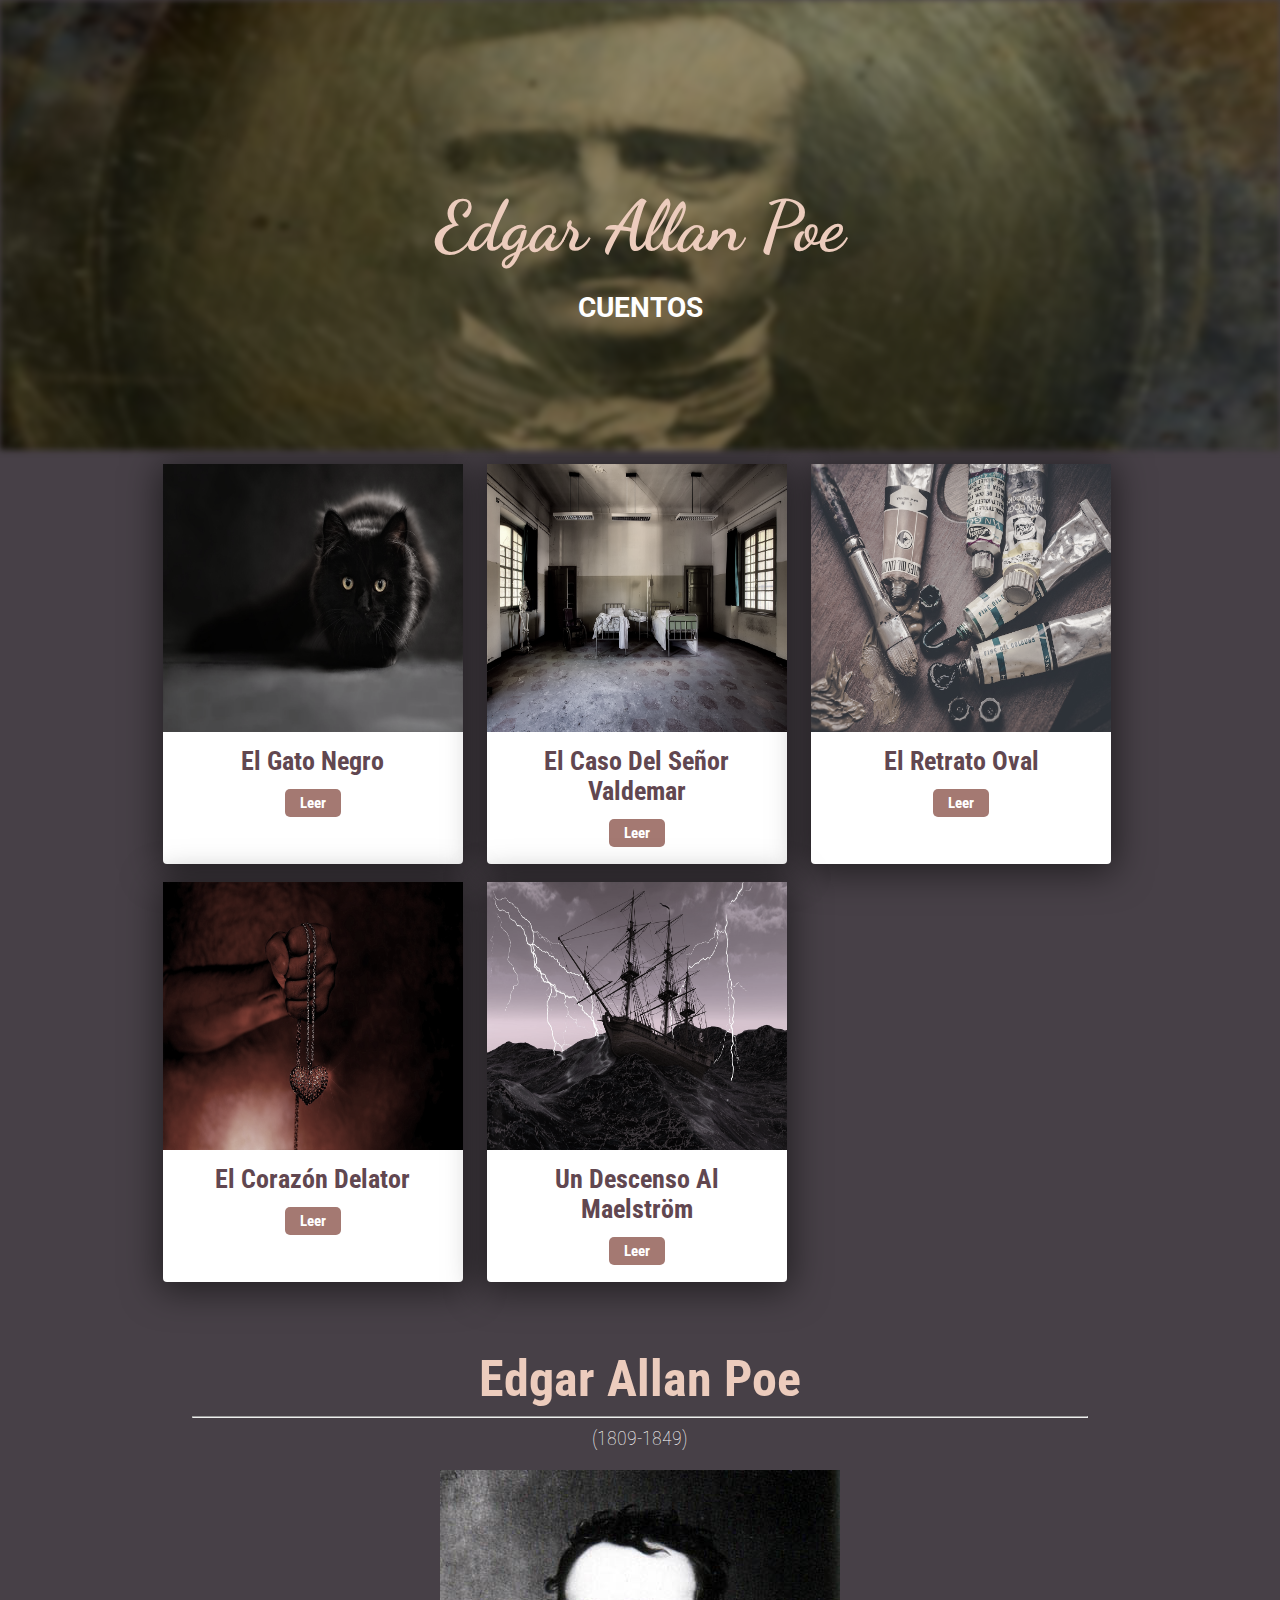
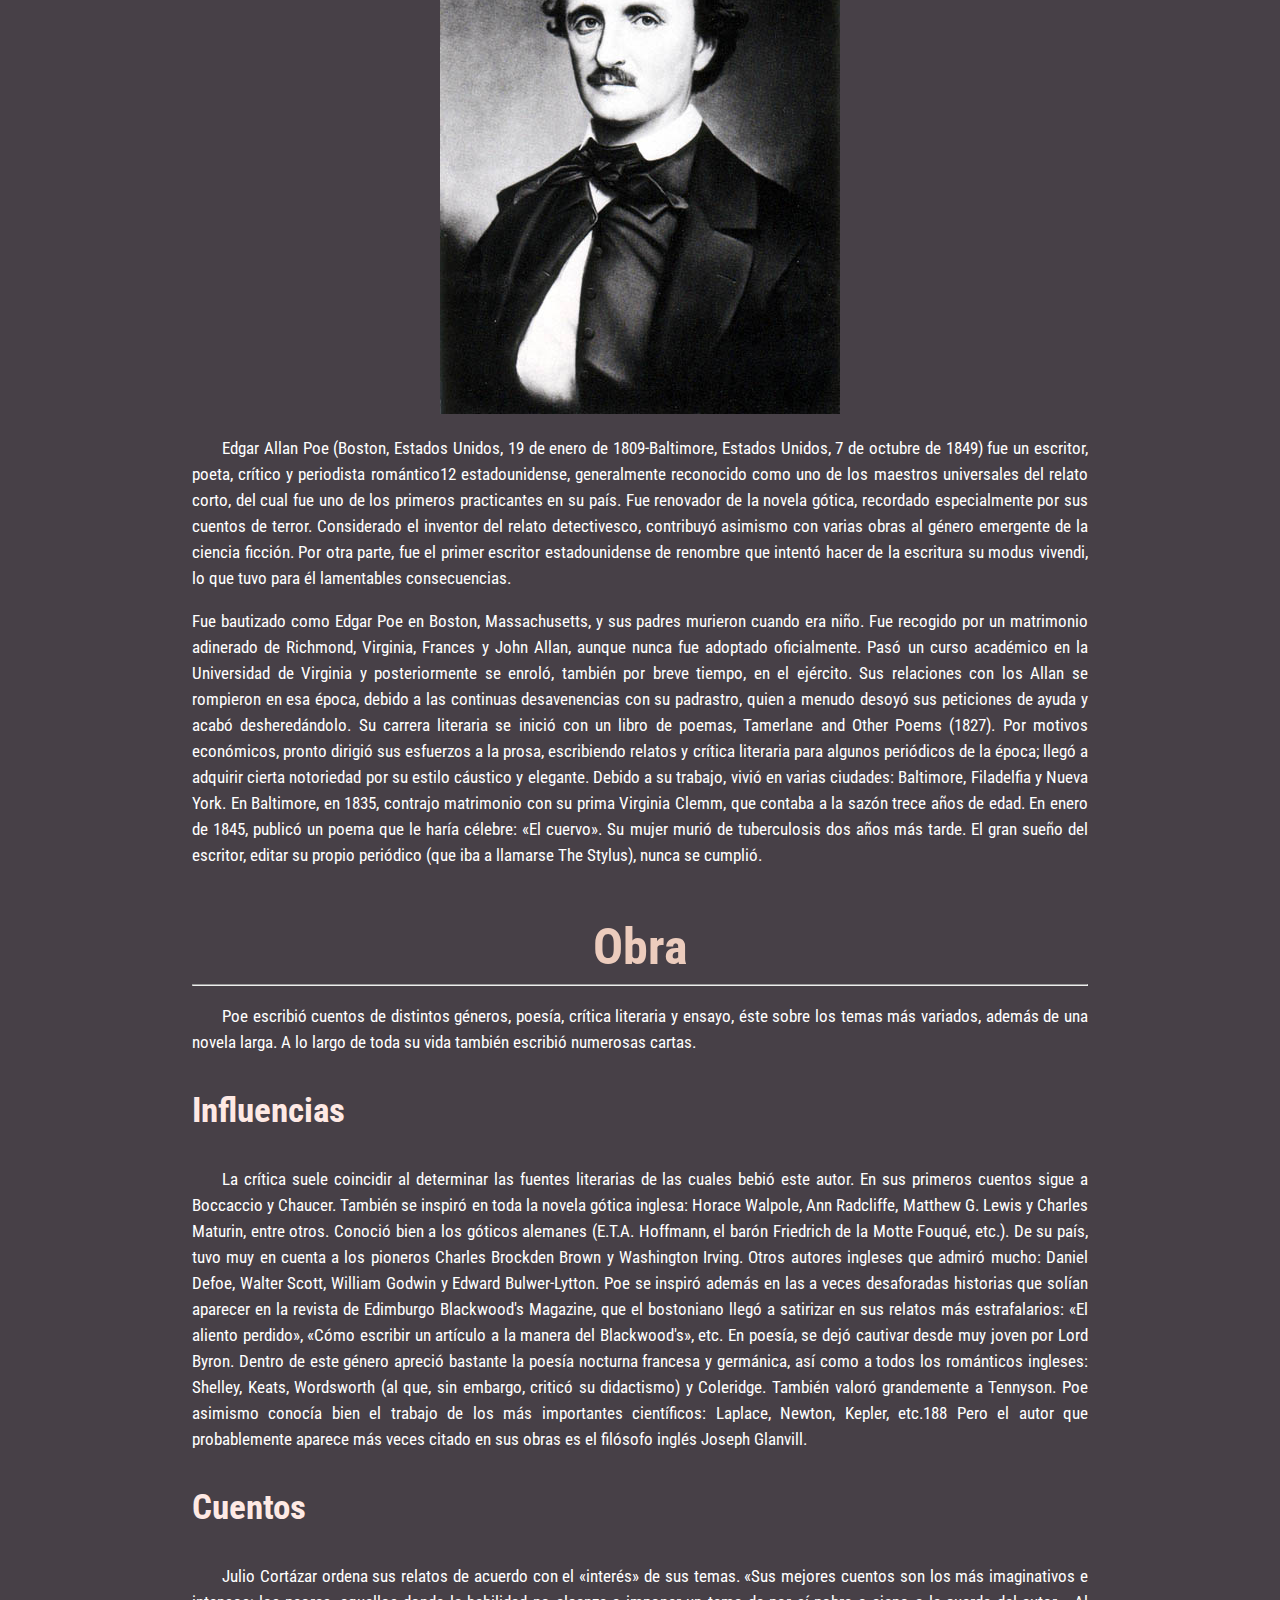
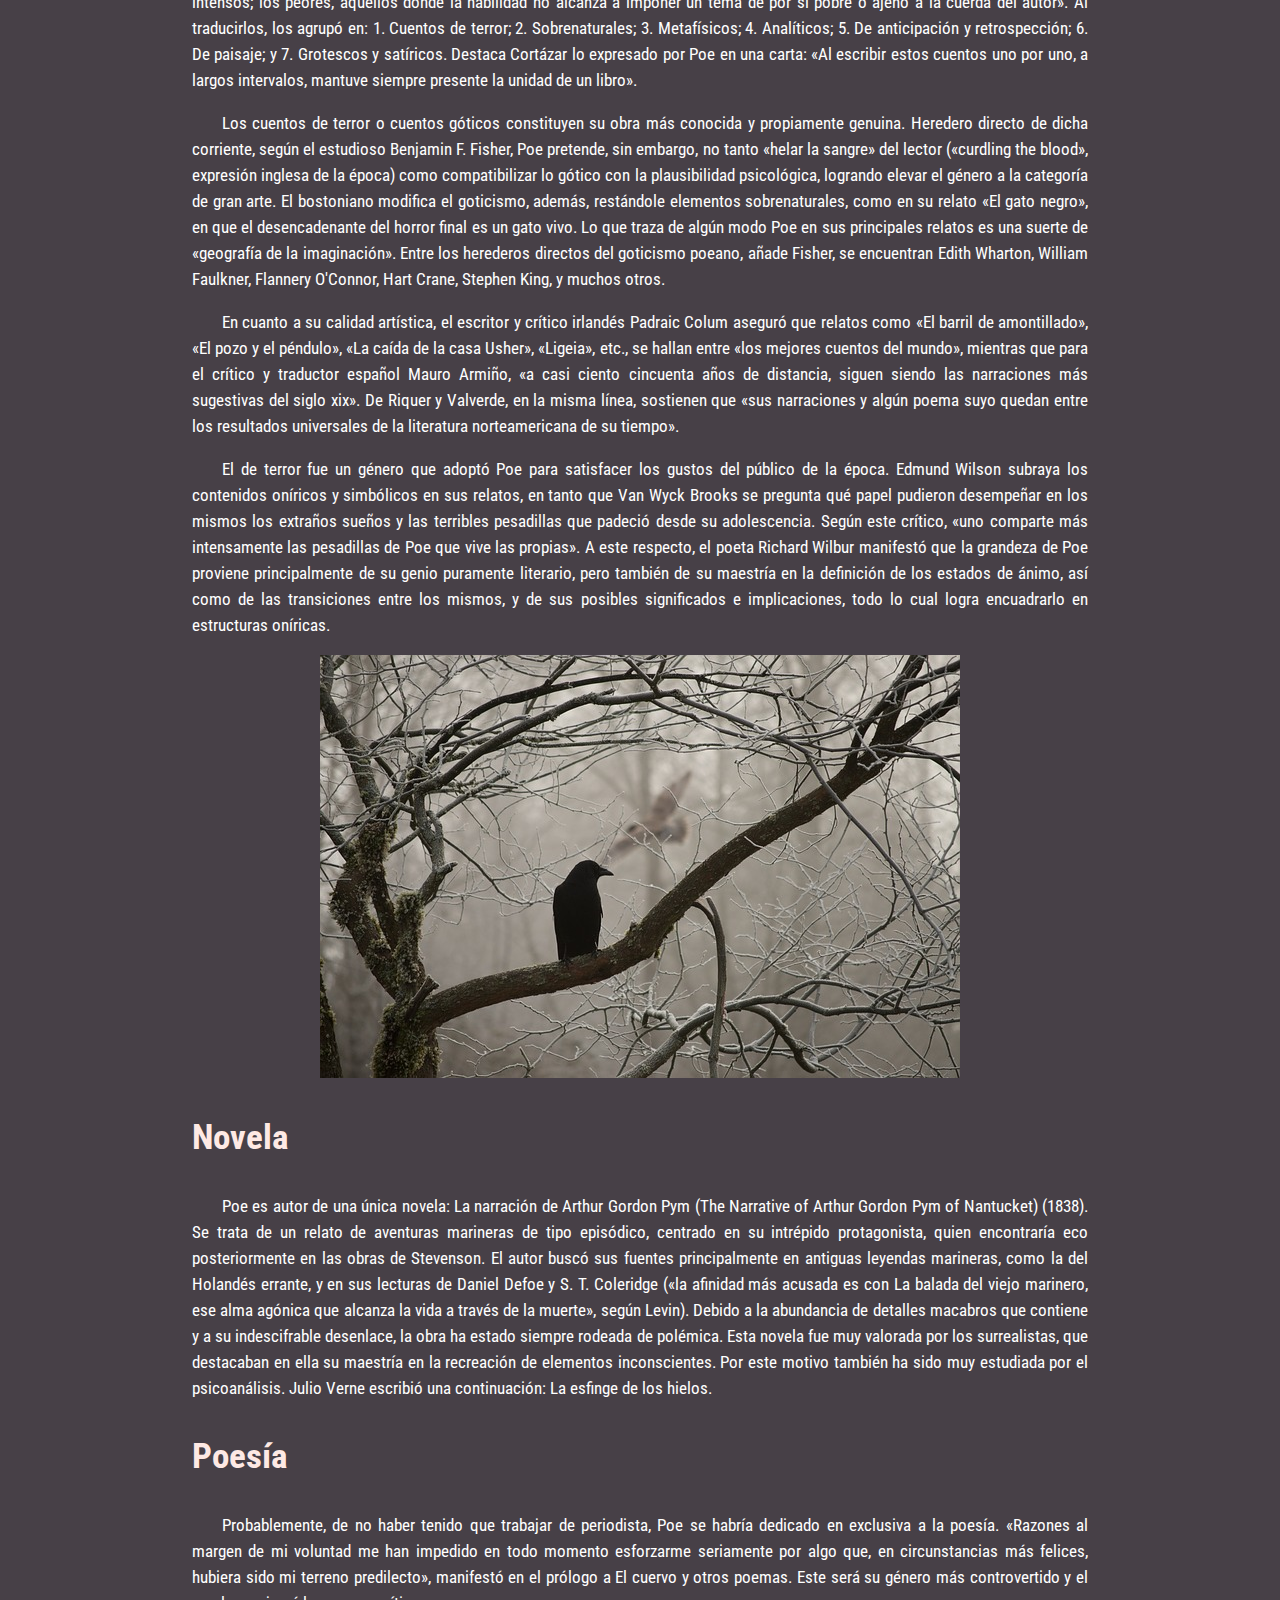
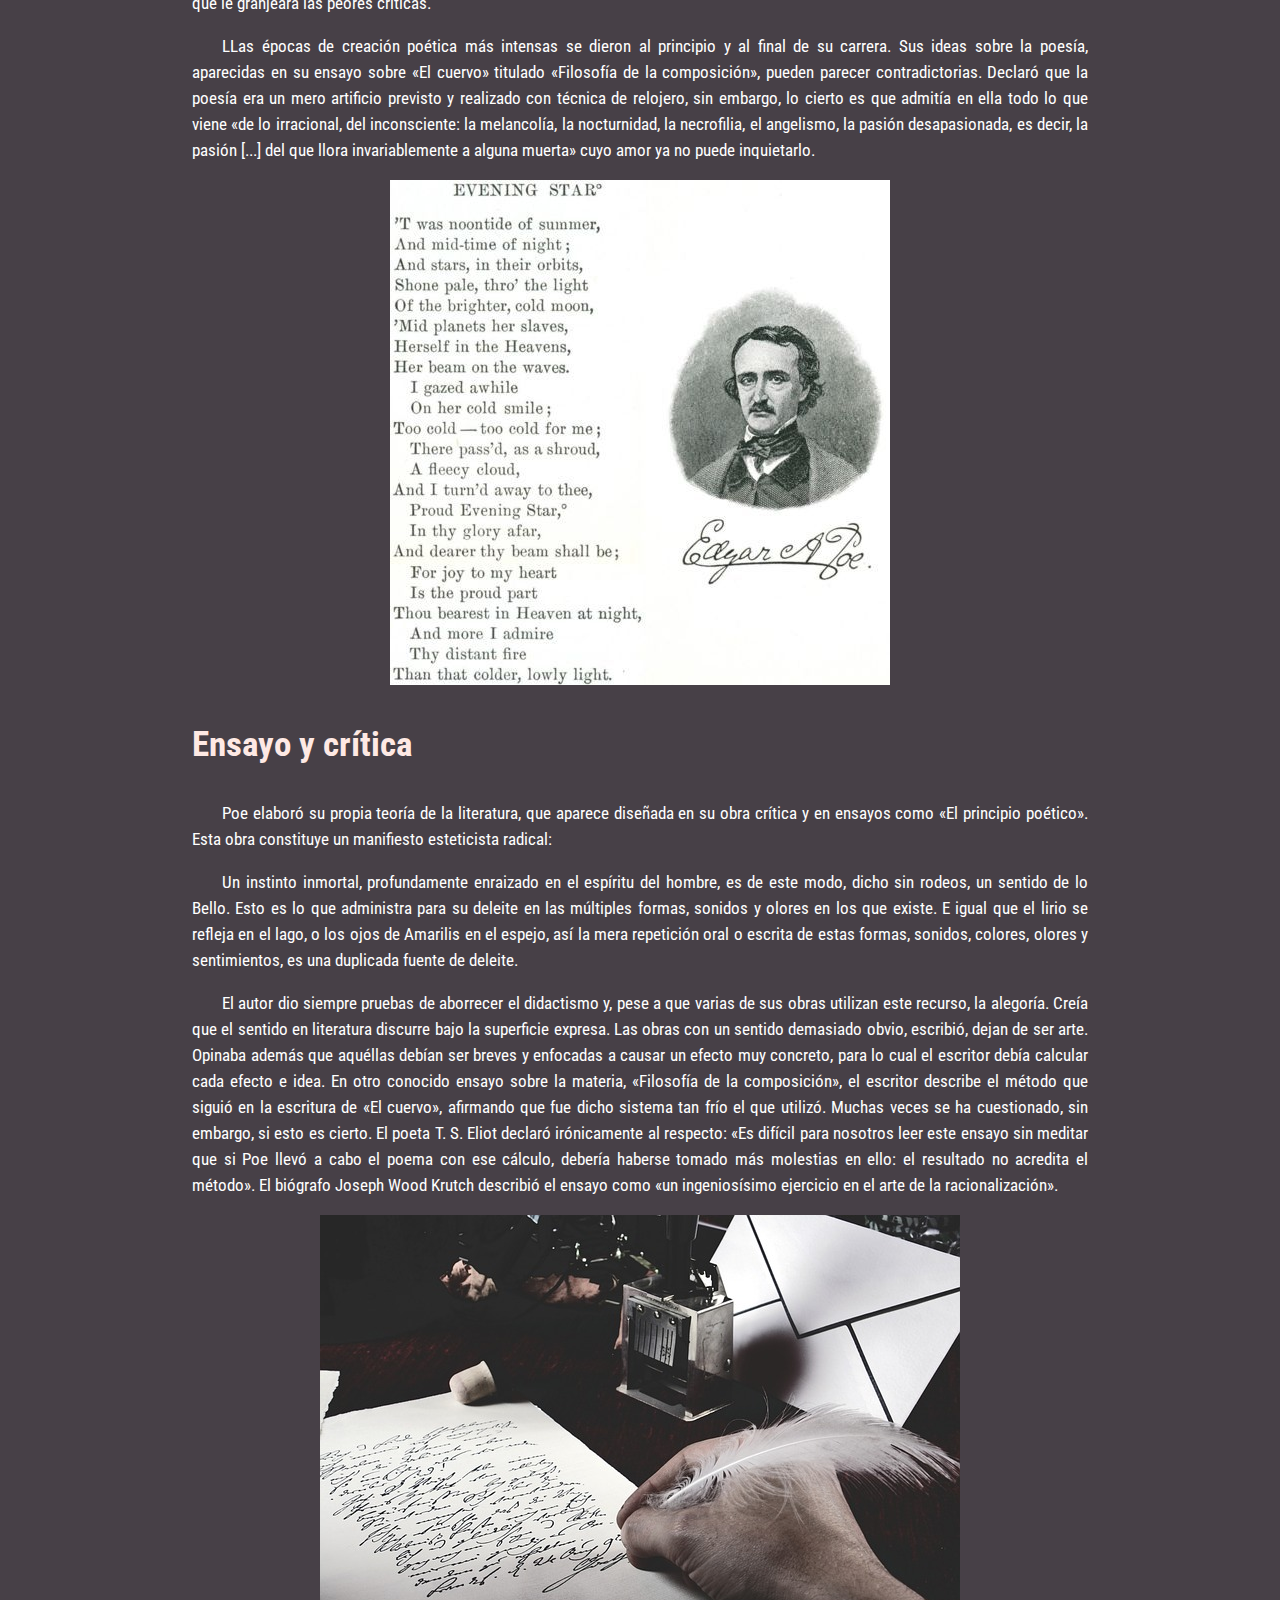
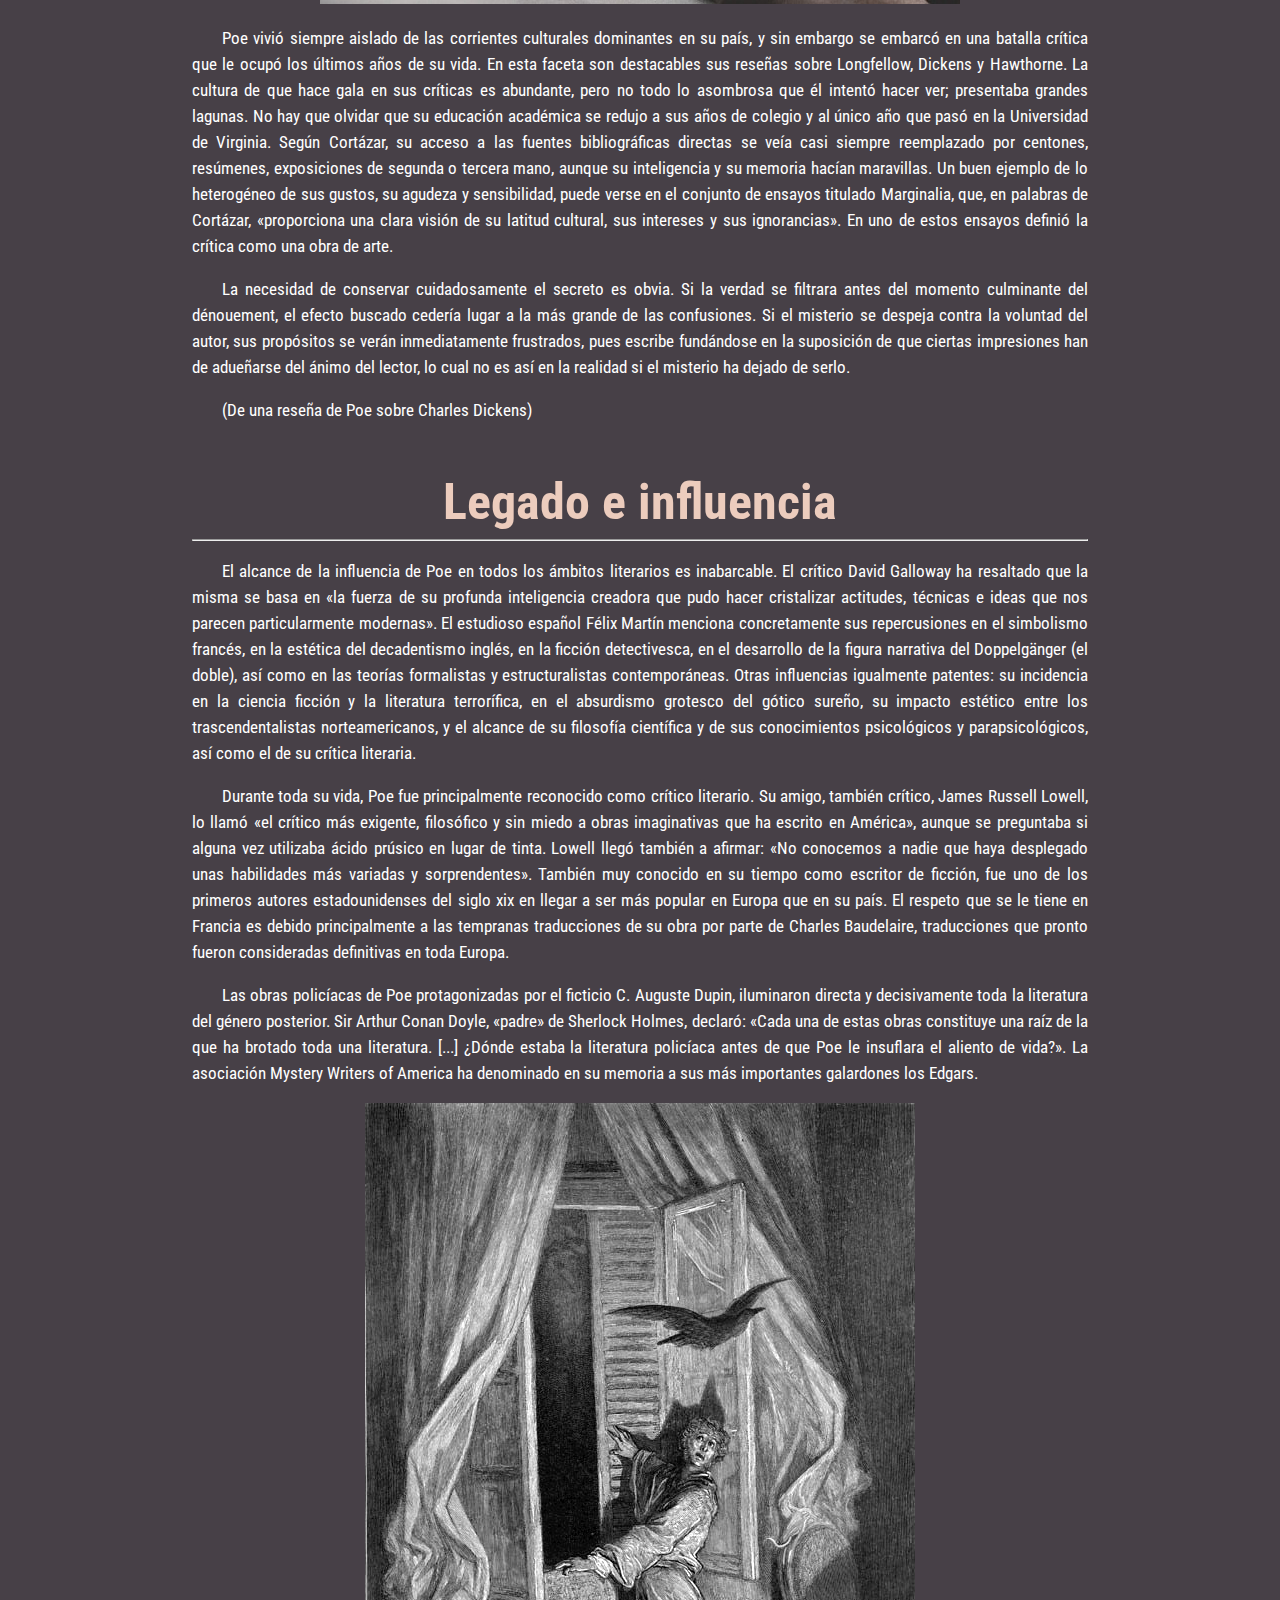
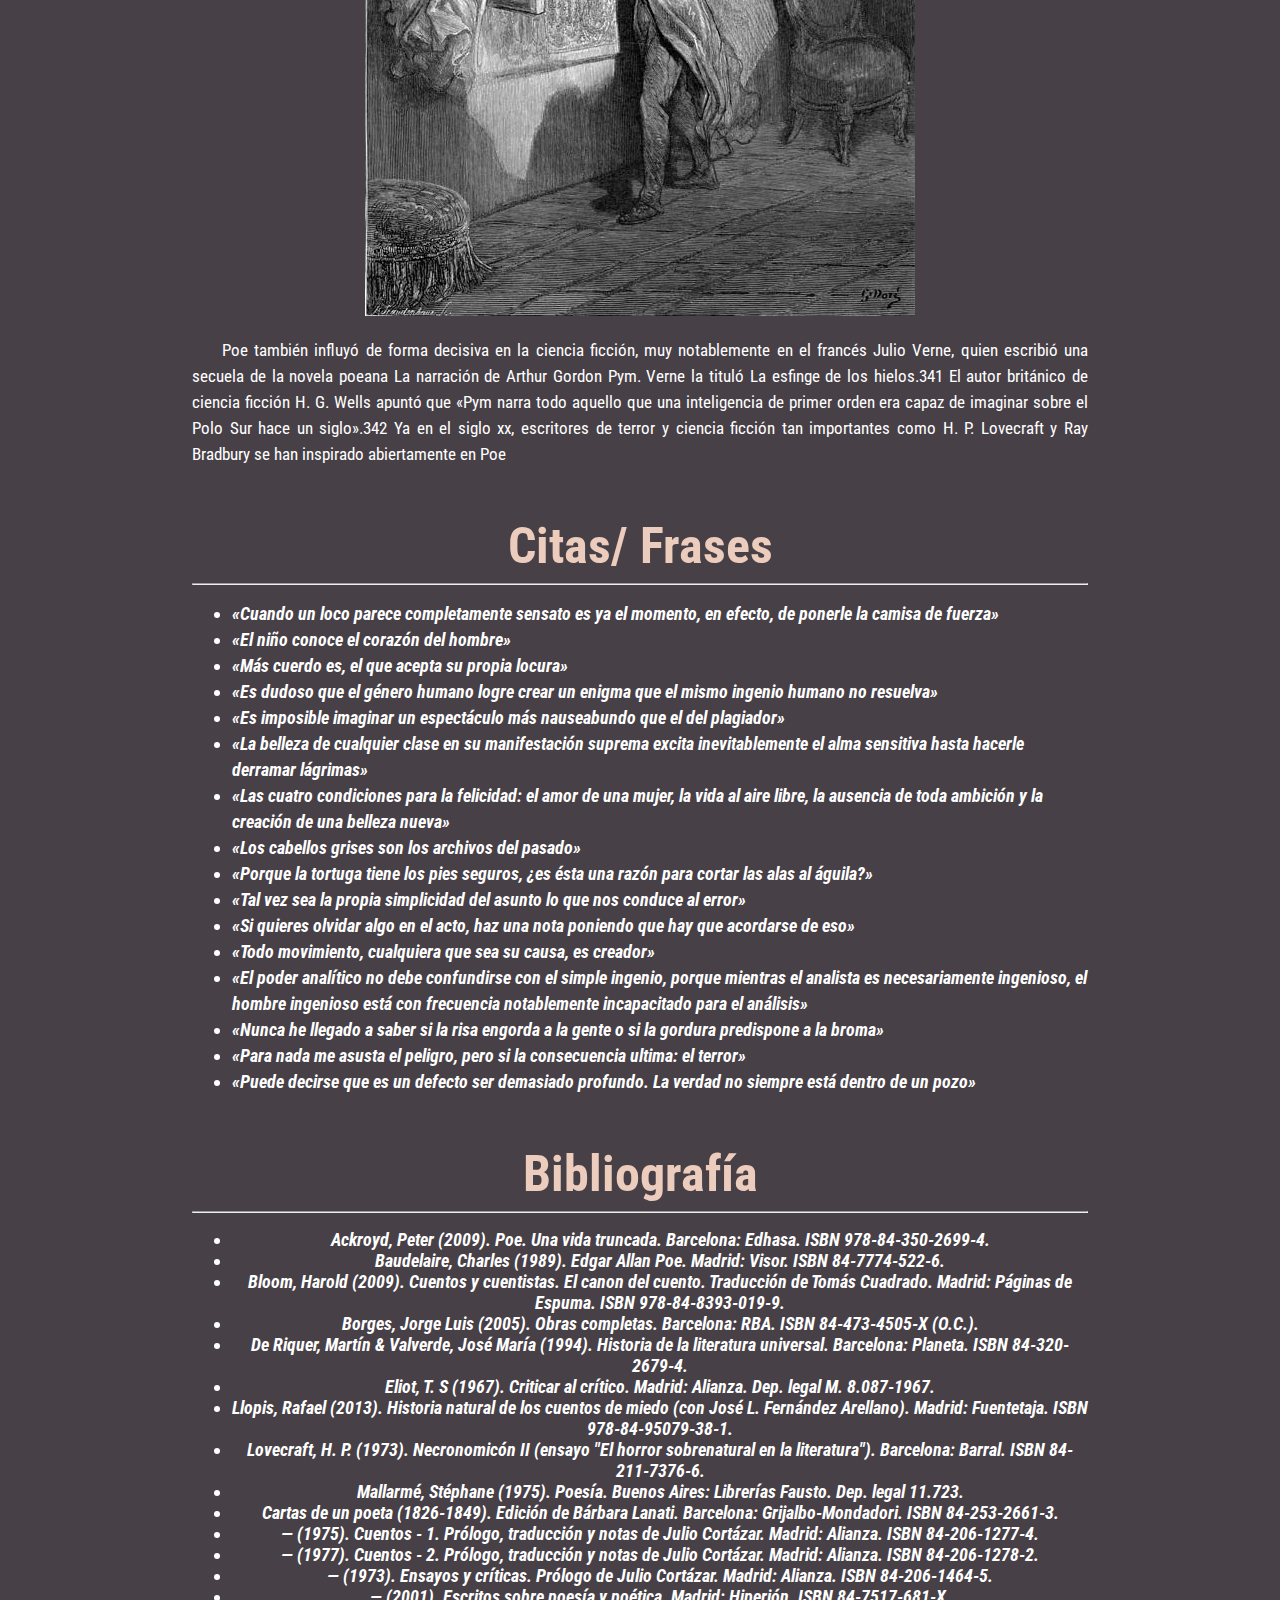
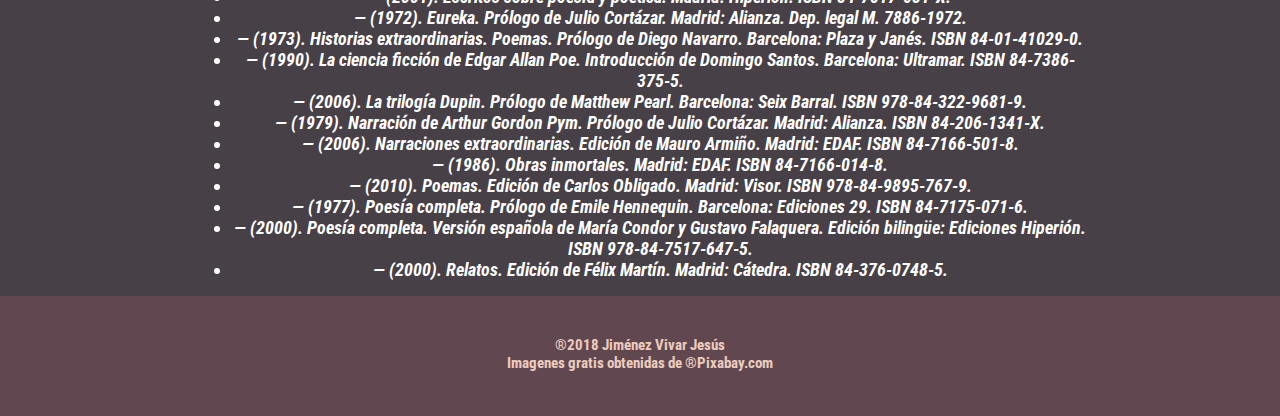
<file: index.html>
<!DOCTYPE html>
   <head>
     <meta charset="UTF-8">
     <title>Inicio</title>
      <link rel = "stylesheet" href ="css/estilo.css" />
      <link href="https://fonts.googleapis.com/css?family=Dancing+Script:700|Roboto:400,700|Roboto+Condensed:300,400,700" rel="stylesheet">
   </head>
  <body>
     <img src="img/edgar.jpg" class="img-principal">
     <h1 id="titulo-principal">Edgar Allan Poe</h1>
     <h1 id="titulo-principal-2">CUENTOS</h1>
   <div class="tabla">
     	<div class="tarjeta">
     		<img src="img/cat.jpg" class="img-tarjeta">
     		<h1>El Gato Negro</h1>
     		<a href="el gato negro.html" class="btn">Leer</a>
     	</div>
     	<div class="tarjeta">
     		<img src="img/hospital.jpg" class="img-tarjeta">
     		<h1>El Caso Del Señor Valdemar</h1>
     		<a href="valdemar.html" class="btn">Leer</a>
     	</div>
     	<div class="tarjeta">
     		<img src="img/retrato.jpg" class="img-tarjeta">
     		<h1>El Retrato Oval</h1>
     		<a href="el retrato oval.html" class="btn">Leer</a>
     	</div>
     	<div class="tarjeta">
     		<img src="img/corazon.jpg" class="img-tarjeta">
     		<h1>El Corazón Delator</h1>
     		<a href="el corazon delator.html" class="btn">Leer</a>
     	</div>
     	<div class="tarjeta">
     		<img src="img/storm.jpg" class="img-tarjeta">
     		<h1>Un Descenso Al Maelström</h1>
     		<a href="maelstrom.html" class="btn">Leer</a>
     	</div>
   </div>
   <div class="centro">
     <h2>Edgar Allan Poe</h2><hr>
        <h6>(1809-1849)</h6>
        <div class="primero">
        <img src="img/Edgar_foto.jpg" class="foto">
        <p class="p-derecho"><span class="sangria">E</span>dgar Allan Poe (Boston, Estados Unidos, 19 de enero de 1809-Baltimore, Estados Unidos, 7 de octubre de 1849) fue un escritor, poeta, crítico y periodista romántico1​2​ estadounidense, generalmente reconocido como uno de los maestros universales del relato corto, del cual fue uno de los primeros practicantes en su país. Fue renovador de la novela gótica, recordado especialmente por sus cuentos de terror. Considerado el inventor del relato detectivesco, contribuyó asimismo con varias obras al género emergente de la ciencia ficción. Por otra parte, fue el primer escritor estadounidense de renombre que intentó hacer de la escritura su modus vivendi, lo que tuvo para él lamentables consecuencias.</p>
        </div>
        <p class="p-centro">Fue bautizado como Edgar Poe en Boston, Massachusetts, y sus padres murieron cuando era niño. Fue recogido por un matrimonio adinerado de Richmond, Virginia, Frances y John Allan, aunque nunca fue adoptado oficialmente. Pasó un curso académico en la Universidad de Virginia y posteriormente se enroló, también por breve tiempo, en el ejército. Sus relaciones con los Allan se rompieron en esa época, debido a las continuas desavenencias con su padrastro, quien a menudo desoyó sus peticiones de ayuda y acabó desheredándolo. Su carrera literaria se inició con un libro de poemas, Tamerlane and Other Poems (1827). Por motivos económicos, pronto dirigió sus esfuerzos a la prosa, escribiendo relatos y crítica literaria para algunos periódicos de la época; llegó a adquirir cierta notoriedad por su estilo cáustico y elegante. Debido a su trabajo, vivió en varias ciudades: Baltimore, Filadelfia y Nueva York. En Baltimore, en 1835, contrajo matrimonio con su prima Virginia Clemm, que contaba a la sazón trece años de edad. En enero de 1845, publicó un poema que le haría célebre: «El cuervo». Su mujer murió de tuberculosis dos años más tarde. El gran sueño del escritor, editar su propio periódico (que iba a llamarse The Stylus), nunca se cumplió.</p>

        <h2>Obra</h2><hr>
        <p class="p-centro"><span class="sangria">P</span>oe escribió cuentos de distintos géneros, poesía, crítica literaria y ensayo, éste sobre los temas más variados, además de una novela larga. A lo largo de toda su vida también escribió numerosas cartas.</p>
        <h3>Influencias</h3>
        <p class="p-centro"><span class="sangria">L</span>a crítica suele coincidir al determinar las fuentes literarias de las cuales bebió este autor. En sus primeros cuentos sigue a Boccaccio y Chaucer. También se inspiró en toda la novela gótica inglesa: Horace Walpole, Ann Radcliffe, Matthew G. Lewis y Charles Maturin, entre otros. Conoció bien a los góticos alemanes (E.T.A. Hoffmann, el barón Friedrich de la Motte Fouqué, etc.). De su país, tuvo muy en cuenta a los pioneros Charles Brockden Brown y Washington Irving. Otros autores ingleses que admiró mucho: Daniel Defoe, Walter Scott, William Godwin y Edward Bulwer-Lytton. Poe se inspiró además en las a veces desaforadas historias que solían aparecer en la revista de Edimburgo Blackwood's Magazine, que el bostoniano llegó a satirizar en sus relatos más estrafalarios: «El aliento perdido», «Cómo escribir un artículo a la manera del Blackwood's», etc. En poesía, se dejó cautivar desde muy joven por Lord Byron. Dentro de este género apreció bastante la poesía nocturna francesa y germánica, así como a todos los románticos ingleses: Shelley, Keats, Wordsworth (al que, sin embargo, criticó su didactismo) y Coleridge. También valoró grandemente a Tennyson. Poe asimismo conocía bien el trabajo de los más importantes científicos: Laplace, Newton, Kepler, etc.188​ Pero el autor que probablemente aparece más veces citado en sus obras es el filósofo inglés Joseph Glanvill.
        </p>
        <h3>Cuentos</h3>
        <p class="p-centro"><span class="sangria">J</span>ulio Cortázar ordena sus relatos de acuerdo con el «interés» de sus temas. «Sus mejores cuentos son los más imaginativos e intensos; los peores, aquellos donde la habilidad no alcanza a imponer un tema de por sí pobre o ajeno a la cuerda del autor». Al traducirlos, los agrupó en: 1. Cuentos de terror; 2. Sobrenaturales; 3. Metafísicos; 4. Analíticos; 5. De anticipación y retrospección; 6. De paisaje; y 7. Grotescos y satíricos. Destaca Cortázar lo expresado por Poe en una carta: «Al escribir estos cuentos uno por uno, a largos intervalos, mantuve siempre presente la unidad de un libro».</p>
        <p class="p-centro"><span class="sangria">L</span>os cuentos de terror o cuentos góticos constituyen su obra más conocida y propiamente genuina. Heredero directo de dicha corriente, según el estudioso Benjamin F. Fisher, Poe pretende, sin embargo, no tanto «helar la sangre» del lector («curdling the blood», expresión inglesa de la época) como compatibilizar lo gótico con la plausibilidad psicológica, logrando elevar el género a la categoría de gran arte. El bostoniano modifica el goticismo, además, restándole elementos sobrenaturales, como en su relato «El gato negro», en que el desencadenante del horror final es un gato vivo. Lo que traza de algún modo Poe en sus principales relatos es una suerte de «geografía de la imaginación». Entre los herederos directos del goticismo poeano, añade Fisher, se encuentran Edith Wharton, William Faulkner, Flannery O'Connor, Hart Crane, Stephen King, y muchos otros.</p>
        <p class="p-centro"><span class="sangria">E</span>n cuanto a su calidad artística, el escritor y crítico irlandés Padraic Colum aseguró que relatos como «El barril de amontillado», «El pozo y el péndulo», «La caída de la casa Usher», «Ligeia», etc., se hallan entre «los mejores cuentos del mundo», mientras que para el crítico y traductor español Mauro Armiño, «a casi ciento cincuenta años de distancia, siguen siendo las narraciones más sugestivas del siglo xix». De Riquer y Valverde, en la misma línea, sostienen que «sus narraciones y algún poema suyo quedan entre los resultados universales de la literatura norteamericana de su tiempo».</p>
        <p class="p-centro"><span class="sangria">E</span>l de terror fue un género que adoptó Poe para satisfacer los gustos del público de la época. Edmund Wilson subraya los contenidos oníricos y simbólicos en sus relatos, en tanto que Van Wyck Brooks se pregunta qué papel pudieron desempeñar en los mismos los extraños sueños y las terribles pesadillas que padeció desde su adolescencia. Según este crítico, «uno comparte más intensamente las pesadillas de Poe que vive las propias». A este respecto, el poeta Richard Wilbur manifestó que la grandeza de Poe proviene principalmente de su genio puramente literario, pero también de su maestría en la definición de los estados de ánimo, así como de las transiciones entre los mismos, y de sus posibles significados e implicaciones, todo lo cual logra encuadrarlo en estructuras oníricas.</p>
        <img src="img/cuervo.jpg" class="centrar">
        <h3>Novela</h3>
        <p class="p-centro"><span class="sangria">P</span>oe es autor de una única novela: La narración de Arthur Gordon Pym (The Narrative of Arthur Gordon Pym of Nantucket) (1838). Se trata de un relato de aventuras marineras de tipo episódico, centrado en su intrépido protagonista, quien encontraría eco posteriormente en las obras de Stevenson. El autor buscó sus fuentes principalmente en antiguas leyendas marineras, como la del Holandés errante, y en sus lecturas de Daniel Defoe y S. T. Coleridge («la afinidad más acusada es con La balada del viejo marinero, ese alma agónica que alcanza la vida a través de la muerte», según Levin). Debido a la abundancia de detalles macabros que contiene y a su indescifrable desenlace, la obra ha estado siempre rodeada de polémica. Esta novela fue muy valorada por los surrealistas, que destacaban en ella su maestría en la recreación de elementos inconscientes. Por este motivo también ha sido muy estudiada por el psicoanálisis. Julio Verne escribió una continuación: La esfinge de los hielos.</p>
        <h3>Poesía</h3>
        <p class="p-centro"><span class="sangria">P</span>robablemente, de no haber tenido que trabajar de periodista, Poe se habría dedicado en exclusiva a la poesía. «Razones al margen de mi voluntad me han impedido en todo momento esforzarme seriamente por algo que, en circunstancias más felices, hubiera sido mi terreno predilecto», manifestó en el prólogo a El cuervo y otros poemas. Este será su género más controvertido y el que le granjeará las peores críticas.</p>
        <p class="p-centro"><span class="sangria">L</span>Las épocas de creación poética más intensas se dieron al principio y al final de su carrera. Sus ideas sobre la poesía, aparecidas en su ensayo sobre «El cuervo» titulado «Filosofía de la composición», pueden parecer contradictorias. Declaró que la poesía era un mero artificio previsto y realizado con técnica de relojero, sin embargo, lo cierto es que admitía en ella todo lo que viene «de lo irracional, del inconsciente: la melancolía, la nocturnidad, la necrofilia, el angelismo, la pasión desapasionada, es decir, la pasión [...] del que llora invariablemente a alguna muerta» cuyo amor ya no puede inquietarlo.</p>
        <img src="img/poesia.jpg" class="centrar">
        <h3>Ensayo y crítica</h3>
        <p class="p-centro"><span class="sangria">P</span>oe elaboró su propia teoría de la literatura, que aparece diseñada en su obra crítica y en ensayos como «El principio poético». Esta obra constituye un manifiesto esteticista radical:</p>
        <p class="p-pequeño"><span class="sangria">U</span>n instinto inmortal, profundamente enraizado en el espíritu del hombre, es de este modo, dicho sin rodeos, un sentido de lo Bello. Esto es lo que administra para su deleite en las múltiples formas, sonidos y olores en los que existe. E igual que el lirio se refleja en el lago, o los ojos de Amarilis en el espejo, así la mera repetición oral o escrita de estas formas, sonidos, colores, olores y sentimientos, es una duplicada fuente de deleite.</p>
        <p class="p-centro"><span class="sangria">E</span>l autor dio siempre pruebas de aborrecer el didactismo y, pese a que varias de sus obras utilizan este recurso, la alegoría. Creía que el sentido en literatura discurre bajo la superficie expresa. Las obras con un sentido demasiado obvio, escribió, dejan de ser arte. Opinaba además que aquéllas debían ser breves y enfocadas a causar un efecto muy concreto, para lo cual el escritor debía calcular cada efecto e idea. En otro conocido ensayo sobre la materia, «Filosofía de la composición», el escritor describe el método que siguió en la escritura de «El cuervo», afirmando que fue dicho sistema tan frío el que utilizó. Muchas veces se ha cuestionado, sin embargo, si esto es cierto. El poeta T. S. Eliot declaró irónicamente al respecto: «Es difícil para nosotros leer este ensayo sin meditar que si Poe llevó a cabo el poema con ese cálculo, debería haberse tomado más molestias en ello: el resultado no acredita el método». El biógrafo Joseph Wood Krutch describió el ensayo como «un ingeniosísimo ejercicio en el arte de la racionalización».</p>
        <img src="img/escribir.jpg" class="centrar">
        <p class="p-centro"><span class="sangria">P</span>oe vivió siempre aislado de las corrientes culturales dominantes en su país, y sin embargo se embarcó en una batalla crítica que le ocupó los últimos años de su vida. En esta faceta son destacables sus reseñas sobre Longfellow, Dickens y Hawthorne. La cultura de que hace gala en sus críticas es abundante, pero no todo lo asombrosa que él intentó hacer ver; presentaba grandes lagunas. No hay que olvidar que su educación académica se redujo a sus años de colegio y al único año que pasó en la Universidad de Virginia. Según Cortázar, su acceso a las fuentes bibliográficas directas se veía casi siempre reemplazado por centones, resúmenes, exposiciones de segunda o tercera mano, aunque su inteligencia y su memoria hacían maravillas. Un buen ejemplo de lo heterogéneo de sus gustos, su agudeza y sensibilidad, puede verse en el conjunto de ensayos titulado Marginalia, que, en palabras de Cortázar, «proporciona una clara visión de su latitud cultural, sus intereses y sus ignorancias». En uno de estos ensayos definió la crítica como una obra de arte.</p>
        <p class="p-pequeño"><span class="sangria">L</span>a necesidad de conservar cuidadosamente el secreto es obvia. Si la verdad se filtrara antes del momento culminante del dénouement, el efecto buscado cedería lugar a la más grande de las confusiones. Si el misterio se despeja contra la voluntad del autor, sus propósitos se verán inmediatamente frustrados, pues escribe fundándose en la suposición de que ciertas impresiones han de adueñarse del ánimo del lector, lo cual no es así en la realidad si el misterio ha dejado de serlo.</p>
        <p class="p-pequeño"><span class="sangria">(</span>De una reseña de Poe sobre Charles Dickens)</p>
        <h2>Legado e influencia</h2><hr>
        <p class="p-centro"><span class="sangria">E</span>l alcance de la influencia de Poe en todos los ámbitos literarios es inabarcable. El crítico David Galloway ha resaltado que la misma se basa en «la fuerza de su profunda inteligencia creadora que pudo hacer cristalizar actitudes, técnicas e ideas que nos parecen particularmente modernas». El estudioso español Félix Martín menciona concretamente sus repercusiones en el simbolismo francés, en la estética del decadentismo inglés, en la ficción detectivesca, en el desarrollo de la figura narrativa del Doppelgänger (el doble), así como en las teorías formalistas y estructuralistas contemporáneas. Otras influencias igualmente patentes: su incidencia en la ciencia ficción y la literatura terrorífica, en el absurdismo grotesco del gótico sureño, su impacto estético entre los trascendentalistas norteamericanos, y el alcance de su filosofía científica y de sus conocimientos psicológicos y parapsicológicos, así como el de su crítica literaria.</p>
        <p class="p-centro"><span class="sangria">D</span>urante toda su vida, Poe fue principalmente reconocido como crítico literario. Su amigo, también crítico, James Russell Lowell, lo llamó «el crítico más exigente, filosófico y sin miedo a obras imaginativas que ha escrito en América», aunque se preguntaba si alguna vez utilizaba ácido prúsico en lugar de tinta. Lowell llegó también a afirmar: «No conocemos a nadie que haya desplegado unas habilidades más variadas y sorprendentes». También muy conocido en su tiempo como escritor de ficción, fue uno de los primeros autores estadounidenses del siglo xix en llegar a ser más popular en Europa que en su país. El respeto que se le tiene en Francia es debido principalmente a las tempranas traducciones de su obra por parte de Charles Baudelaire, traducciones que pronto fueron consideradas definitivas en toda Europa.</p>
        <p class="p-centro"><span class="sangria">L</span>as obras policíacas de Poe protagonizadas por el ficticio C. Auguste Dupin, iluminaron directa y decisivamente toda la literatura del género posterior. Sir Arthur Conan Doyle, «padre» de Sherlock Holmes, declaró: «Cada una de estas obras constituye una raíz de la que ha brotado toda una literatura. [...] ¿Dónde estaba la literatura policíaca antes de que Poe le insuflara el aliento de vida?». La asociación Mystery Writers of America ha denominado en su memoria a sus más importantes galardones los Edgars.</p>
        <img src="img/obra1.jpg" id="obra1">
        <p class="p-centro"><span class="sangria">P</span>oe también influyó de forma decisiva en la ciencia ficción, muy notablemente en el francés Julio Verne, quien escribió una secuela de la novela poeana La narración de Arthur Gordon Pym. Verne la tituló La esfinge de los hielos.341​ El autor británico de ciencia ficción H. G. Wells apuntó que «Pym narra todo aquello que una inteligencia de primer orden era capaz de imaginar sobre el Polo Sur hace un siglo».342​ Ya en el siglo xx, escritores de terror y ciencia ficción tan importantes como H. P. Lovecraft y Ray Bradbury se han inspirado abiertamente en Poe</p>

        <h2>Citas/ Frases</h2><hr>
        <ul class="lista-izquierda">
          <li >«Cuando un loco parece completamente sensato es ya el momento, en efecto, de ponerle la camisa de fuerza»</li>
          <li >«El niño conoce el corazón del hombre»</li>
          <li >«Más cuerdo es, el que acepta su propia locura»</li>
          <li >«Es dudoso que el género humano logre crear un enigma que el mismo ingenio humano no resuelva»</li>
          <li >«Es imposible imaginar un espectáculo más nauseabundo que el del plagiador»</li>
          <li >«La belleza de cualquier clase en su manifestación suprema excita inevitablemente el alma sensitiva hasta hacerle derramar lágrimas»</li>
          <li >«Las cuatro condiciones para la felicidad: el amor de una mujer, la vida al aire libre, la ausencia de toda ambición y la creación de una belleza nueva»</li>
          <li >«Los cabellos grises son los archivos del pasado»</li>
          <li >«Porque la tortuga tiene los pies seguros, ¿es ésta una razón para cortar las alas al águila?»</li>
          <li >«Tal vez sea la propia simplicidad del asunto lo que nos conduce al error»</li>
          <li >«Si quieres olvidar algo en el acto, haz una nota poniendo que hay que acordarse de eso»</li>
          <li >«Todo movimiento, cualquiera que sea su causa, es creador»</li>
          <li >«El poder analítico no debe confundirse con el simple ingenio, porque mientras el analista es necesariamente ingenioso, el hombre ingenioso está con frecuencia notablemente incapacitado para el análisis»</li>
          <li >«Nunca he llegado a saber si la risa engorda a la gente o si la gordura predispone a la broma»</li>
          <li >«Para nada me asusta el peligro, pero si la consecuencia ultima: el terror»</li>
          <li >«Puede decirse que es un defecto ser demasiado profundo. La verdad no siempre está dentro de un pozo»</li>
        </ul>
        <h2>Bibliografía</h2><hr>
        <ul class="letra-ligera">
          <li >Ackroyd, Peter (2009). Poe. Una vida truncada. Barcelona: Edhasa. ISBN 978-84-350-2699-4.</li>
          <li >Baudelaire, Charles (1989). Edgar Allan Poe. Madrid: Visor. ISBN 84-7774-522-6.</li>
          <li >Bloom, Harold (2009). Cuentos y cuentistas. El canon del cuento. Traducción de Tomás Cuadrado. Madrid: Páginas de Espuma. ISBN 978-84-8393-019-9.</li>
          <li >Borges, Jorge Luis (2005). Obras completas. Barcelona: RBA. ISBN 84-473-4505-X (O.C.).</li>
          <li >De Riquer, Martín & Valverde, José María (1994). Historia de la literatura universal. Barcelona: Planeta. ISBN 84-320-2679-4.</li>
          <li >Eliot, T. S (1967). Criticar al crítico. Madrid: Alianza. Dep. legal M. 8.087-1967.</li>
          <li >Llopis, Rafael (2013). Historia natural de los cuentos de miedo (con José L. Fernández Arellano). Madrid: Fuentetaja. ISBN 978-84-95079-38-1.</li>
          <li >Lovecraft, H. P. (1973). Necronomicón II (ensayo "El horror sobrenatural en la literatura"). Barcelona: Barral. ISBN 84-211-7376-6.</li>
          <li >Mallarmé, Stéphane (1975). Poesía. Buenos Aires: Librerías Fausto. Dep. legal 11.723.</li>
          <li >Cartas de un poeta (1826-1849). Edición de Bárbara Lanati. Barcelona: Grijalbo-Mondadori. ISBN 84-253-2661-3.</li>
          <li >— (1975). Cuentos - 1. Prólogo, traducción y notas de Julio Cortázar. Madrid: Alianza. ISBN 84-206-1277-4.</li>
          <li >— (1977). Cuentos - 2. Prólogo, traducción y notas de Julio Cortázar. Madrid: Alianza. ISBN 84-206-1278-2.</li>
          <li >— (1973). Ensayos y críticas. Prólogo de Julio Cortázar. Madrid: Alianza. ISBN 84-206-1464-5.</li>
          <li >— (2001). Escritos sobre poesía y poética. Madrid: Hiperión. ISBN 84-7517-681-X.</li>
          <li >— (1972). Eureka. Prólogo de Julio Cortázar. Madrid: Alianza. Dep. legal M. 7886-1972.</li>
          <li >— (1973). Historias extraordinarias. Poemas. Prólogo de Diego Navarro. Barcelona: Plaza y Janés. ISBN 84-01-41029-0.</li>
          <li >— (1990). La ciencia ficción de Edgar Allan Poe. Introducción de Domingo Santos. Barcelona: Ultramar. ISBN 84-7386-375-5.</li>
          <li >— (2006). La trilogía Dupin. Prólogo de Matthew Pearl. Barcelona: Seix Barral. ISBN 978-84-322-9681-9.</li>
          <li >— (1979). Narración de Arthur Gordon Pym. Prólogo de Julio Cortázar. Madrid: Alianza. ISBN 84-206-1341-X.</li>
          <li >— (2006). Narraciones extraordinarias. Edición de Mauro Armiño. Madrid: EDAF. ISBN 84-7166-501-8.</li>
          <li >— (1986). Obras inmortales. Madrid: EDAF. ISBN 84-7166-014-8.</li>
          <li >— (2010). Poemas. Edición de Carlos Obligado. Madrid: Visor. ISBN 978-84-9895-767-9.</li>
          <li >— (1977). Poesía completa. Prólogo de Emile Hennequin. Barcelona: Ediciones 29. ISBN 84-7175-071-6.</li>
          <li >— (2000). Poesía completa. Versión española de María Condor y Gustavo Falaquera. Edición bilingüe: Ediciones Hiperión. ISBN 978-84-7517-647-5.</li>
          <li >— (2000). Relatos. Edición de Félix Martín. Madrid: Cátedra. ISBN 84-376-0748-5.</li>
        </ul>
     </div>
     <footer>
            <h5 class="text-footer">®2018 Jiménez Vivar Jesús</h5>
            <h5 class="text-footer">Imagenes gratis obtenidas de ®Pixabay.com</h5>
     </footer>
   </body>
 </html>
</file>
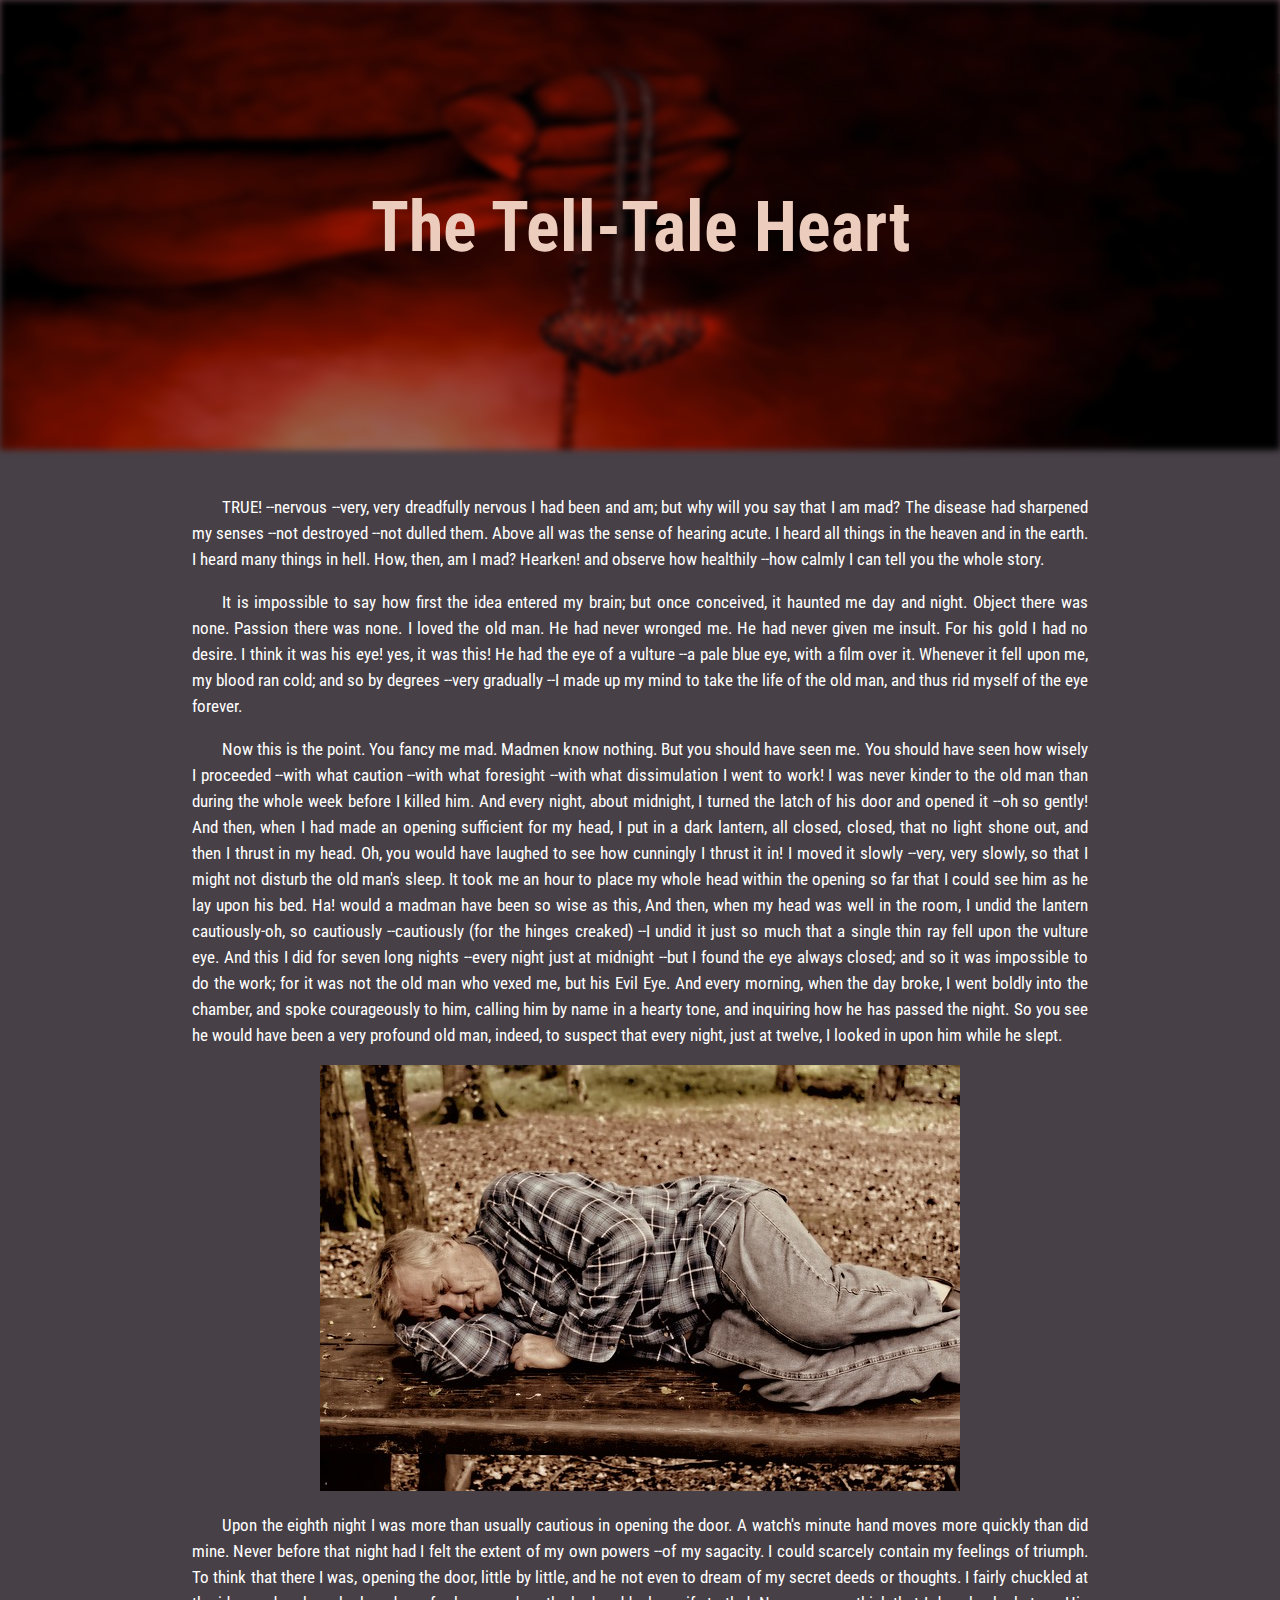
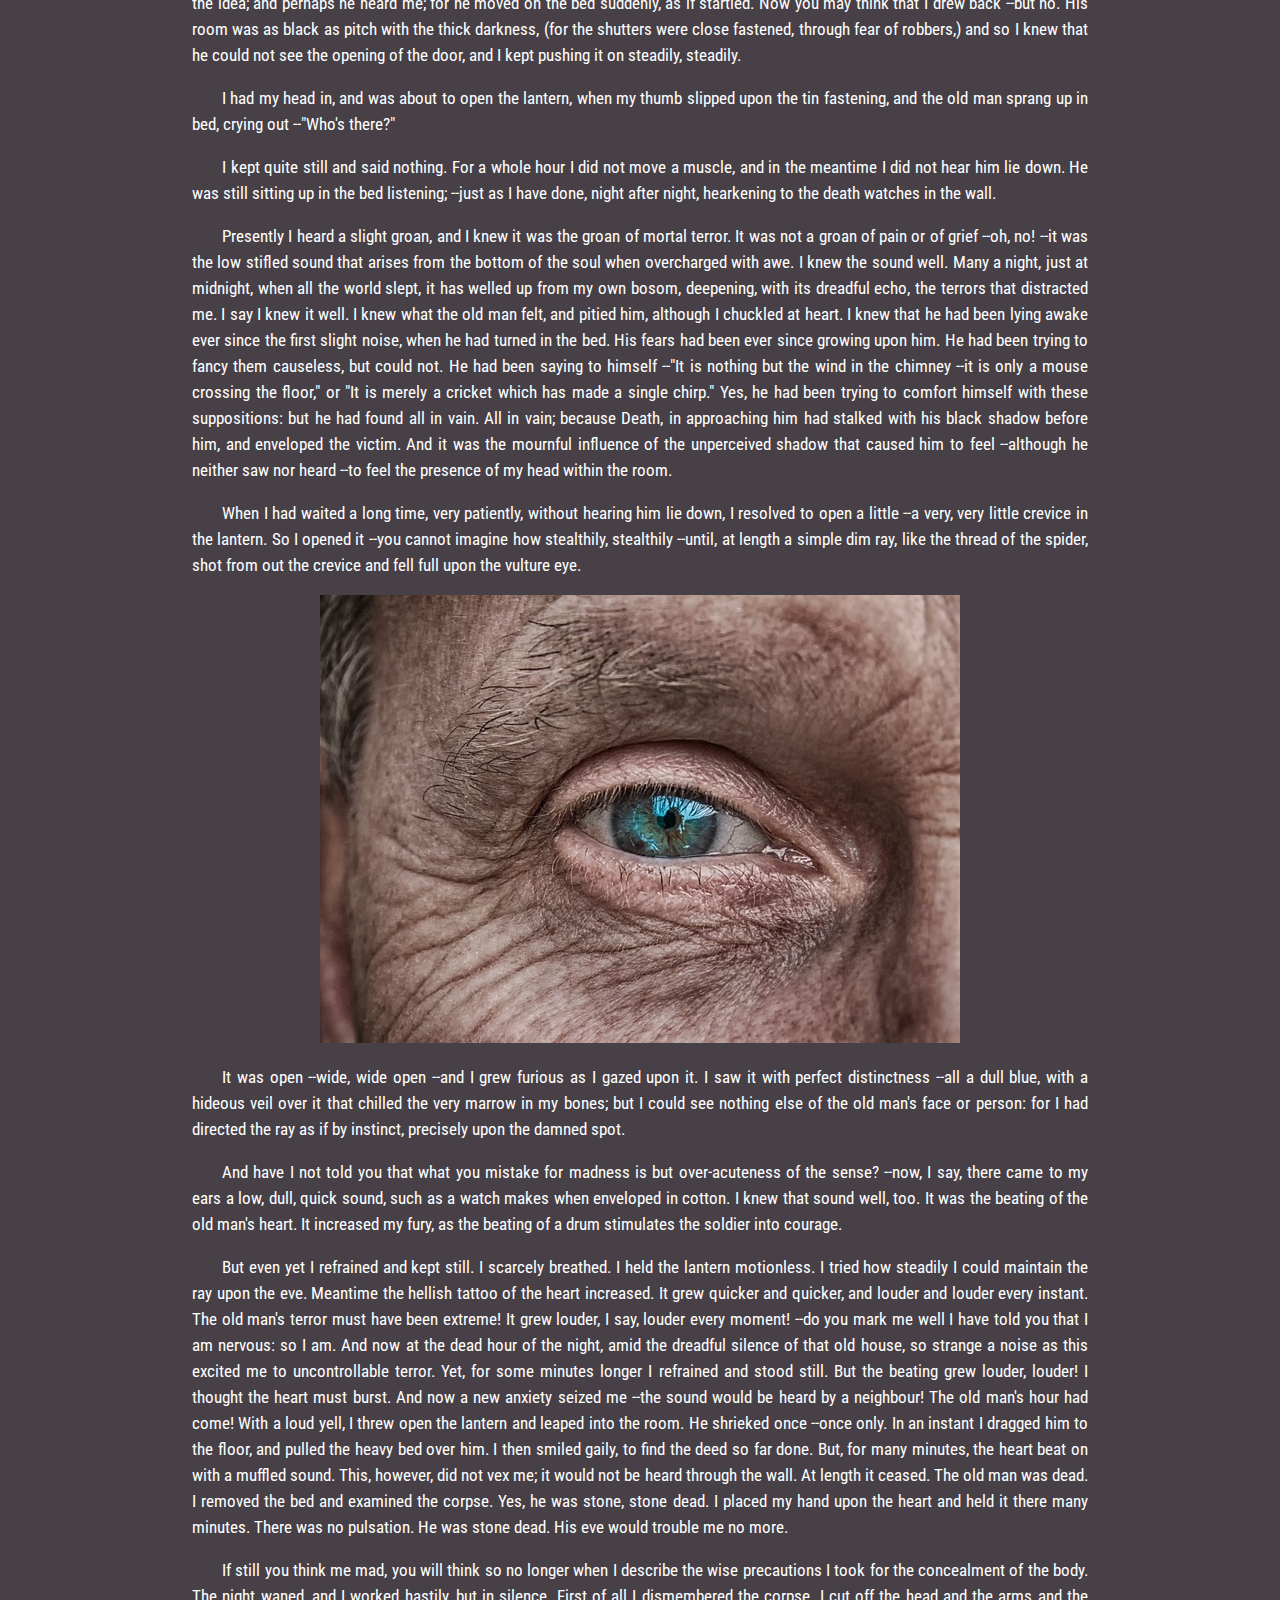
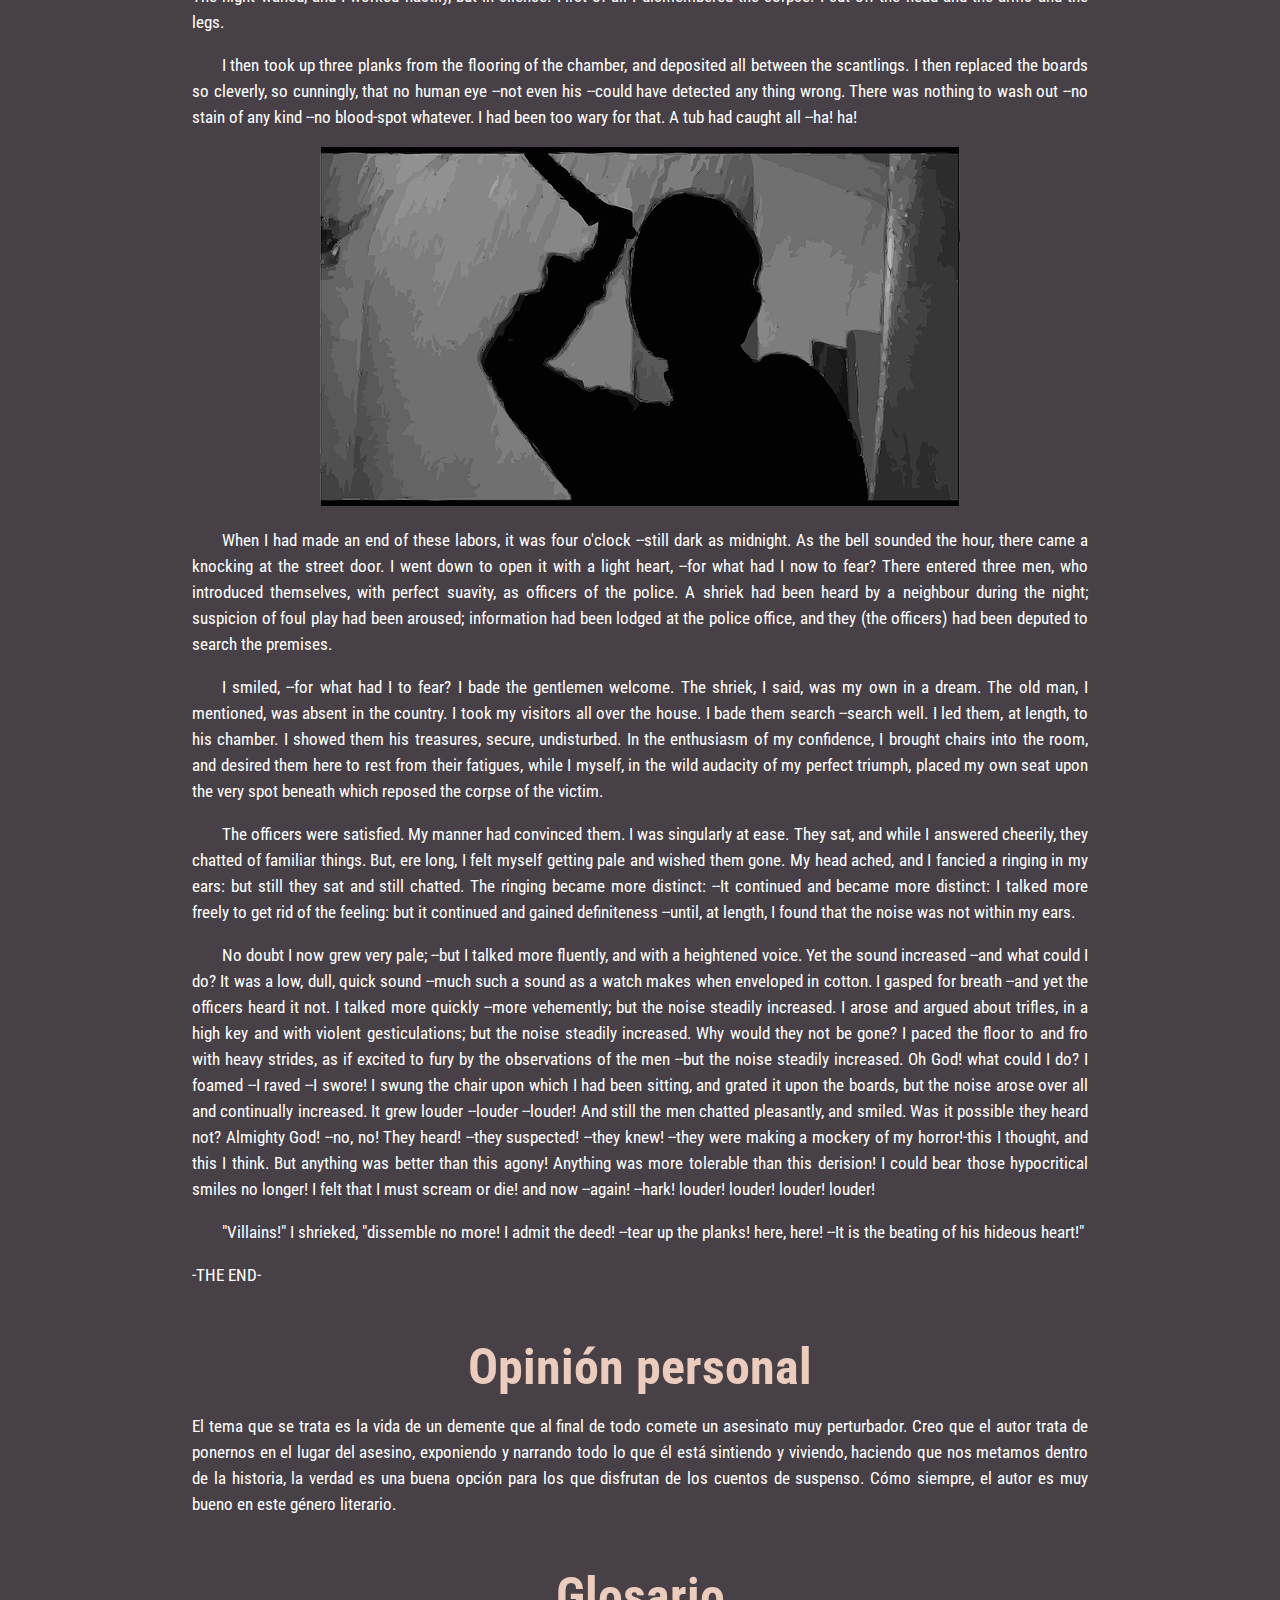
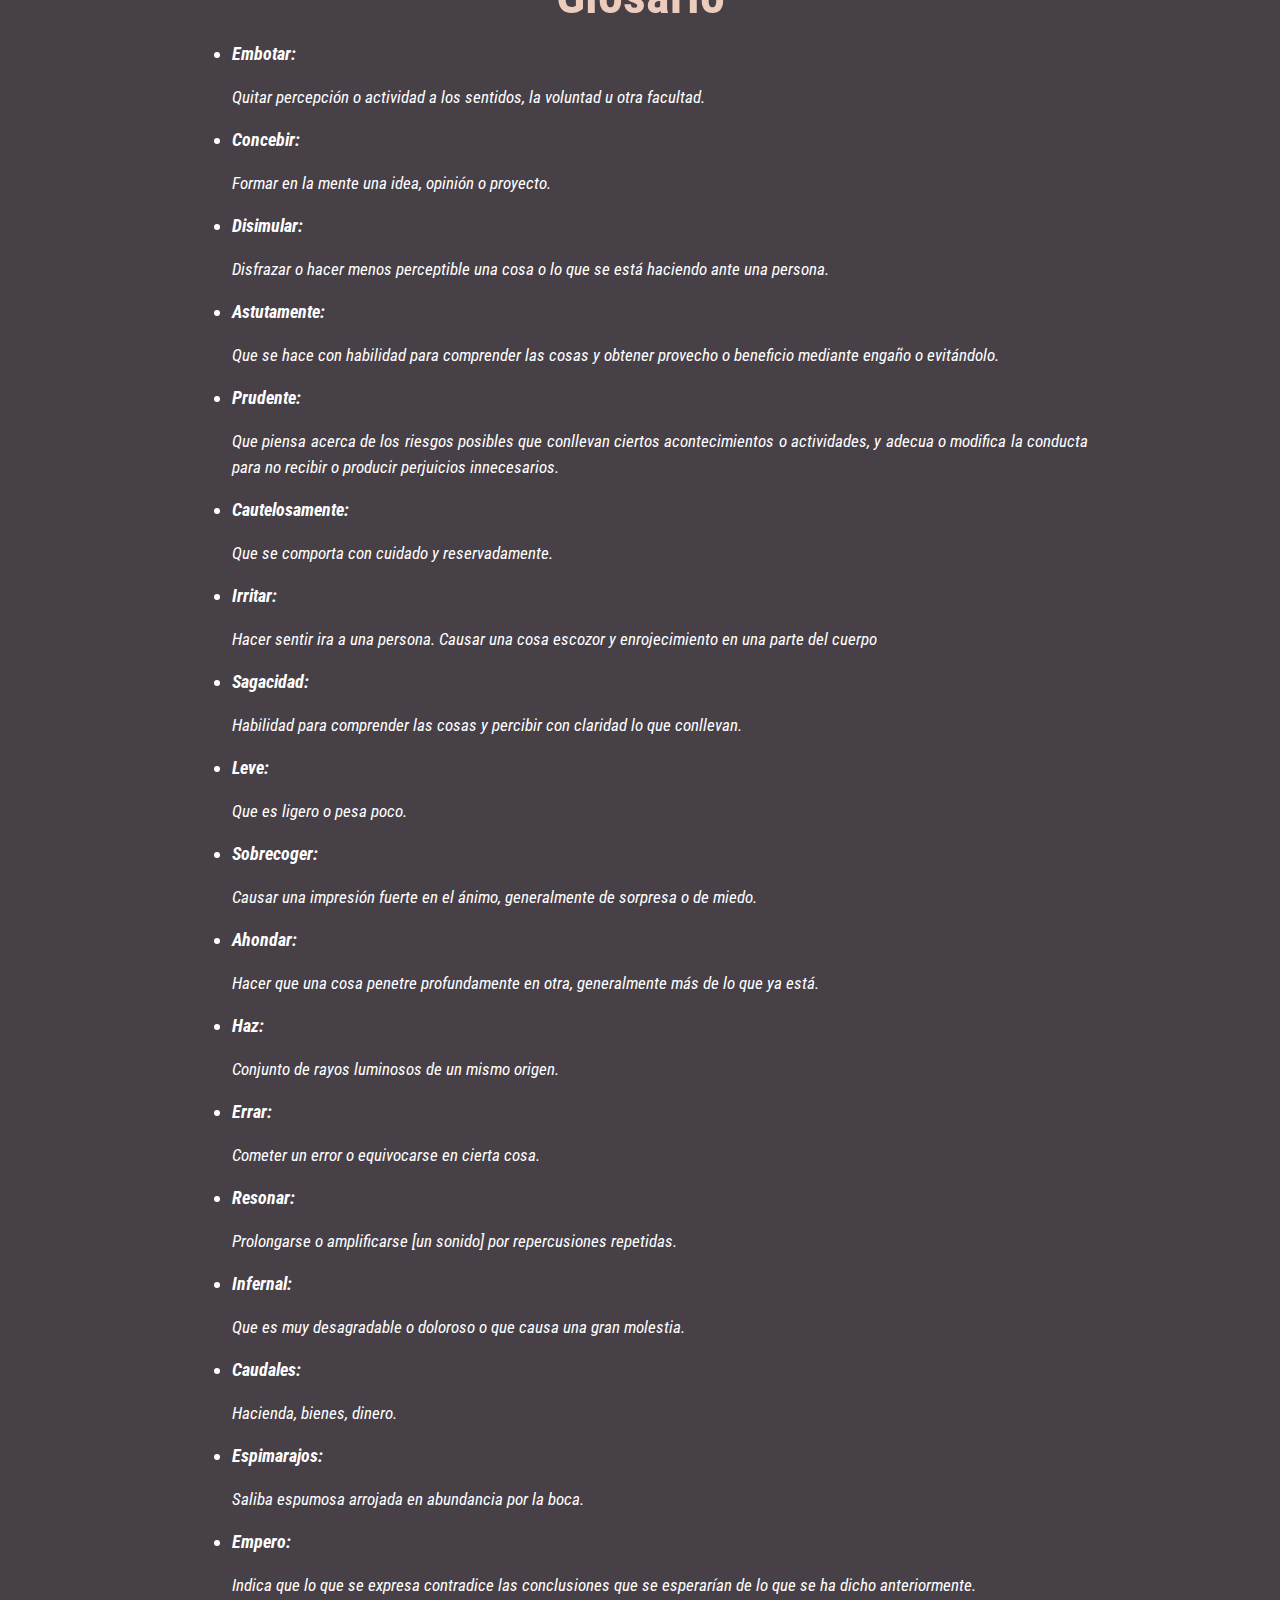
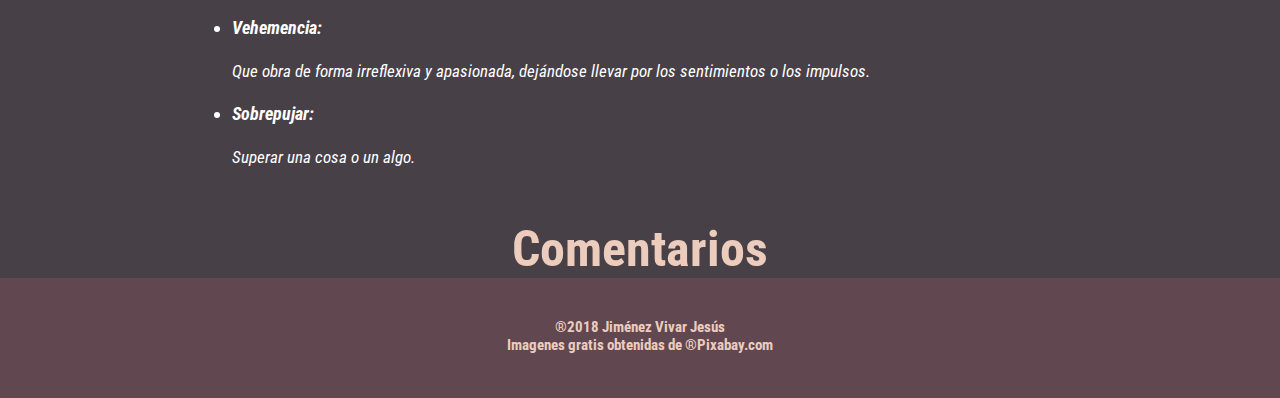
<file: el corazon delator.html>
<!DOCTYPE html>
   <head>
     <meta charset="UTF-8">
     <title>El Corazón Delator</title>
      <link rel = "stylesheet" href ="css/estilo.css" />
      <link href="https://fonts.googleapis.com/css?family=Dancing+Script:700|Roboto:400,700|Roboto+Condensed:300,400,700" rel="stylesheet">
   </head>
   <body>
     <div class="menu">
       <h5>El Corazón Delator</h5>
       <a href="#lectura" class="btn">Lectura</a>
       <a href="#opinion" class="btn">Opinión Personal</a>
       <a href="#glosario" class="btn">Glosario</a>
       <a href="#comentarios" class="btn">Comentarios</a>
     </div>
     <a href="index.html"><img src="img/atras.png" class="atras"></a>
     <a name="lectura">
     <img src="img/corazon.jpg" class="img-principal">
     <h1 class="titulo-cuento">The Tell-Tale Heart</h1>
     
     <div class="centro">
        <p class="p-centro"><span class="sangria">T</span>RUE! --nervous --very, very dreadfully nervous I had been and am; but why will you say that I am mad? The disease had sharpened my senses --not destroyed --not dulled them. Above all was the sense of hearing acute. I heard all things in the heaven and in the earth. I heard many things in hell. How, then, am I mad? Hearken! and observe how healthily --how calmly I can tell you the whole story. </p>
        <p class="p-centro"><span class="sangria">I</span>t is impossible to say how first the idea entered my brain; but once conceived, it haunted me day and night. Object there was none. Passion there was none. I loved the old man. He had never wronged me. He had never given me insult. For his gold I had no desire. I think it was his eye! yes, it was this! He had the eye of a vulture --a pale blue eye, with a film over it. Whenever it fell upon me, my blood ran cold; and so by degrees --very gradually --I made up my mind to take the life of the old man, and thus rid myself of the eye forever. </p>
        <p class="p-centro"><span class="sangria">N</span>ow this is the point. You fancy me mad. Madmen know nothing. But you should have seen me. You should have seen how wisely I proceeded --with what caution --with what foresight --with what dissimulation I went to work! I was never kinder to the old man than during the whole week before I killed him. And every night, about midnight, I turned the latch of his door and opened it --oh so gently! And then, when I had made an opening sufficient for my head, I put in a dark lantern, all closed, closed, that no light shone out, and then I thrust in my head. Oh, you would have laughed to see how cunningly I thrust it in! I moved it slowly --very, very slowly, so that I might not disturb the old man's sleep. It took me an hour to place my whole head within the opening so far that I could see him as he lay upon his bed. Ha! would a madman have been so wise as this, And then, when my head was well in the room, I undid the lantern cautiously-oh, so cautiously --cautiously (for the hinges creaked) --I undid it just so much that a single thin ray fell upon the vulture eye. And this I did for seven long nights --every night just at midnight --but I found the eye always closed; and so it was impossible to do the work; for it was not the old man who vexed me, but his Evil Eye. And every morning, when the day broke, I went boldly into the chamber, and spoke courageously to him, calling him by name in a hearty tone, and inquiring how he has passed the night. So you see he would have been a very profound old man, indeed, to suspect that every night, just at twelve, I looked in upon him while he slept. </p>
        <img src="img/corazon1.jpg">
        <p class="p-centro"><span class="sangria">U</span>pon the eighth night I was more than usually cautious in opening the door. A watch's minute hand moves more quickly than did mine. Never before that night had I felt the extent of my own powers --of my sagacity. I could scarcely contain my feelings of triumph. To think that there I was, opening the door, little by little, and he not even to dream of my secret deeds or thoughts. I fairly chuckled at the idea; and perhaps he heard me; for he moved on the bed suddenly, as if startled. Now you may think that I drew back --but no. His room was as black as pitch with the thick darkness, (for the shutters were close fastened, through fear of robbers,) and so I knew that he could not see the opening of the door, and I kept pushing it on steadily, steadily. </p>
        <p class="p-centro"><span class="sangria">I</span> had my head in, and was about to open the lantern, when my thumb slipped upon the tin fastening, and the old man sprang up in bed, crying out --"Who's there?" </p>
        <p class="p-centro"><span class="sangria">I</span> kept quite still and said nothing. For a whole hour I did not move a muscle, and in the meantime I did not hear him lie down. He was still sitting up in the bed listening; --just as I have done, night after night, hearkening to the death watches in the wall. </p>
        <p class="p-centro"><span class="sangria">P</span>resently I heard a slight groan, and I knew it was the groan of mortal terror. It was not a groan of pain or of grief --oh, no! --it was the low stifled sound that arises from the bottom of the soul when overcharged with awe. I knew the sound well. Many a night, just at midnight, when all the world slept, it has welled up from my own bosom, deepening, with its dreadful echo, the terrors that distracted me. I say I knew it well. I knew what the old man felt, and pitied him, although I chuckled at heart. I knew that he had been lying awake ever since the first slight noise, when he had turned in the bed. His fears had been ever since growing upon him. He had been trying to fancy them causeless, but could not. He had been saying to himself --"It is nothing but the wind in the chimney --it is only a mouse crossing the floor," or "It is merely a cricket which has made a single chirp." Yes, he had been trying to comfort himself with these suppositions: but he had found all in vain. All in vain; because Death, in approaching him had stalked with his black shadow before him, and enveloped the victim. And it was the mournful influence of the unperceived shadow that caused him to feel --although he neither saw nor heard --to feel the presence of my head within the room. </p>
        <p class="p-centro"><span class="sangria">W</span>hen I had waited a long time, very patiently, without hearing him lie down, I resolved to open a little --a very, very little crevice in the lantern. So I opened it --you cannot imagine how stealthily, stealthily --until, at length a simple dim ray, like the thread of the spider, shot from out the crevice and fell full upon the vulture eye. </p>
        <img src="img/corazon3.jpg">
        <p class="p-centro"><span class="sangria">I</span>t was open --wide, wide open --and I grew furious as I gazed upon it. I saw it with perfect distinctness --all a dull blue, with a hideous veil over it that chilled the very marrow in my bones; but I could see nothing else of the old man's face or person: for I had directed the ray as if by instinct, precisely upon the damned spot. </p>
        <p class="p-centro"><span class="sangria">A</span>nd have I not told you that what you mistake for madness is but over-acuteness of the sense? --now, I say, there came to my ears a low, dull, quick sound, such as a watch makes when enveloped in cotton. I knew that sound well, too. It was the beating of the old man's heart. It increased my fury, as the beating of a drum stimulates the soldier into courage. </p>
        <p class="p-centro"><span class="sangria">B</span>ut even yet I refrained and kept still. I scarcely breathed. I held the lantern motionless. I tried how steadily I could maintain the ray upon the eve. Meantime the hellish tattoo of the heart increased. It grew quicker and quicker, and louder and louder every instant. The old man's terror must have been extreme! It grew louder, I say, louder every moment! --do you mark me well I have told you that I am nervous: so I am. And now at the dead hour of the night, amid the dreadful silence of that old house, so strange a noise as this excited me to uncontrollable terror. Yet, for some minutes longer I refrained and stood still. But the beating grew louder, louder! I thought the heart must burst. And now a new anxiety seized me --the sound would be heard by a neighbour! The old man's hour had come! With a loud yell, I threw open the lantern and leaped into the room. He shrieked once --once only. In an instant I dragged him to the floor, and pulled the heavy bed over him. I then smiled gaily, to find the deed so far done. But, for many minutes, the heart beat on with a muffled sound. This, however, did not vex me; it would not be heard through the wall. At length it ceased. The old man was dead. I removed the bed and examined the corpse. Yes, he was stone, stone dead. I placed my hand upon the heart and held it there many minutes. There was no pulsation. He was stone dead. His eve would trouble me no more. </p>
        <p class="p-centro"><span class="sangria">I</span>f still you think me mad, you will think so no longer when I describe the wise precautions I took for the concealment of the body. The night waned, and I worked hastily, but in silence. First of all I dismembered the corpse. I cut off the head and the arms and the legs. </p>
        <p class="p-centro"><span class="sangria">I</span> then took up three planks from the flooring of the chamber, and deposited all between the scantlings. I then replaced the boards so cleverly, so cunningly, that no human eye --not even his --could have detected any thing wrong. There was nothing to wash out --no stain of any kind --no blood-spot whatever. I had been too wary for that. A tub had caught all --ha! ha! </p>
        <img src="img/corazon2.png">
        <p class="p-centro"><span class="sangria">W</span>hen I had made an end of these labors, it was four o'clock --still dark as midnight. As the bell sounded the hour, there came a knocking at the street door. I went down to open it with a light heart, --for what had I now to fear? There entered three men, who introduced themselves, with perfect suavity, as officers of the police. A shriek had been heard by a neighbour during the night; suspicion of foul play had been aroused; information had been lodged at the police office, and they (the officers) had been deputed to search the premises. </p>
        <p class="p-centro"><span class="sangria">I</span> smiled, --for what had I to fear? I bade the gentlemen welcome. The shriek, I said, was my own in a dream. The old man, I mentioned, was absent in the country. I took my visitors all over the house. I bade them search --search well. I led them, at length, to his chamber. I showed them his treasures, secure, undisturbed. In the enthusiasm of my confidence, I brought chairs into the room, and desired them here to rest from their fatigues, while I myself, in the wild audacity of my perfect triumph, placed my own seat upon the very spot beneath which reposed the corpse of the victim. </p>
        <p class="p-centro"><span class="sangria">T</span>he officers were satisfied. My manner had convinced them. I was singularly at ease. They sat, and while I answered cheerily, they chatted of familiar things. But, ere long, I felt myself getting pale and wished them gone. My head ached, and I fancied a ringing in my ears: but still they sat and still chatted. The ringing became more distinct: --It continued and became more distinct: I talked more freely to get rid of the feeling: but it continued and gained definiteness --until, at length, I found that the noise was not within my ears. </p>
        <p class="p-centro"><span class="sangria">N</span>o doubt I now grew very pale; --but I talked more fluently, and with a heightened voice. Yet the sound increased --and what could I do? It was a low, dull, quick sound --much such a sound as a watch makes when enveloped in cotton. I gasped for breath --and yet the officers heard it not. I talked more quickly --more vehemently; but the noise steadily increased. I arose and argued about trifles, in a high key and with violent gesticulations; but the noise steadily increased. Why would they not be gone? I paced the floor to and fro with heavy strides, as if excited to fury by the observations of the men --but the noise steadily increased. Oh God! what could I do? I foamed --I raved --I swore! I swung the chair upon which I had been sitting, and grated it upon the boards, but the noise arose over all and continually increased. It grew louder --louder --louder! And still the men chatted pleasantly, and smiled. Was it possible they heard not? Almighty God! --no, no! They heard! --they suspected! --they knew! --they were making a mockery of my horror!-this I thought, and this I think. But anything was better than this agony! Anything was more tolerable than this derision! I could bear those hypocritical smiles no longer! I felt that I must scream or die! and now --again! --hark! louder! louder! louder! louder! </p>
        <p class="p-centro"><span class="sangria">"</span>Villains!" I shrieked, "dissemble no more! <a name="opinion">I admit the deed! --tear up the planks! here, here! --It is the beating of his hideous heart!" </p>
        <p class="p-centro">-THE END- </p>

     <h2>Opinión personal</h2>
        <p>El tema que se trata es la vida de un demente que al final de todo comete un asesinato muy perturbador. Creo que el autor trata de ponernos en el lugar del asesino, exponiendo y narrando todo lo que él está sintiendo y viviendo, haciendo que nos metamos dentro de la historia, la verdad es una buena opción para los que disfrutan de los cuentos de suspenso. Cómo siempre, el autor es muy bueno en este género literario.</p>
     <a name="glosario">
     <h2>Glosario</h2>
             <ul class="lista-izquierda">
               <li>Embotar: <p>Quitar percepción o actividad a los sentidos, la voluntad u otra facultad.</p></li>
               <li>Concebir: <p>Formar en la mente una idea, opinión o proyecto.</p></li>
               <li>Disimular: <p>Disfrazar o hacer menos perceptible una cosa o lo que se está haciendo ante una persona.</p></li>
               <li>Astutamente: <p>Que se hace con habilidad para comprender las cosas y obtener provecho o beneficio mediante engaño o evitándolo.</p></li>
               <li>Prudente: <p>Que piensa acerca de los riesgos posibles que conllevan ciertos acontecimientos o actividades, y adecua o modifica la conducta para no recibir o producir perjuicios innecesarios.</p></li>
               <li>Cautelosamente: <p>Que se comporta con cuidado y reservadamente.</p></li>
               <li>Irritar: <p>Hacer sentir ira a una persona.  Causar una cosa escozor y enrojecimiento en una parte del cuerpo</p></li>
               <li>Sagacidad: <p>Habilidad para comprender las cosas y percibir con claridad lo que conllevan.</p></li>
               <li>Leve: <p>Que es ligero o pesa poco.</p></li>
               <li>Sobrecoger: <p>Causar una impresión fuerte en el ánimo, generalmente de sorpresa o de miedo.</p></li>
               <li>Ahondar: <p>Hacer que una cosa penetre profundamente en otra, generalmente más de lo que ya está.</p></li>
               <li>Haz: <p>Conjunto de rayos luminosos de un mismo origen.</p></li>
               <li>Errar: <p>Cometer un error o equivocarse en cierta cosa.</p></li>
               <li>Resonar: <p>Prolongarse o amplificarse [un sonido] por repercusiones repetidas.</p></li>
               <li>Infernal: <p>Que es muy desagradable o doloroso o que causa una gran molestia.</p></li>
               <li>Caudales: <p>Hacienda, bienes, dinero.</p></li>
               <li>Espimarajos: <p>Saliba espumosa arrojada en abundancia por la boca.</p></li>
               <li>Empero: <p>Indica que lo que se expresa contradice las conclusiones que se esperarían de lo que se ha dicho anteriormente.</p></li>
               <li>Vehemencia: <p>Que obra de forma irreflexiva y apasionada, dejándose llevar por los sentimientos o los impulsos.</p></li>
               <li>Sobrepujar: <p>Superar una cosa o un algo.</p></li>
             </ul>
             <a name="comentarios">
             <h2>Comentarios</h2>
              <div id="disqus_thread"></div>
                <script>
                  (function() {
                    var d = document, s = d.createElement('script');
                    s.src = '//jimenezvivarjesus-github-io.disqus.com/embed.js';
                    s.setAttribute('data-timestamp', +new Date());
                    (d.head || d.body).appendChild(s);
                  })();
                </script>
                <noscript>
                  Please enable JavaScript to view the
                  <a href="https://disqus.com/?ref_noscript" rel="nofollow">comments powered by Disqus.</a>
                </noscript>
     </div>
     <footer>
            <h5 class="text-footer">®2018 Jiménez Vivar Jesús</h5>
            <h5 class="text-footer">Imagenes gratis obtenidas de ®Pixabay.com</h5>
      </footer>
   </body>
 </html>
</file>
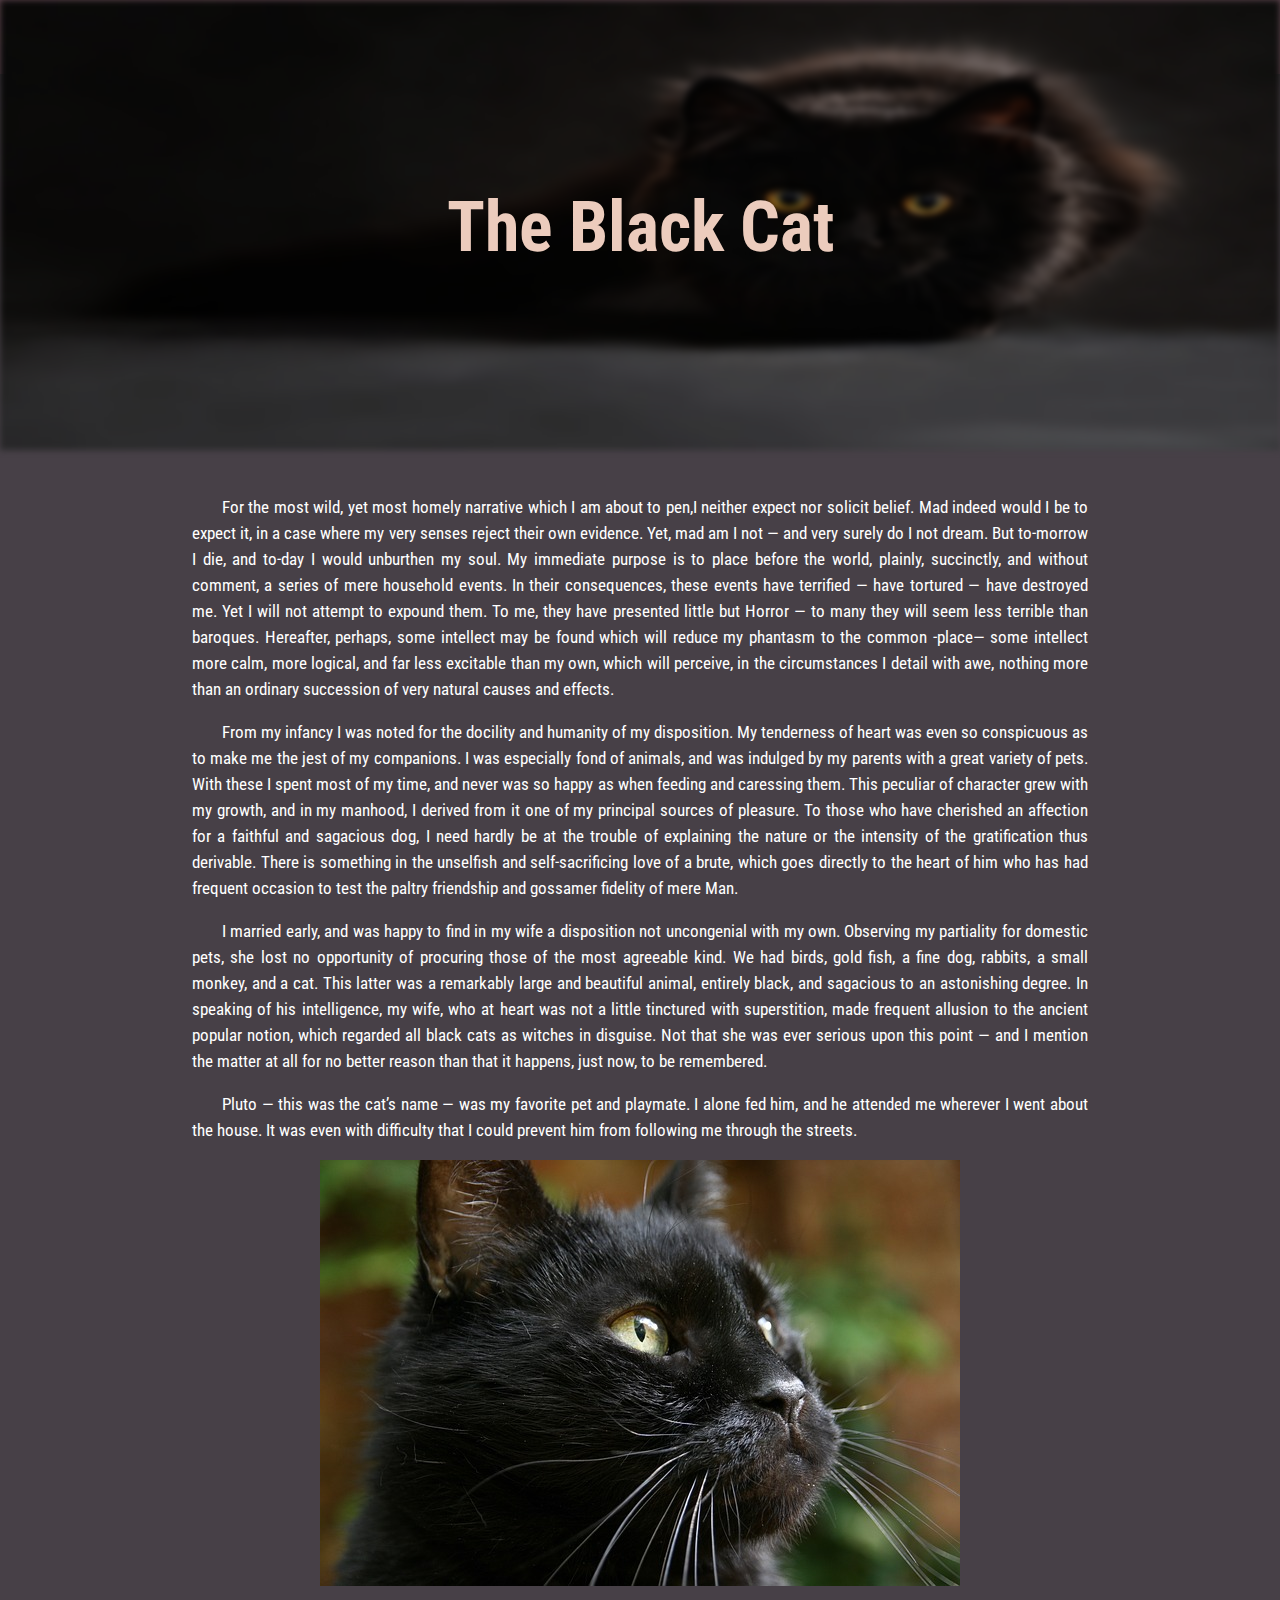
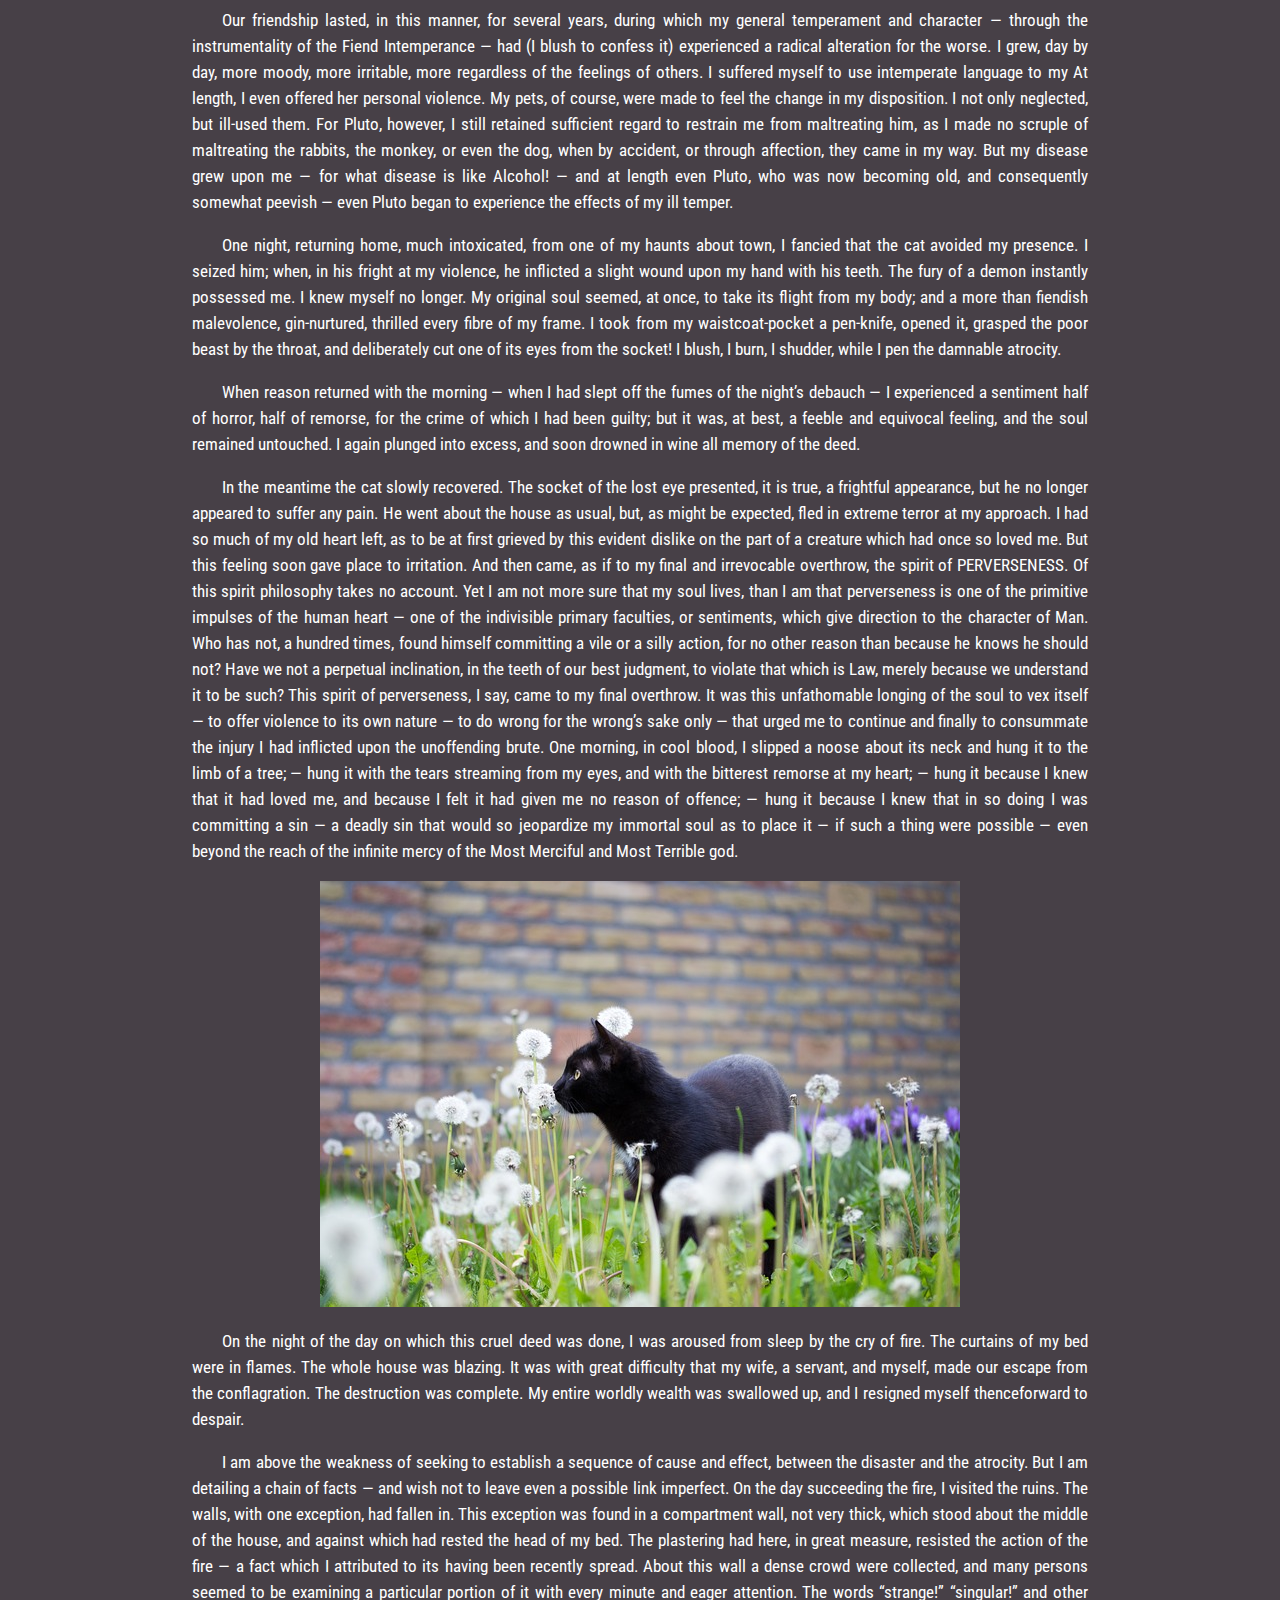
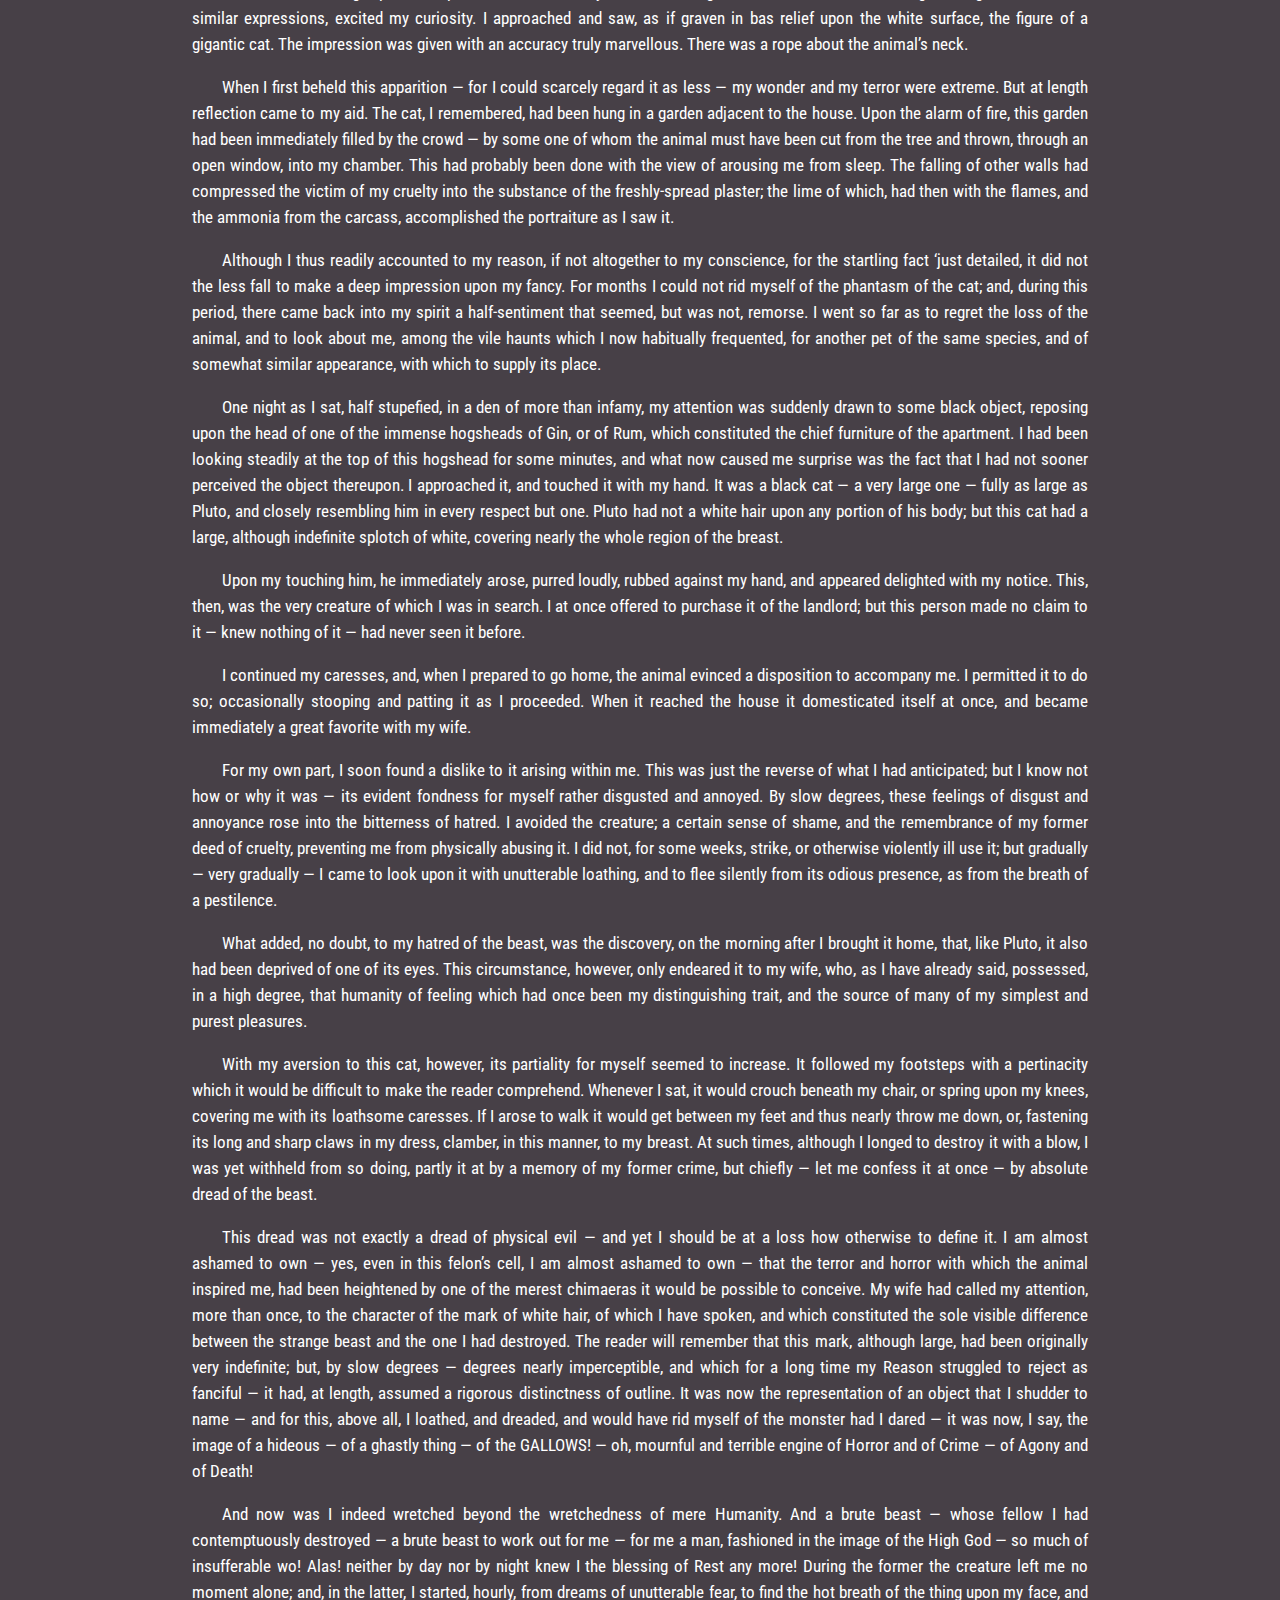
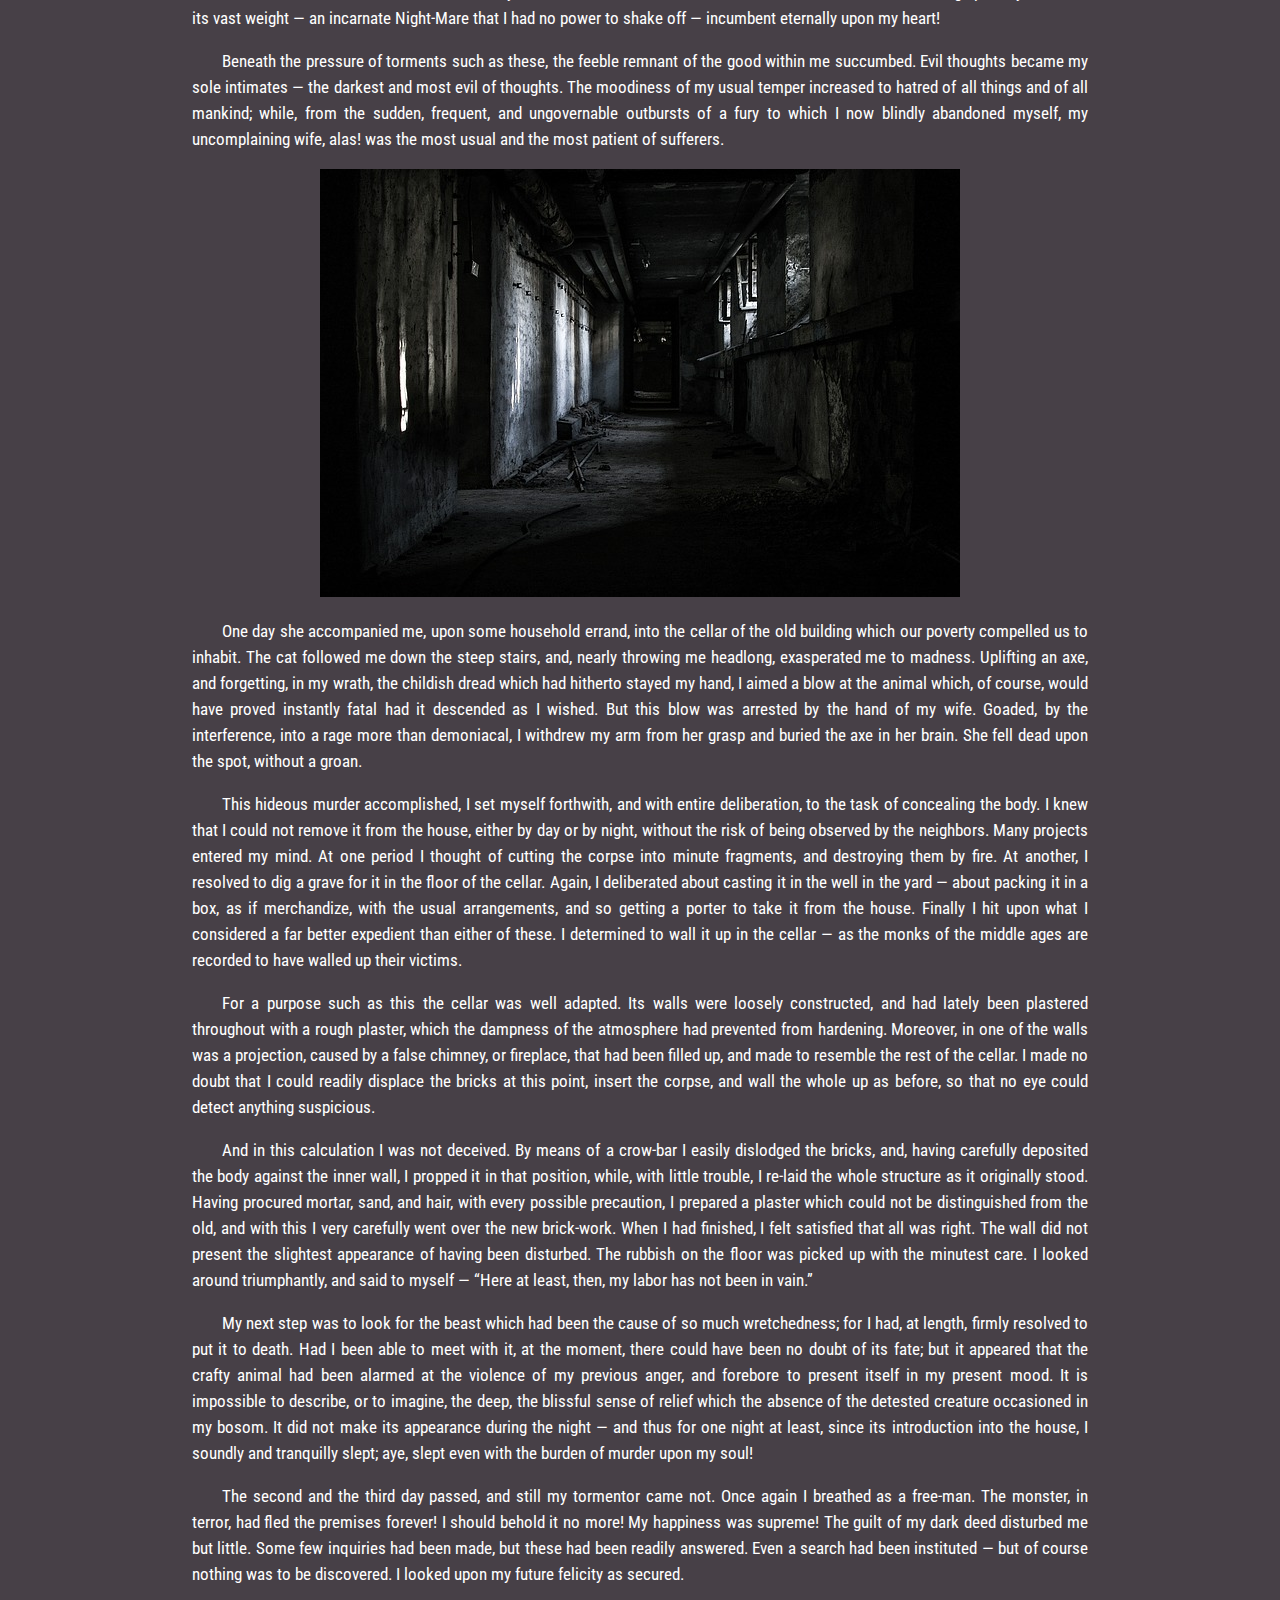
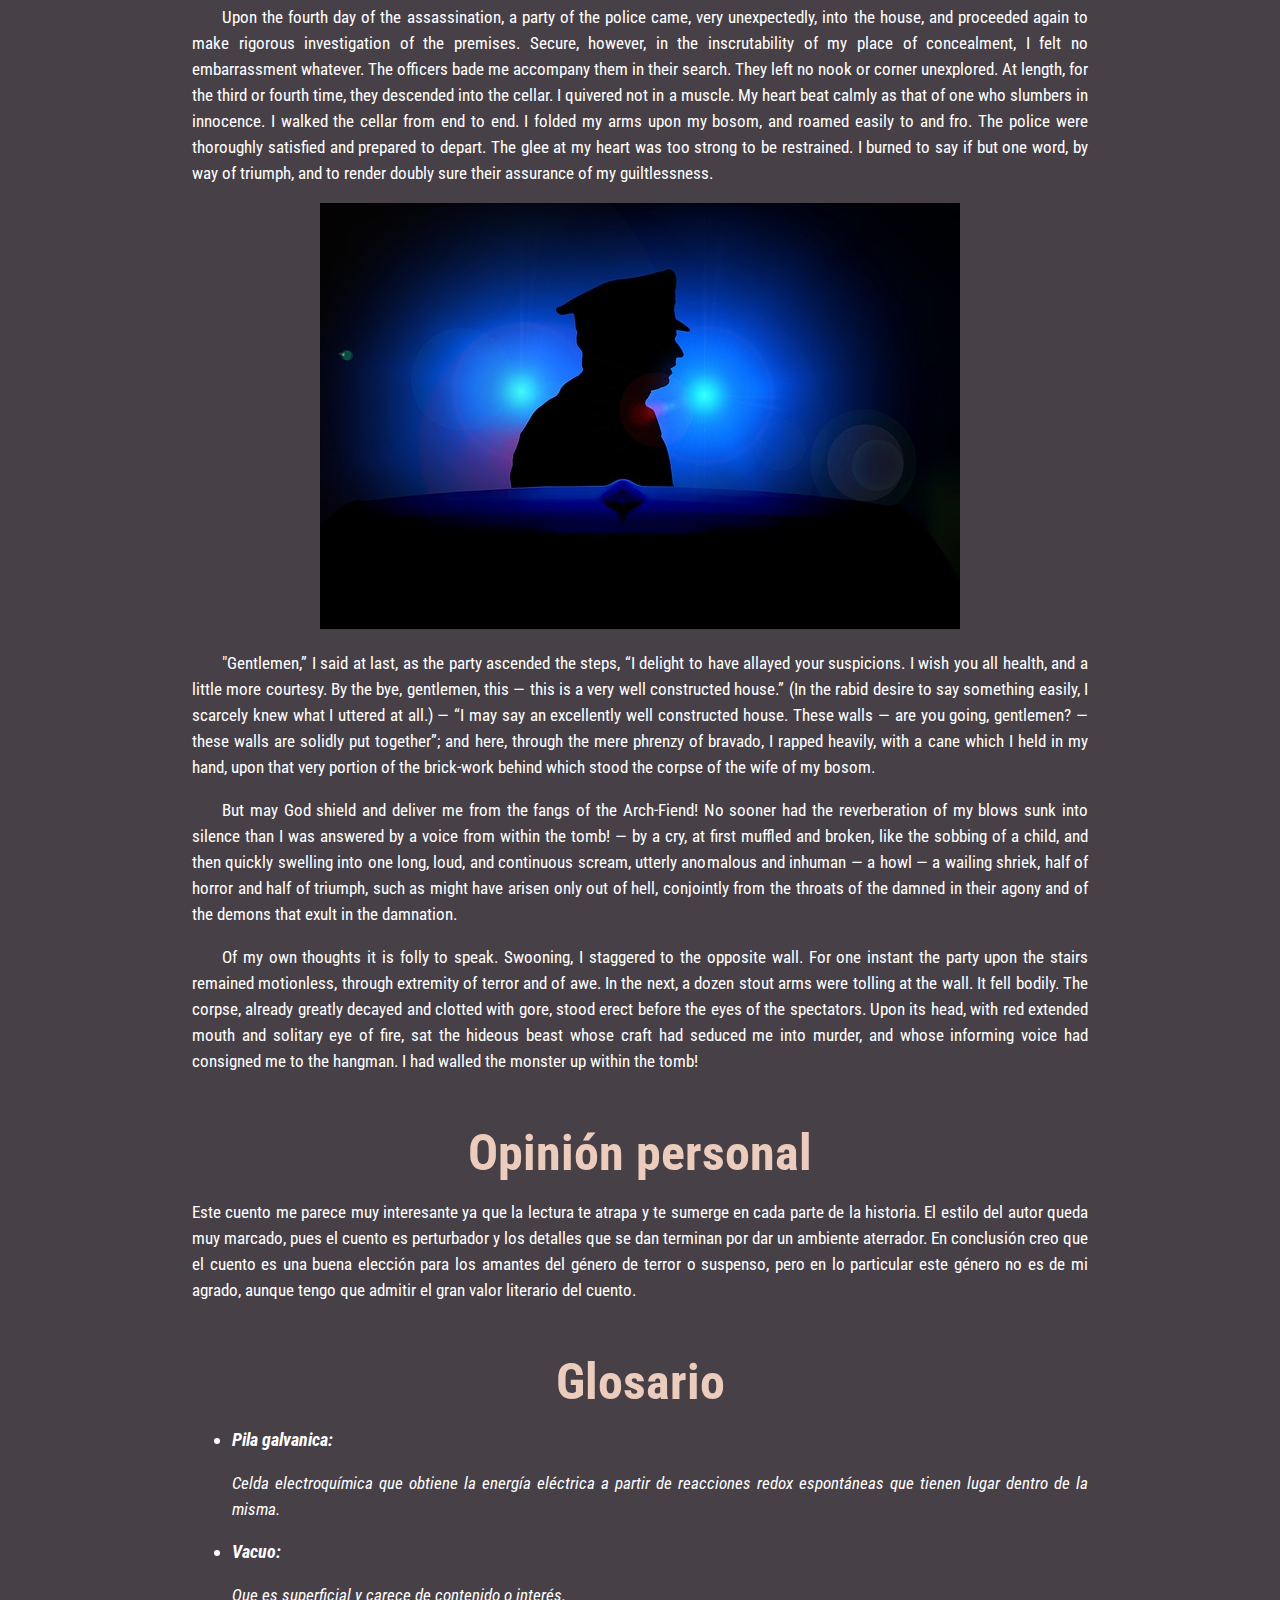
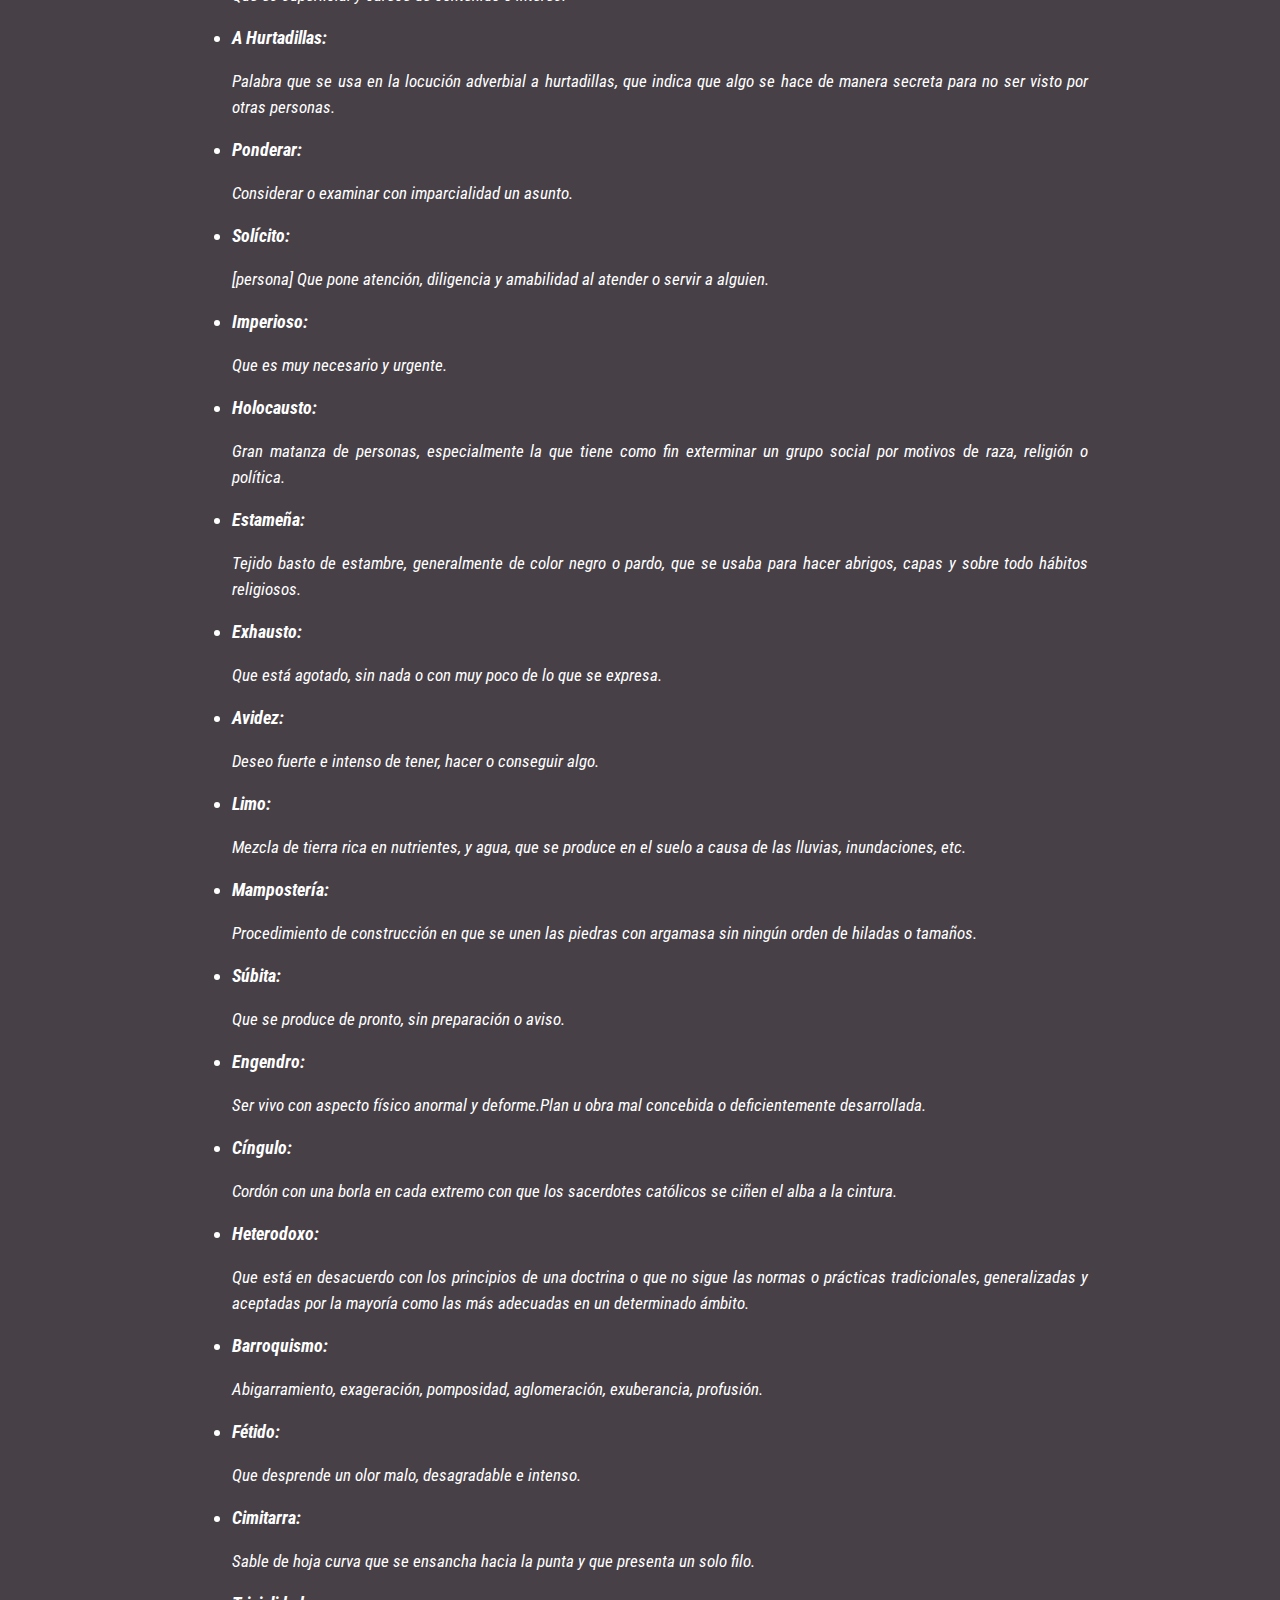
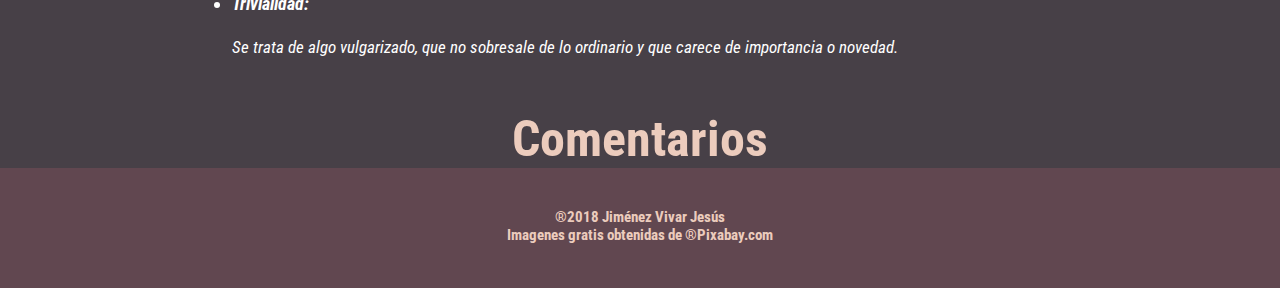
<file: el gato negro.html>
<!DOCTYPE html>
   <head>
     <meta charset="UTF-8">
     <title>El Gato Negro</title>
      <link rel = "stylesheet" href ="css/estilo.css" />
      <link href="https://fonts.googleapis.com/css?family=Dancing+Script:700|Roboto:400,700|Roboto+Condensed:300,400,700" rel="stylesheet">
   </head>
   <body>
     <div class="menu">
       <h5>El Gato Negro</h5>
       <a href="#lectura" class="btn">Lectura</a>
       <a href="#opinion" class="btn">Opinión Personal</a>
       <a href="#glosario" class="btn">Glosario</a>
       <a href="#comentarios" class="btn">Comentarios</a>
     </div>
     <a href="index.html"><img src="img/atras.png" class="atras"></a>
     <a name="lectura">
     <img src="img/cat.jpg" class="img-principal">
     <h1 class="titulo-cuento">The Black Cat</h1>
     
     <div class="centro">
              <p class="p-centro"><span class="sangria">F</span>or the most wild, yet most homely narrative which I am about to pen,I neither expect nor solicit belief. Mad indeed would I be to expect it, in a case where my very senses reject their own evidence. Yet, mad am I not — and very surely do I not dream. But to-morrow I die, and to-day I would unburthen my soul. My immediate purpose is to place before the world, plainly, succinctly, and without comment, a series of mere household events. In their consequences, these events have terrified — have tortured — have destroyed me. Yet I will not attempt to expound them. To me, they have presented little but Horror — to many they will seem less terrible than baroques. Hereafter, perhaps, some intellect may be found which will reduce my phantasm to the common -place— some intellect more calm, more logical, and far less excitable than my own, which will perceive, in the circumstances I detail with awe, nothing more than an ordinary succession of very natural causes and effects.</p>
              <p class="p-centro"><span class="sangria">F</span>rom my infancy I was noted for the docility and humanity of my disposition. My tenderness of heart was even so conspicuous as to make me the jest of my companions. I was especially fond of animals, and was indulged by my parents with a great variety of pets. With these I spent most of my time, and never was so happy as when feeding and caressing them. This peculiar of character grew with my growth, and in my manhood, I derived from it one of my principal sources of pleasure. To those who have cherished an affection for a faithful and sagacious dog, I need hardly be at the trouble of explaining the nature or the intensity of the gratification thus derivable. There is something in the unselfish and self-sacrificing love of a brute, which goes directly to the heart of him who has had frequent occasion to test the paltry friendship and gossamer fidelity of mere Man.</p>
              <p class="p-centro"><span class="sangria">I</span> married early, and was happy to find in my wife a disposition not uncongenial with my own. Observing my partiality for domestic pets, she lost no opportunity of procuring those of the most agreeable kind. We had birds, gold fish, a fine dog, rabbits, a small monkey, and a cat. This latter was a remarkably large and beautiful animal, entirely black, and sagacious to an astonishing degree. In speaking of his intelligence, my wife, who at heart was not a little tinctured with superstition, made frequent allusion to the ancient popular notion, which regarded all black cats as witches in disguise. Not that she was ever serious upon this point — and I mention the matter at all for no better reason than that it happens, just now, to be remembered.</p>
              <p class="p-centro"><span class="sangria">P</span>luto — this was the cat’s name — was my favorite pet and playmate. I alone fed him, and he attended me wherever I went about the house. It was even with difficulty that I could prevent him from following me through the streets.</p>
              <img src="img/gato1.jpg">
              <p class="p-centro"><span class="sangria">O</span>ur friendship lasted, in this manner, for several years, during which my general temperament and character — through the instrumentality of the Fiend Intemperance — had (I blush to confess it) experienced a radical alteration for the worse. I grew, day by day, more moody, more irritable, more regardless of the feelings of others. I suffered myself to use intemperate language to my At length, I even offered her personal violence. My pets, of course, were made to feel the change in my disposition. I not only neglected, but ill-used them. For Pluto, however, I still retained sufficient regard to restrain me from maltreating him, as I made no scruple of maltreating the rabbits, the monkey, or even the dog, when by accident, or through affection, they came in my way. But my disease grew upon me — for what disease is like Alcohol! — and at length even Pluto, who was now becoming old, and consequently somewhat peevish — even Pluto began to experience the effects of my ill temper.</p>
              <p class="p-centro"><span class="sangria">O</span>ne night, returning home, much intoxicated, from one of my haunts about town, I fancied that the cat avoided my presence. I seized him; when, in his fright at my violence, he inflicted a slight wound upon my hand with his teeth. The fury of a demon instantly possessed me. I knew myself no longer. My original soul seemed, at once, to take its flight from my body; and a more than fiendish malevolence, gin-nurtured, thrilled every fibre of my frame. I took from my waistcoat-pocket a pen-knife, opened it, grasped the poor beast by the throat, and deliberately cut one of its eyes from the socket! I blush, I burn, I shudder, while I pen the damnable atrocity.</p>
              <p class="p-centro"><span class="sangria">W</span>hen reason returned with the morning — when I had slept off the fumes of the night’s debauch — I experienced a sentiment half of horror, half of remorse, for the crime of which I had been guilty; but it was, at best, a feeble and equivocal feeling, and the soul remained untouched. I again plunged into excess, and soon drowned in wine all memory of the deed.</p>
              <p class="p-centro"><span class="sangria">I</span>n the meantime the cat slowly recovered. The socket of the lost eye presented, it is true, a frightful appearance, but he no longer appeared to suffer any pain. He went about the house as usual, but, as might be expected, fled in extreme terror at my approach. I had so much of my old heart left, as to be at first grieved by this evident dislike on the part of a creature which had once so loved me. But this feeling soon gave place to irritation. And then came, as if to my final and irrevocable overthrow, the spirit of PERVERSENESS. Of this spirit philosophy takes no account. Yet I am not more sure that my soul lives, than I am that perverseness is one of the primitive impulses of the human heart — one of the indivisible primary faculties, or sentiments, which give direction to the character of Man. Who has not, a hundred times, found himself committing a vile or a silly action, for no other reason than because he knows he should not? Have we not a perpetual inclination, in the teeth of our best judgment, to violate that which is Law, merely because we understand it to be such? This spirit of perverseness, I say, came to my final overthrow. It was this unfathomable longing of the soul to vex itself — to offer violence to its own nature — to do wrong for the wrong’s sake only — that urged me to continue and finally to consummate the injury I had inflicted upon the unoffending brute. One morning, in cool blood, I slipped a noose about its neck and hung it to the limb of a tree; — hung it with the tears streaming from my eyes, and with the bitterest remorse at my heart; — hung it because I knew that it had loved me, and because I felt it had given me no reason of offence; — hung it because I knew that in so doing I was committing a sin — a deadly sin that would so jeopardize my immortal soul as to place it — if such a thing were possible — even beyond the reach of the infinite mercy of the Most Merciful and Most Terrible god.</p>
              <img src="img/gato2.jpg">
              <p class="p-centro"><span class="sangria">O</span>n the night of the day on which this cruel deed was done, I was aroused from sleep by the cry of fire. The curtains of my bed were in flames. The whole house was blazing. It was with great difficulty that my wife, a servant, and myself, made our escape from the conflagration. The destruction was complete. My entire worldly wealth was swallowed up, and I resigned myself thenceforward to despair.</p>
              <p class="p-centro"><span class="sangria">I</span> am above the weakness of seeking to establish a sequence of cause and effect, between the disaster and the atrocity. But I am detailing a chain of facts — and wish not to leave even a possible link imperfect. On the day succeeding the fire, I visited the ruins. The walls, with one exception, had fallen in. This exception was found in a compartment wall, not very thick, which stood about the middle of the house, and against which had rested the head of my bed. The plastering had here, in great measure, resisted the action of the fire — a fact which I attributed to its having been recently spread. About this wall a dense crowd were collected, and many persons seemed to be examining a particular portion of it with every minute and eager attention. The words “strange!” “singular!” and other similar expressions, excited my curiosity. I approached and saw, as if graven in bas relief upon the white surface, the figure of a gigantic cat. The impression was given with an accuracy truly marvellous. There was a rope about the animal’s neck.</p>
              <p class="p-centro"><span class="sangria">W</span>hen I first beheld this apparition — for I could scarcely regard it as less — my wonder and my terror were extreme. But at length reflection came to my aid. The cat, I remembered, had been hung in a garden adjacent to the house. Upon the alarm of fire, this garden had been immediately filled by the crowd — by some one of whom the animal must have been cut from the tree and thrown, through an open window, into my chamber. This had probably been done with the view of arousing me from sleep. The falling of other walls had compressed the victim of my cruelty into the substance of the freshly-spread plaster; the lime of which, had then with the flames, and the ammonia from the carcass, accomplished the portraiture as I saw it.</p>
              <p class="p-centro"><span class="sangria">A</span>lthough I thus readily accounted to my reason, if not altogether to my conscience, for the startling fact ‘just detailed, it did not the less fall to make a deep impression upon my fancy. For months I could not rid myself of the phantasm of the cat; and, during this period, there came back into my spirit a half-sentiment that seemed, but was not, remorse. I went so far as to regret the loss of the animal, and to look about me, among the vile haunts which I now habitually frequented, for another pet of the same species, and of somewhat similar appearance, with which to supply its place.</p>
              <p class="p-centro"><span class="sangria">O</span>ne night as I sat, half stupefied, in a den of more than infamy, my attention was suddenly drawn to some black object, reposing upon the head of one of the immense hogsheads of Gin, or of Rum, which constituted the chief furniture of the apartment. I had been looking steadily at the top of this hogshead for some minutes, and what now caused me surprise was the fact that I had not sooner perceived the object thereupon. I approached it, and touched it with my hand. It was a black cat — a very large one — fully as large as Pluto, and closely resembling him in every respect but one. Pluto had not a white hair upon any portion of his body; but this cat had a large, although indefinite splotch of white, covering nearly the whole region of the breast.</p>
              <p class="p-centro"><span class="sangria">U</span>pon my touching him, he immediately arose, purred loudly, rubbed against my hand, and appeared delighted with my notice. This, then, was the very creature of which I was in search. I at once offered to purchase it of the landlord; but this person made no claim to it — knew nothing of it — had never seen it before.</p>
              <p class="p-centro"><span class="sangria">I</span> continued my caresses, and, when I prepared to go home, the animal evinced a disposition to accompany me. I permitted it to do so; occasionally stooping and patting it as I proceeded. When it reached the house it domesticated itself at once, and became immediately a great favorite with my wife.</p>
              <p class="p-centro"><span class="sangria">F</span>or my own part, I soon found a dislike to it arising within me. This was just the reverse of what I had anticipated; but I know not how or why it was — its evident fondness for myself rather disgusted and annoyed. By slow degrees, these feelings of disgust and annoyance rose into the bitterness of hatred. I avoided the creature; a certain sense of shame, and the remembrance of my former deed of cruelty, preventing me from physically abusing it. I did not, for some weeks, strike, or otherwise violently ill use it; but gradually — very gradually — I came to look upon it with unutterable loathing, and to flee silently from its odious presence, as from the breath of a pestilence.</p>
              <p class="p-centro"><span class="sangria">W</span>hat added, no doubt, to my hatred of the beast, was the discovery, on the morning after I brought it home, that, like Pluto, it also had been deprived of one of its eyes. This circumstance, however, only endeared it to my wife, who, as I have already said, possessed, in a high degree, that humanity of feeling which had once been my distinguishing trait, and the source of many of my simplest and purest pleasures.</p>
              <p class="p-centro"><span class="sangria">W</span>ith my aversion to this cat, however, its partiality for myself seemed to increase. It followed my footsteps with a pertinacity which it would be difficult to make the reader comprehend. Whenever I sat, it would crouch beneath my chair, or spring upon my knees, covering me with its loathsome caresses. If I arose to walk it would get between my feet and thus nearly throw me down, or, fastening its long and sharp claws in my dress, clamber, in this manner, to my breast. At such times, although I longed to destroy it with a blow, I was yet withheld from so doing, partly it at by a memory of my former crime, but chiefly — let me confess it at once — by absolute dread of the beast.</p>
              <p class="p-centro"><span class="sangria">T</span>his dread was not exactly a dread of physical evil — and yet I should be at a loss how otherwise to define it. I am almost ashamed to own — yes, even in this felon’s cell, I am almost ashamed to own — that the terror and horror with which the animal inspired me, had been heightened by one of the merest chimaeras it would be possible to conceive. My wife had called my attention, more than once, to the character of the mark of white hair, of which I have spoken, and which constituted the sole visible difference between the strange beast and the one I had destroyed. The reader will remember that this mark, although large, had been originally very indefinite; but, by slow degrees — degrees nearly imperceptible, and which for a long time my Reason struggled to reject as fanciful — it had, at length, assumed a rigorous distinctness of outline. It was now the representation of an object that I shudder to name — and for this, above all, I loathed, and dreaded, and would have rid myself of the monster had I dared — it was now, I say, the image of a hideous — of a ghastly thing — of the GALLOWS! — oh, mournful and terrible engine of Horror and of Crime — of Agony and of Death!</p>
              <p class="p-centro"><span class="sangria">A</span>nd now was I indeed wretched beyond the wretchedness of mere Humanity. And a brute beast — whose fellow I had contemptuously destroyed — a brute beast to work out for me — for me a man, fashioned in the image of the High God — so much of insufferable wo! Alas! neither by day nor by night knew I the blessing of Rest any more! During the former the creature left me no moment alone; and, in the latter, I started, hourly, from dreams of unutterable fear, to find the hot breath of the thing upon my face, and its vast weight — an incarnate Night-Mare that I had no power to shake off — incumbent eternally upon my heart!</p>
              <p class="p-centro"><span class="sangria">B</span>eneath the pressure of torments such as these, the feeble remnant of the good within me succumbed. Evil thoughts became my sole intimates — the darkest and most evil of thoughts. The moodiness of my usual temper increased to hatred of all things and of all mankind; while, from the sudden, frequent, and ungovernable outbursts of a fury to which I now blindly abandoned myself, my uncomplaining wife, alas! was the most usual and the most patient of sufferers.</p>
              <img src="img/gato3.jpg">
              <p class="p-centro"><span class="sangria">O</span>ne day she accompanied me, upon some household errand, into the cellar of the old building which our poverty compelled us to inhabit. The cat followed me down the steep stairs, and, nearly throwing me headlong, exasperated me to madness. Uplifting an axe, and forgetting, in my wrath, the childish dread which had hitherto stayed my hand, I aimed a blow at the animal which, of course, would have proved instantly fatal had it descended as I wished. But this blow was arrested by the hand of my wife. Goaded, by the interference, into a rage more than demoniacal, I withdrew my arm from her grasp and buried the axe in her brain. She fell dead upon the spot, without a groan.</p>
              <p class="p-centro"><span class="sangria">T</span>his hideous murder accomplished, I set myself forthwith, and with entire deliberation, to the task of concealing the body. I knew that I could not remove it from the house, either by day or by night, without the risk of being observed by the neighbors. Many projects entered my mind. At one period I thought of cutting the corpse into minute fragments, and destroying them by fire. At another, I resolved to dig a grave for it in the floor of the cellar. Again, I deliberated about casting it in the well in the yard — about packing it in a box, as if merchandize, with the usual arrangements, and so getting a porter to take it from the house. Finally I hit upon what I considered a far better expedient than either of these. I determined to wall it up in the cellar — as the monks of the middle ages are recorded to have walled up their victims.</p>
              <p class="p-centro"><span class="sangria">F</span>or a purpose such as this the cellar was well adapted. Its walls were loosely constructed, and had lately been plastered throughout with a rough plaster, which the dampness of the atmosphere had prevented from hardening. Moreover, in one of the walls was a projection, caused by a false chimney, or fireplace, that had been filled up, and made to resemble the rest of the cellar. I made no doubt that I could readily displace the bricks at this point, insert the corpse, and wall the whole up as before, so that no eye could detect anything suspicious.</p>
              <p class="p-centro"><span class="sangria">A</span>nd in this calculation I was not deceived. By means of a crow-bar I easily dislodged the bricks, and, having carefully deposited the body against the inner wall, I propped it in that position, while, with little trouble, I re-laid the whole structure as it originally stood. Having procured mortar, sand, and hair, with every possible precaution, I prepared a plaster which could not be distinguished from the old, and with this I very carefully went over the new brick-work. When I had finished, I felt satisfied that all was right. The wall did not present the slightest appearance of having been disturbed. The rubbish on the floor was picked up with the minutest care. I looked around triumphantly, and said to myself — “Here at least, then, my labor has not been in vain.”</p>
              <p class="p-centro"><span class="sangria">M</span>y next step was to look for the beast which had been the cause of so much wretchedness; for I had, at length, firmly resolved to put it to death. Had I been able to meet with it, at the moment, there could have been no doubt of its fate; but it appeared that the crafty animal had been alarmed at the violence of my previous anger, and forebore to present itself in my present mood. It is impossible to describe, or to imagine, the deep, the blissful sense of relief which the absence of the detested creature occasioned in my bosom. It did not make its appearance during the night — and thus for one night at least, since its introduction into the house, I soundly and tranquilly slept; aye, slept even with the burden of murder upon my soul!</p>
              <p class="p-centro"><span class="sangria">T</span>he second and the third day passed, and still my tormentor came not. Once again I breathed as a free-man. The monster, in terror, had fled the premises forever! I should behold it no more! My happiness was supreme! The guilt of my dark deed disturbed me but little. Some few inquiries had been made, but these had been readily answered. Even a search had been instituted — but of course nothing was to be discovered. I looked upon my future felicity as secured.</p>
              <p class="p-centro"><span class="sangria">U</span>pon the fourth day of the assassination, a party of the police came, very unexpectedly, into the house, and proceeded again to make rigorous investigation of the premises. Secure, however, in the inscrutability of my place of concealment, I felt no embarrassment whatever. The officers bade me accompany them in their search. They left no nook or corner unexplored. At length, for the third or fourth time, they descended into the cellar. I quivered not in a muscle. My heart beat calmly as that of one who slumbers in innocence. I walked the cellar from end to end. I folded my arms upon my bosom, and roamed easily to and fro. The police were thoroughly satisfied and prepared to depart. The glee at my heart was too strong to be restrained. I burned to say if but one word, by way of triumph, and to render doubly sure their assurance of my guiltlessness.</p>
              <img src="img/gato4.jpg">
              <p class="p-centro"><span class="sangria">"</span>Gentlemen,” I said at last, as the party ascended the steps, “I delight to have allayed your suspicions. I wish you all health, and a little more courtesy. By the bye, gentlemen, this — this is a very well constructed house.” (In the rabid desire to say something easily, I scarcely knew what I uttered at all.) — “I may say an excellently well constructed house. These walls — are you going, gentlemen? — these walls are solidly put together”; and here, through the mere phrenzy of bravado, I rapped heavily, with a cane which I held in my hand, upon that very portion of the brick-work behind which stood the corpse of the wife of my bosom.</p>
              <p class="p-centro"><span class="sangria">B</span>ut may God shield and deliver me from the fangs of the Arch-Fiend! No sooner had the reverberation of my blows sunk into silence than I was answered by a voice from within the tomb! — by a cry, at first muffled and broken, like the sobbing of a child, and then quickly swelling into one long, loud, and continuous scream, utterly anomalous and inhuman — a howl — a wailing shriek, half of horror and half of triumph, such as might have arisen only out of hell, conjointly from the throats of the damned in their agony and of the demons that exult in the damnation.</p>
              <p class="p-centro"><span class="sangria">O</span>f my own thoughts it is folly to speak. Swooning, I staggered to the opposite wall. For one instant the party upon the stairs remained motionless, through extremity of terror and of awe. In the next, a dozen stout arms were tolling at the wall. It fell bodily. The corpse, already greatly decayed and clotted with gore, stood erect before the eyes of the spectators. Upon its head, with red extended mouth and solitary eye of fire, sat the hideous beast whose craft had seduced me into murder, and whose informing <a name="opinion">voice had consigned me to the hangman. I had walled the monster up within the tomb!</p>
          <h2>Opinión personal</h2>
              <p>Este cuento me parece muy interesante ya que la lectura te atrapa y te sumerge en cada parte de la historia. El estilo del autor queda muy marcado, pues el cuento es perturbador y los detalles que se dan terminan por dar un ambiente aterrador. En conclusión creo que el cuento es una buena elección para los amantes del género de terror o suspenso, pero en lo particular este género no es de mi agrado, aunque tengo que admitir el gran valor literario del cuento.</p>
          <a name="glosario">
          <h2>Glosario</h2>
             <ul class="lista-izquierda">
               <li>Pila galvanica: <p>Celda electroquímica que obtiene la energía eléctrica a partir de reacciones redox espontáneas que tienen lugar dentro de la misma. </p></li>
               <li>Vacuo: <p>Que es superficial y carece de contenido o interés.</p></li>
               <li>A Hurtadillas: <p>Palabra que se usa en la locución adverbial a hurtadillas, que indica que algo se hace de manera secreta para no ser visto por otras personas.</p></li>
               <li>Ponderar: <p>Considerar o examinar con imparcialidad un asunto.</p></li>
               <li>Solícito: <p>[persona] Que pone atención, diligencia y amabilidad al atender o servir a alguien.</p></li>
               <li>Imperioso: <p>Que es muy necesario y urgente.</p></li>
               <li>Holocausto: <p>Gran matanza de personas, especialmente la que tiene como fin exterminar un grupo social por motivos de raza, religión o política.</p></li>
               <li>Estameña: <p>Tejido basto de estambre, generalmente de color negro o pardo, que se usaba para hacer abrigos, capas y sobre todo hábitos religiosos.</p></li>
               <li>Exhausto: <p>Que está agotado, sin nada o con muy poco de lo que se expresa.</p></li>
               <li>Avidez: <p>Deseo fuerte e intenso de tener, hacer o conseguir algo.</p></li>
               <li>Limo: <p>Mezcla de tierra rica en nutrientes, y agua, que se produce en el suelo a causa de las lluvias, inundaciones, etc.</p></li>
               <li>Mampostería: <p>Procedimiento de construcción en que se unen las piedras con argamasa sin ningún orden de hiladas o tamaños.</p></li>
               <li>Súbita: <p>Que se produce de pronto, sin preparación o aviso.</p></li>
               <li>Engendro: <p>Ser vivo con aspecto físico anormal y deforme.Plan u obra mal concebida o deficientemente desarrollada. </p></li>
               <li>Cíngulo: <p>Cordón con una borla en cada extremo con que los sacerdotes católicos se ciñen el alba a la cintura.</p></li>
               <li>Heterodoxo: <p>Que está en desacuerdo con los principios de una doctrina o que no sigue las normas o prácticas tradicionales, generalizadas y aceptadas por la mayoría como las más adecuadas en un determinado ámbito.</p></li>
               <li>Barroquismo: <p>Abigarramiento, exageración, pomposidad, aglomeración, exuberancia, profusión.</p></li>
               <li>Fétido: <p>Que desprende un olor malo, desagradable e intenso.</p></li>
               <li>Cimitarra: <p>Sable de hoja curva que se ensancha hacia la punta y que presenta un solo filo.</p></li>
               <li>Trivialidad: <p>Se trata de algo vulgarizado, que no sobresale de lo ordinario y que carece de importancia o novedad.</p></li>
             </ul>
             <a name="comentarios">
             <h2>Comentarios</h2>
              <div id="disqus_thread"></div>
                <script>
                  (function() {
                    var d = document, s = d.createElement('script');
                    s.src = '//jimenezvivarjesus-github-io.disqus.com/embed.js';
                    s.setAttribute('data-timestamp', +new Date());
                    (d.head || d.body).appendChild(s);
                  })();
                </script>
                <noscript>
                  Please enable JavaScript to view the
                  <a href="https://disqus.com/?ref_noscript" rel="nofollow">comments powered by Disqus.</a>
                </noscript>
    </div>
     <footer>
            <h5 class="text-footer">®2018 Jiménez Vivar Jesús</h5>
            <h5 class="text-footer">Imagenes gratis obtenidas de ®Pixabay.com</h5>
      </footer>
   </body>
 </html>
</file>
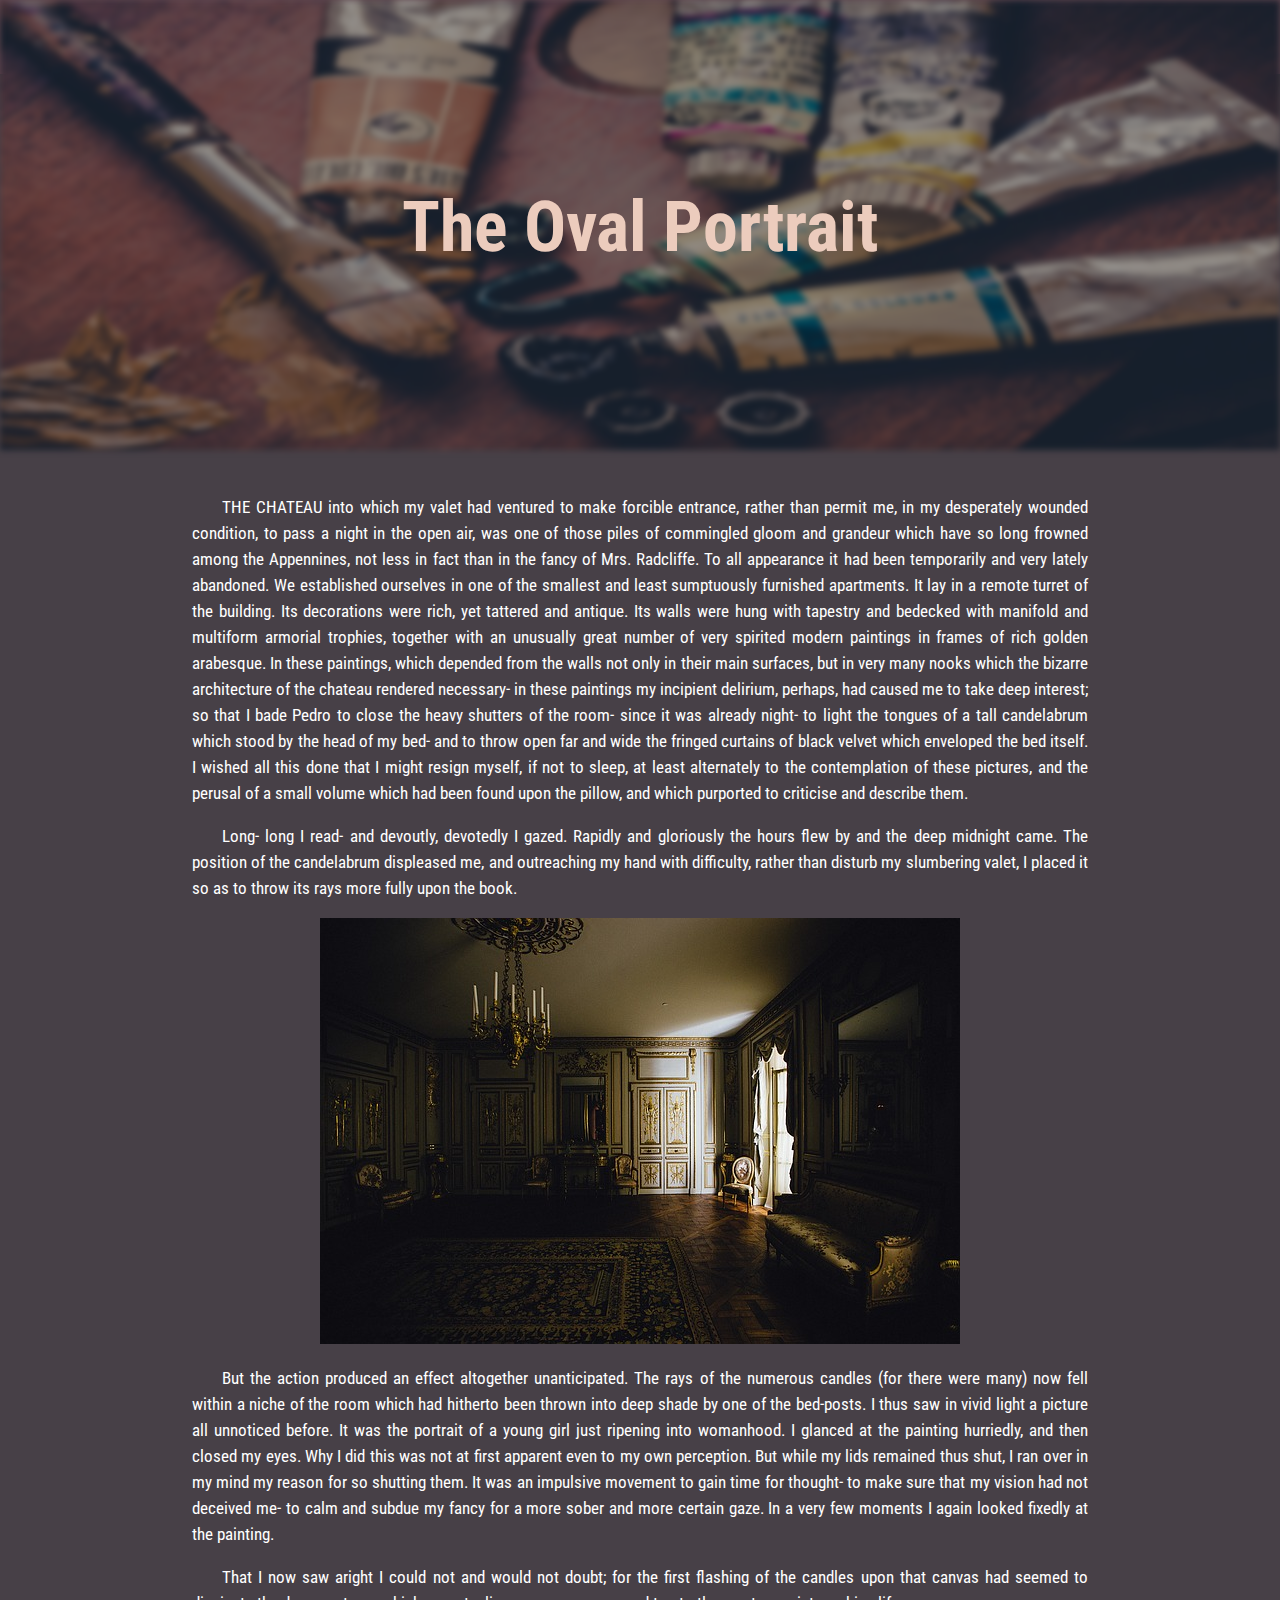
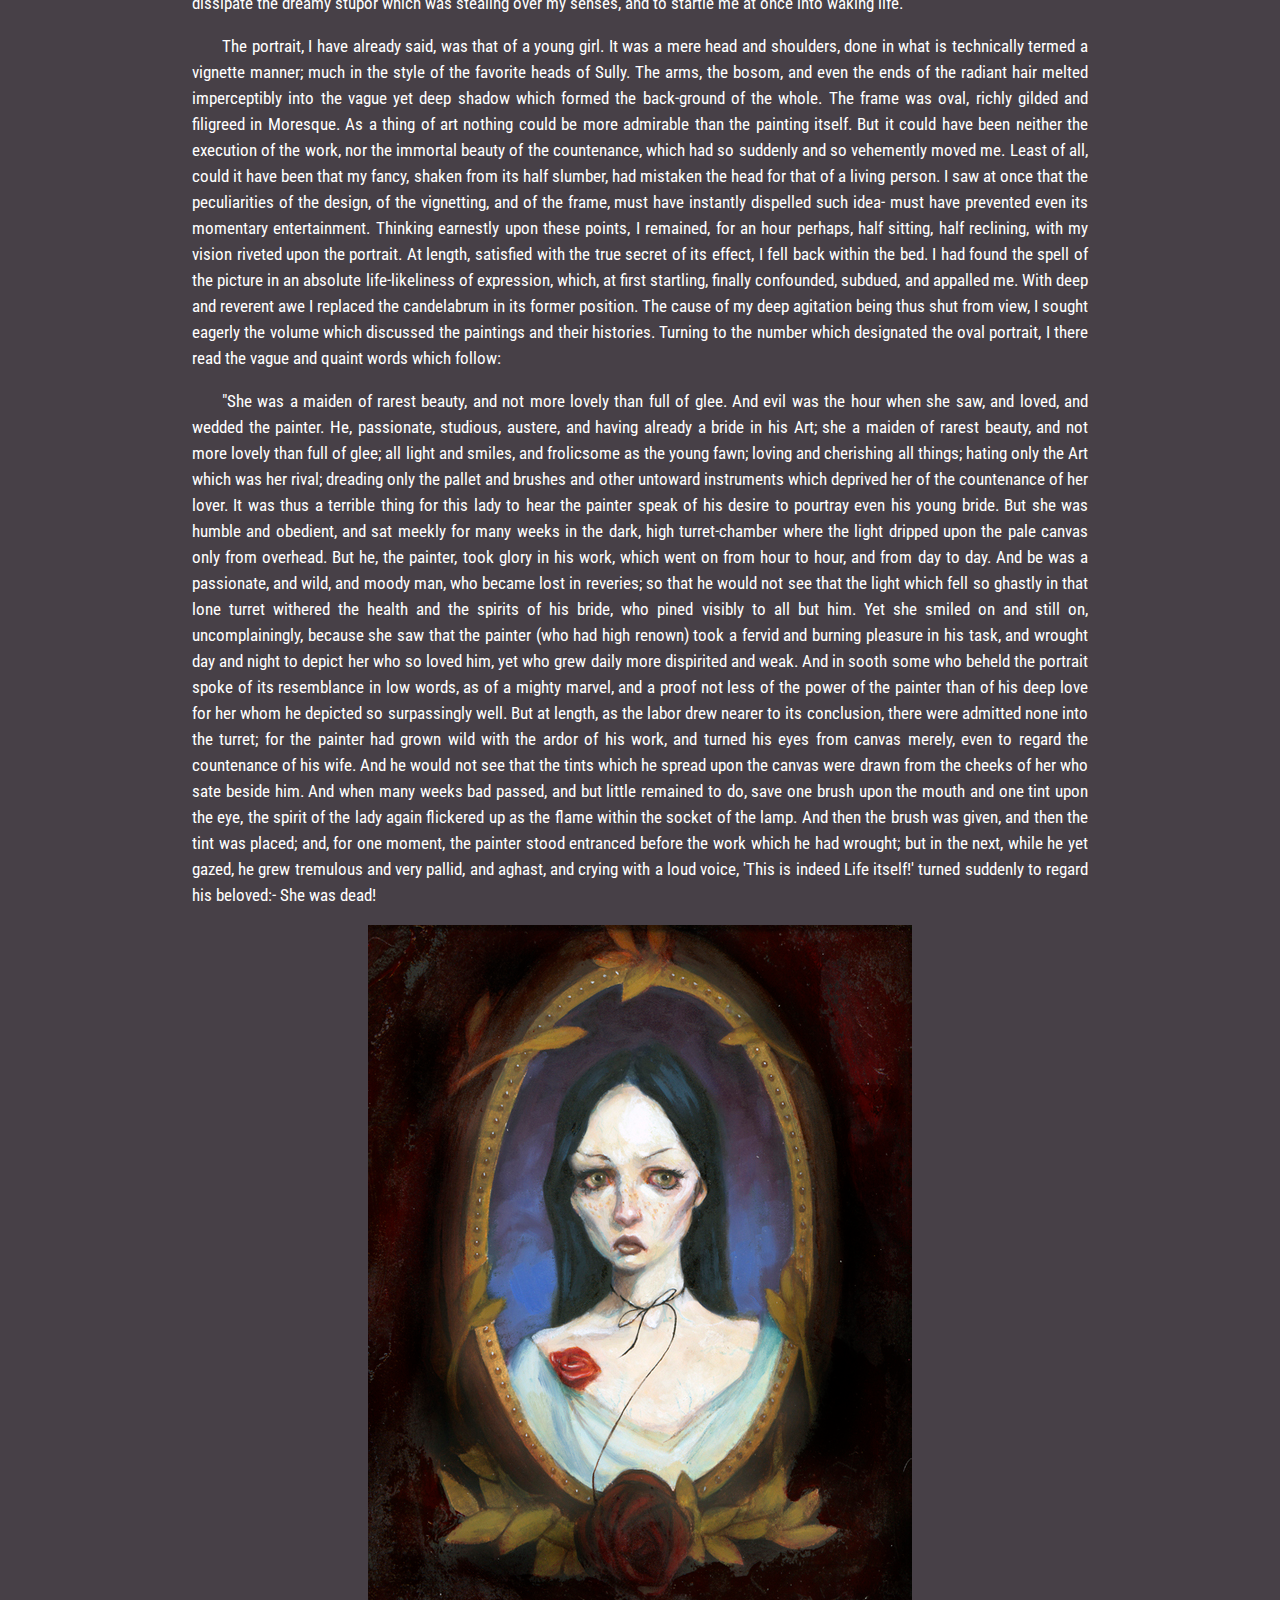
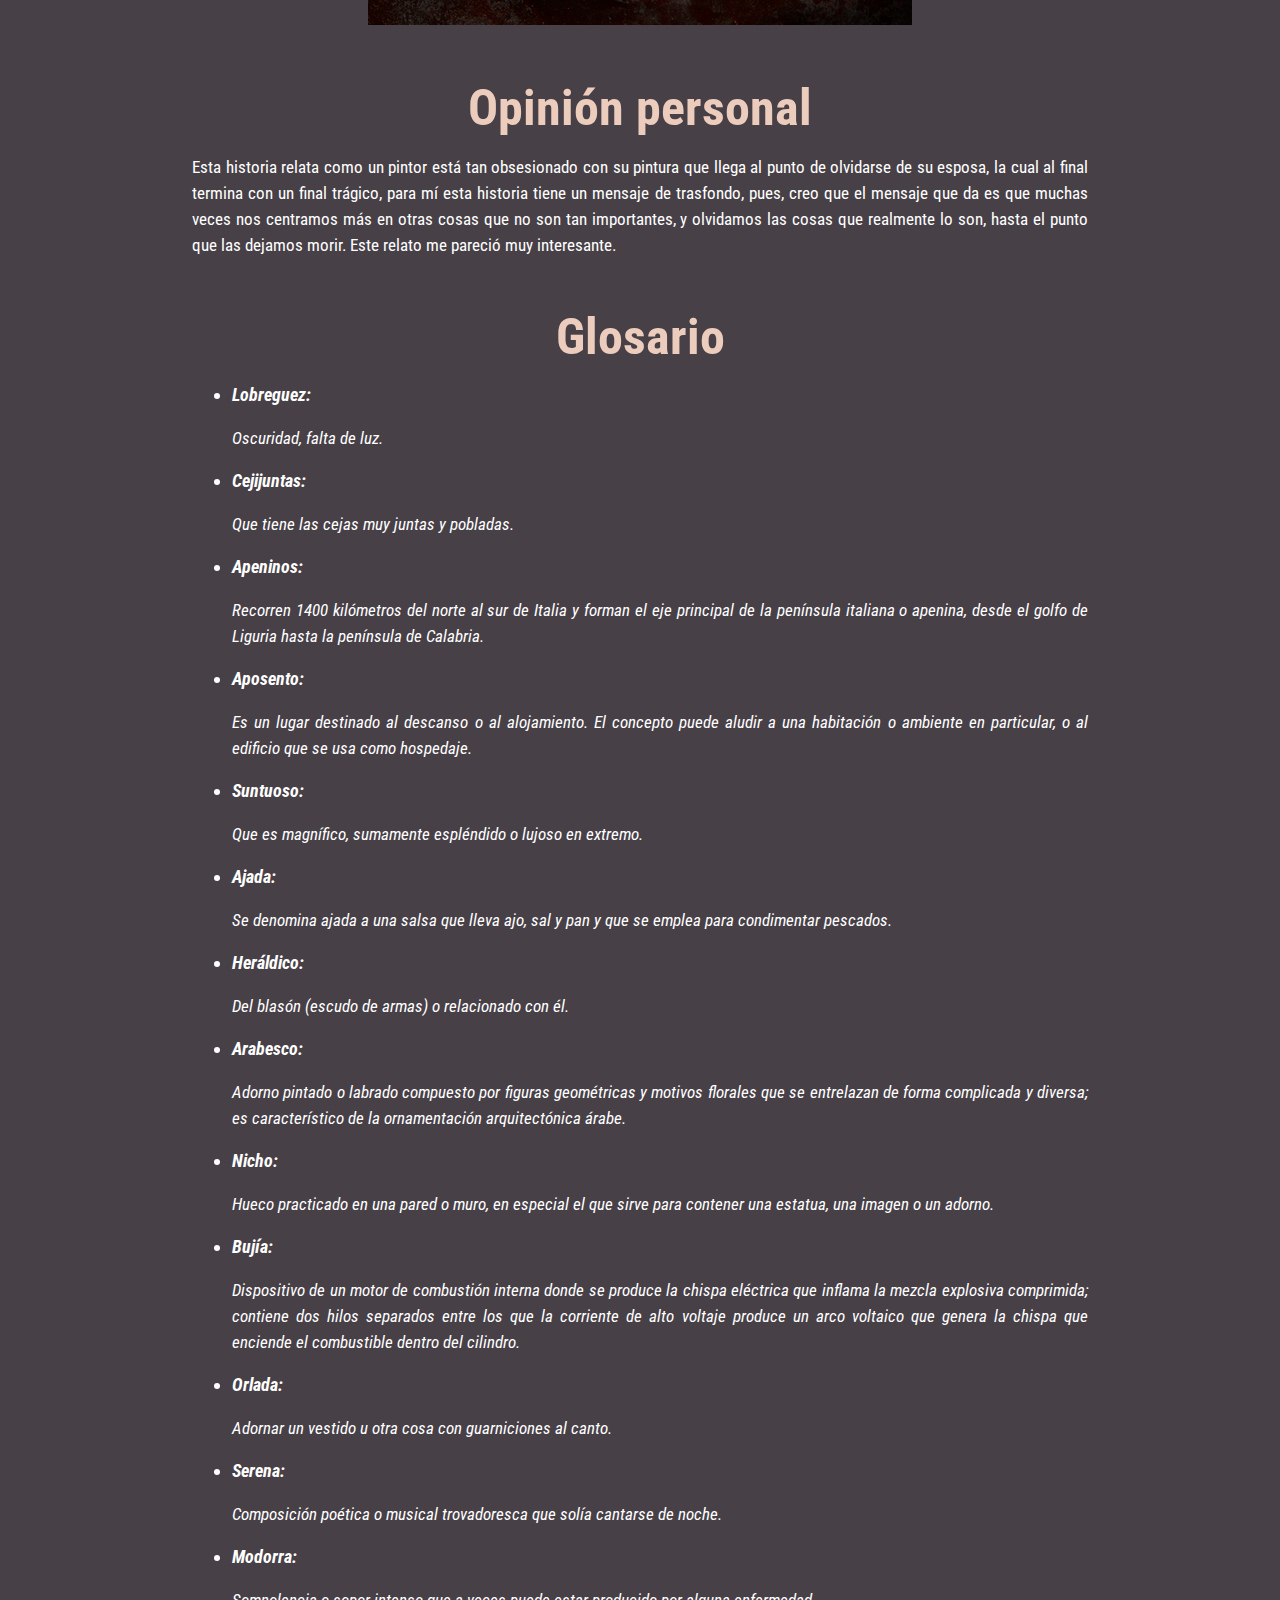
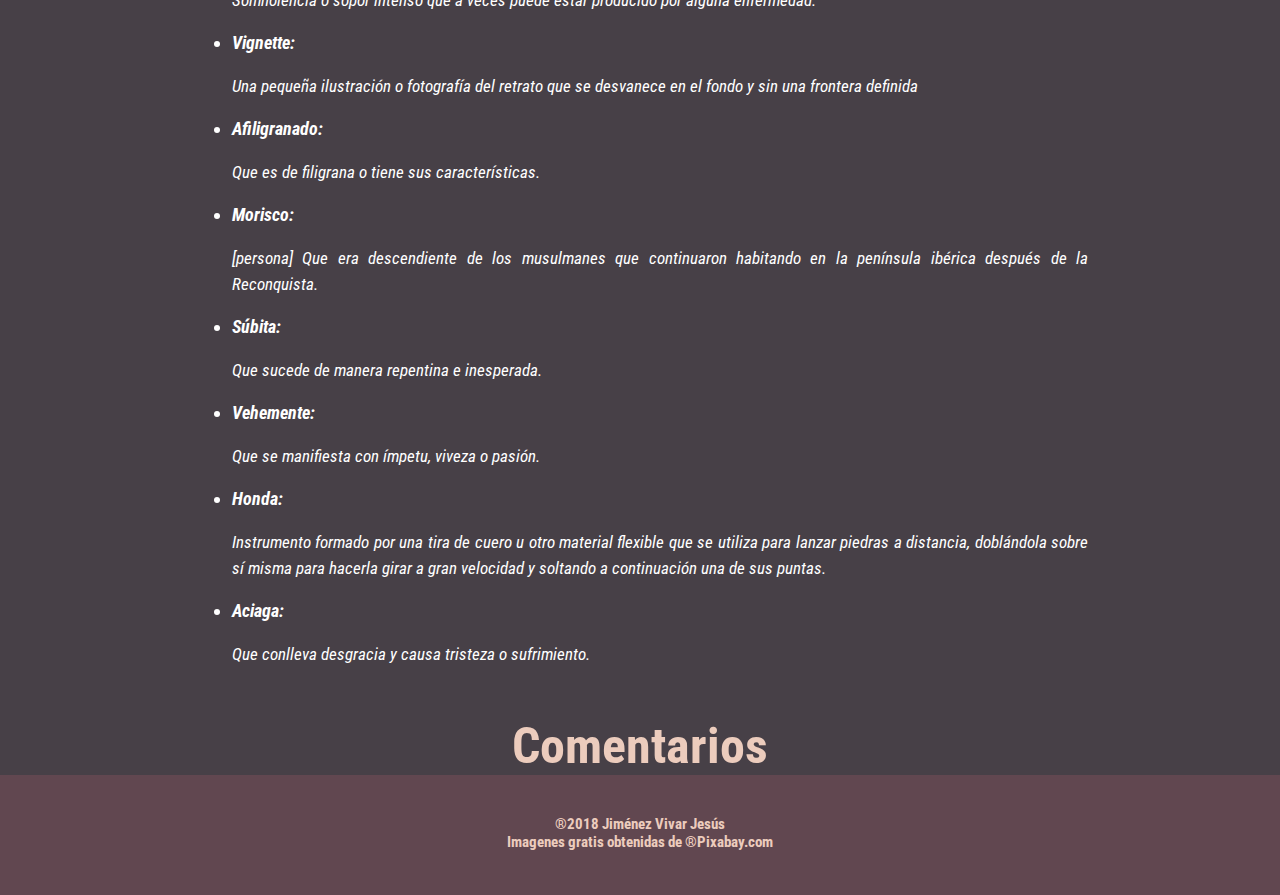
<file: el retrato oval.html>
<!DOCTYPE html>
   <head>
     <meta charset="UTF-8">
     <title>El Retrato Oval</title>
      <link rel = "stylesheet" href ="css/estilo.css" />
      <link href="https://fonts.googleapis.com/css?family=Dancing+Script:700|Roboto:400,700|Roboto+Condensed:300,400,700" rel="stylesheet">
   </head>
   <body>
     <div class="menu">
       <h5>El Retrato Oval</h5>
       <a href="#lectura" class="btn">Lectura</a>
       <a href="#opinion" class="btn">Opinión Personal</a>
       <a href="#glosario" class="btn">Glosario</a>
       <a href="#comentarios" class="btn">Comentarios</a>
     </div>
     <a href="index.html"><img src="img/atras.png" class="atras"></a>
     <a name="lectura">
     <img src="img/retrato.jpg" class="img-principal">
     <h1 class="titulo-cuento">The Oval Portrait</h1>
     
     <div class="centro">
            <p class="p-centro"><span class="sangria">T</span>HE CHATEAU into which my valet had ventured to make forcible entrance, rather than permit me, in my desperately wounded condition, to pass a night in the open air, was one of those piles of commingled gloom and grandeur which have so long frowned among the Appennines, not less in fact than in the fancy of Mrs. Radcliffe. To all appearance it had been temporarily and very lately abandoned. We established ourselves in one of the smallest and least sumptuously furnished apartments. It lay in a remote turret of the building. Its decorations were rich, yet tattered and antique. Its walls were hung with tapestry and bedecked with manifold and multiform armorial trophies, together with an unusually great number of very spirited modern paintings in frames of rich golden arabesque. In these paintings, which depended from the walls not only in their main surfaces, but in very many nooks which the bizarre architecture of the chateau rendered necessary- in these paintings my incipient delirium, perhaps, had caused me to take deep interest; so that I bade Pedro to close the heavy shutters of the room- since it was already night- to light the tongues of a tall candelabrum which stood by the head of my bed- and to throw open far and wide the fringed curtains of black velvet which enveloped the bed itself. I wished all this done that I might resign myself, if not to sleep, at least alternately to the contemplation of these pictures, and the perusal of a small volume which had been found upon the pillow, and which purported to criticise and describe them. </p>
            <p class="p-centro"><span class="sangria">L</span>ong- long I read- and devoutly, devotedly I gazed. Rapidly and gloriously the hours flew by and the deep midnight came. The position of the candelabrum displeased me, and outreaching my hand with difficulty, rather than disturb my slumbering valet, I placed it so as to throw its rays more fully upon the book. </p>
            <img src="img/retrato1.jpg">
            <p class="p-centro"><span class="sangria">B</span>ut the action produced an effect altogether unanticipated. The rays of the numerous candles (for there were many) now fell within a niche of the room which had hitherto been thrown into deep shade by one of the bed-posts. I thus saw in vivid light a picture all unnoticed before. It was the portrait of a young girl just ripening into womanhood. I glanced at the painting hurriedly, and then closed my eyes. Why I did this was not at first apparent even to my own perception. But while my lids remained thus shut, I ran over in my mind my reason for so shutting them. It was an impulsive movement to gain time for thought- to make sure that my vision had not deceived me- to calm and subdue my fancy for a more sober and more certain gaze. In a very few moments I again looked fixedly at the painting. </p>
            <p class="p-centro"><span class="sangria">T</span>hat I now saw aright I could not and would not doubt; for the first flashing of the candles upon that canvas had seemed to dissipate the dreamy stupor which was stealing over my senses, and to startle me at once into waking life. </p>
            <p class="p-centro"><span class="sangria">T</span>he portrait, I have already said, was that of a young girl. It was a mere head and shoulders, done in what is technically termed a vignette manner; much in the style of the favorite heads of Sully. The arms, the bosom, and even the ends of the radiant hair melted imperceptibly into the vague yet deep shadow which formed the back-ground of the whole. The frame was oval, richly gilded and filigreed in Moresque. As a thing of art nothing could be more admirable than the painting itself. But it could have been neither the execution of the work, nor the immortal beauty of the countenance, which had so suddenly and so vehemently moved me. Least of all, could it have been that my fancy, shaken from its half slumber, had mistaken the head for that of a living person. I saw at once that the peculiarities of the design, of the vignetting, and of the frame, must have instantly dispelled such idea- must have prevented even its momentary entertainment. Thinking earnestly upon these points, I remained, for an hour perhaps, half sitting, half reclining, with my vision riveted upon the portrait. At length, satisfied with the true secret of its effect, I fell back within the bed. I had found the spell of the picture in an absolute life-likeliness of expression, which, at first startling, finally confounded, subdued, and appalled me. With deep and reverent awe I replaced the candelabrum in its former position. The cause of my deep agitation being thus shut from view, I sought eagerly the volume which discussed the paintings and their histories. Turning to the number which designated the oval portrait, I there read the vague and quaint words which follow: </p>
            <p class="p-centro"><span class="sangria">"</span>She was a maiden of rarest beauty, and not more lovely than full of glee. And evil was the hour when she saw, and loved, and wedded the painter. He, passionate, studious, austere, and having already a bride in his Art; she a maiden of rarest beauty, and not more lovely than full of glee; all light and smiles, and frolicsome as the young fawn; loving and cherishing all things; hating only the Art which was her rival; dreading only the pallet and brushes and other untoward instruments which deprived her of the countenance of her lover. It was thus a terrible thing for this lady to hear the painter speak of his desire to pourtray even his young bride. But she was humble and obedient, and sat meekly for many weeks in the dark, high turret-chamber where the light dripped upon the pale canvas only from overhead. But he, the painter, took glory in his work, which went on from hour to hour, and from day to day. And be was a passionate, and wild, and moody man, who became lost in reveries; so that he would not see that the light which fell so ghastly in that lone turret withered the health and the spirits of his bride, who pined visibly to all but him. Yet she smiled on and still on, uncomplainingly, because she saw that the painter (who had high renown) took a fervid and burning pleasure in his task, and wrought day and night to depict her who so loved him, yet who grew daily more dispirited and weak. And in sooth some who beheld the portrait spoke of its resemblance in low words, as of a mighty marvel, and a proof not less of the power of the painter than of his deep love for her whom he depicted so surpassingly well. But at length, as the labor drew nearer to its conclusion, there were admitted none into the turret; for the painter had grown wild with the ardor of his work, and turned his eyes from canvas merely, even to regard the countenance of his wife. And he would not see that the tints which he spread upon the canvas were drawn from the cheeks of her who sate beside him. And when many weeks bad passed, and but little remained to do, save one brush upon the mouth and one tint upon the eye, the spirit of the lady again flickered up as the flame within the socket of the lamp. And then the brush was given, and then the tint was placed; and, for one moment, the painter stood entranced before the work which he had wrought; but in the next, while he yet gazed, he grew tremulous and very pallid, <a name="opinion"> and aghast, and crying with a loud voice, 'This is indeed Life itself!' turned suddenly to regard his beloved:- She was dead! </p>
            <img src="img/retrato2.jpg">
       
        <h2>Opinión personal</h2>
            <p>Esta historia relata como un pintor está tan obsesionado con su pintura que llega al punto de olvidarse de su esposa, la cual al final termina con un final trágico, para mí esta historia tiene un mensaje de trasfondo, pues, creo que el mensaje que da es que muchas veces nos centramos más en otras cosas que no son tan importantes, y olvidamos las cosas que realmente lo son, hasta el punto que las dejamos morir. Este relato me pareció muy interesante.</p>
        <a name="glosario">
        <h2>Glosario</h2>
             <ul class="lista-izquierda">
               <li>Lobreguez: <p>Oscuridad, falta de luz.</p></li>
               <li>Cejijuntas: <p>Que tiene las cejas muy juntas y pobladas.</p></li>
               <li>Apeninos: <p>Recorren 1400 kilómetros del norte al sur de Italia y forman el eje principal de la península italiana o apenina, desde el golfo de Liguria hasta la península de Calabria. </p></li>
               <li>Aposento: <p>Es un lugar destinado al descanso o al alojamiento. El concepto puede aludir a una habitación o ambiente en particular, o al edificio que se usa como hospedaje.</p></li>
               <li>Suntuoso: <p>Que es magnífico, sumamente espléndido o lujoso en extremo.</p></li>
               <li>Ajada: <p>Se denomina ajada a una salsa que lleva ajo, sal y pan y que se emplea para condimentar pescados.</p></li>
               <li>Heráldico: <p>Del blasón (escudo de armas) o relacionado con él.</p></li>
               <li>Arabesco: <p>Adorno pintado o labrado compuesto por figuras geométricas y motivos florales que se entrelazan de forma complicada y diversa; es característico de la ornamentación arquitectónica árabe.</p></li>
               <li>Nicho: <p>Hueco practicado en una pared o muro, en especial el que sirve para contener una estatua, una imagen o un adorno.</p></li>
               <li>Bujía: <p>Dispositivo de un motor de combustión interna donde se produce la chispa eléctrica que inflama la mezcla explosiva comprimida; contiene dos hilos separados entre los que la corriente de alto voltaje produce un arco voltaico que genera la chispa que enciende el combustible dentro del cilindro.</p></li>
               <li>Orlada: <p>Adornar un vestido u otra cosa con guarniciones al canto.</p></li>
               <li>Serena: <p>Composición poética o musical trovadoresca que solía cantarse de noche.</p></li>
               <li>Modorra: <p>Somnolencia o sopor intenso que a veces puede estar producido por alguna enfermedad.</p></li>
               <li>Vignette: <p>Una pequeña ilustración o fotografía del retrato que se desvanece en el fondo y sin una frontera definida</p></li>
               <li>Afiligranado: <p>Que es de filigrana o tiene sus características.</p></li>
               <li>Morisco: <p>[persona] Que era descendiente de los musulmanes que continuaron habitando en la península ibérica después de la Reconquista.</p></li>
               <li>Súbita: <p>Que sucede de manera repentina e inesperada.</p></li>
               <li>Vehemente: <p>Que se manifiesta con ímpetu, viveza o pasión.</p></li>
               <li>Honda: <p>Instrumento formado por una tira de cuero u otro material flexible que se utiliza para lanzar piedras a distancia, doblándola sobre sí misma para hacerla girar a gran velocidad y soltando a continuación una de sus puntas.</p></li>
               <li>Aciaga: <p>Que conlleva desgracia y causa tristeza o sufrimiento.</p></li>
             </ul>
             <a name="comentarios">
             <h2>Comentarios</h2>
              <div id="disqus_thread"></div>
                <script>
                  (function() {
                    var d = document, s = d.createElement('script');
                    s.src = '//jimenezvivarjesus-github-io.disqus.com/embed.js';
                    s.setAttribute('data-timestamp', +new Date());
                    (d.head || d.body).appendChild(s);
                  })();
                </script>
                <noscript>
                  Please enable JavaScript to view the
                  <a href="https://disqus.com/?ref_noscript" rel="nofollow">comments powered by Disqus.</a>
                </noscript>
     </div>
     <footer>
            <h5 class="text-footer">®2018 Jiménez Vivar Jesús</h5>
            <h5 class="text-footer">Imagenes gratis obtenidas de ®Pixabay.com</h5>
      </footer>
   </body>
 </html>
</file>
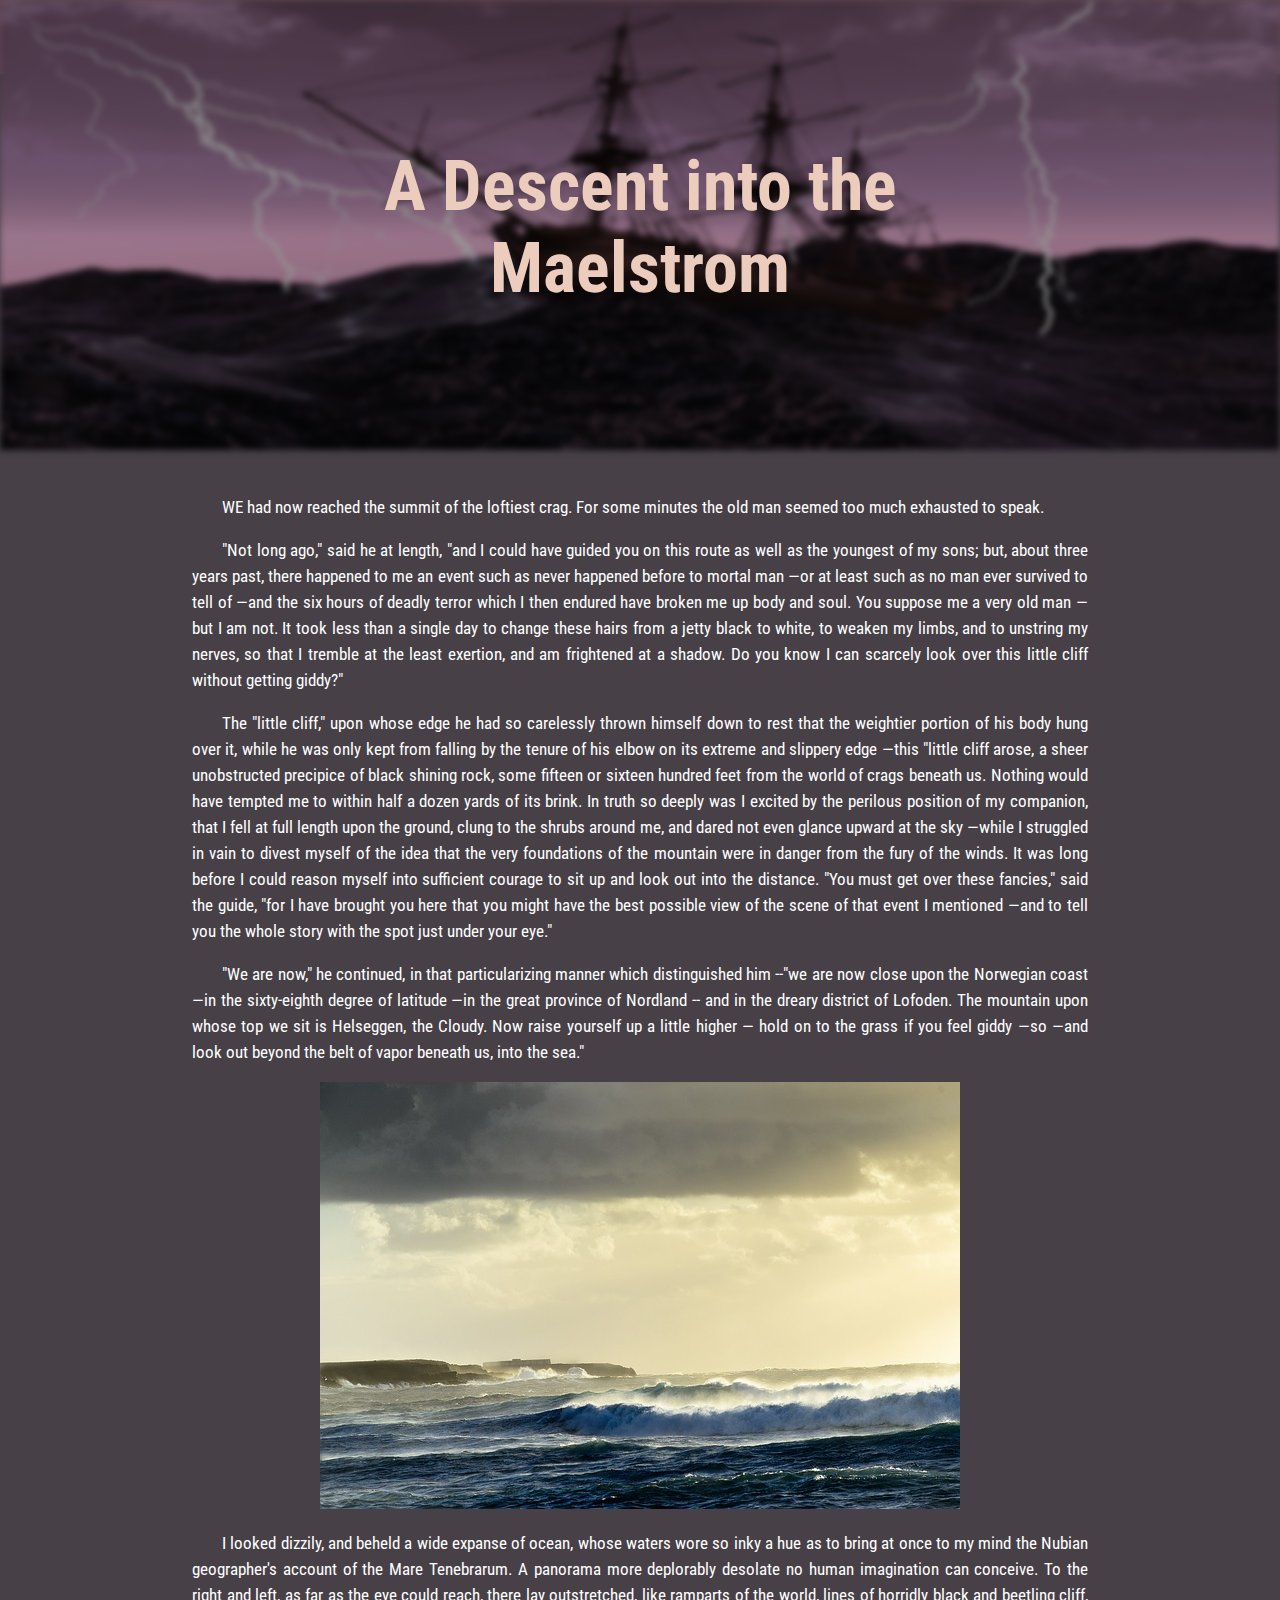
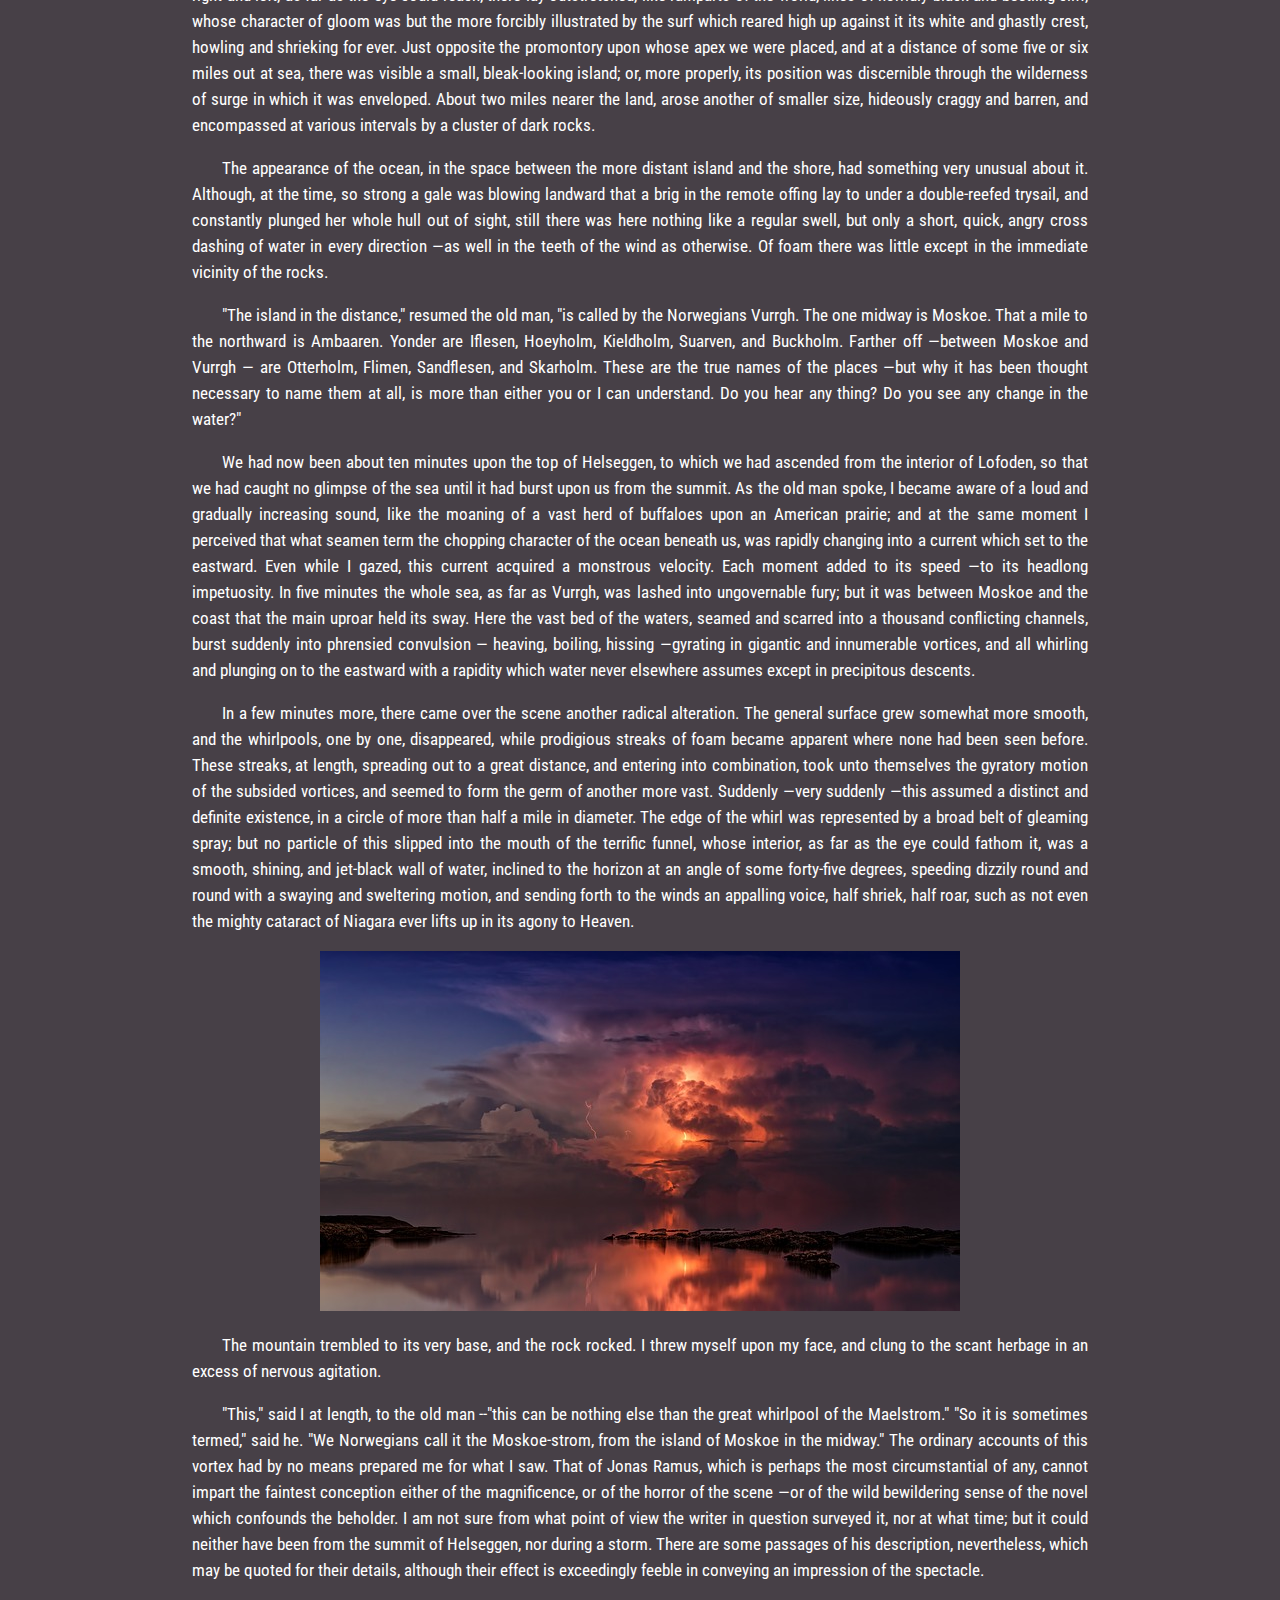
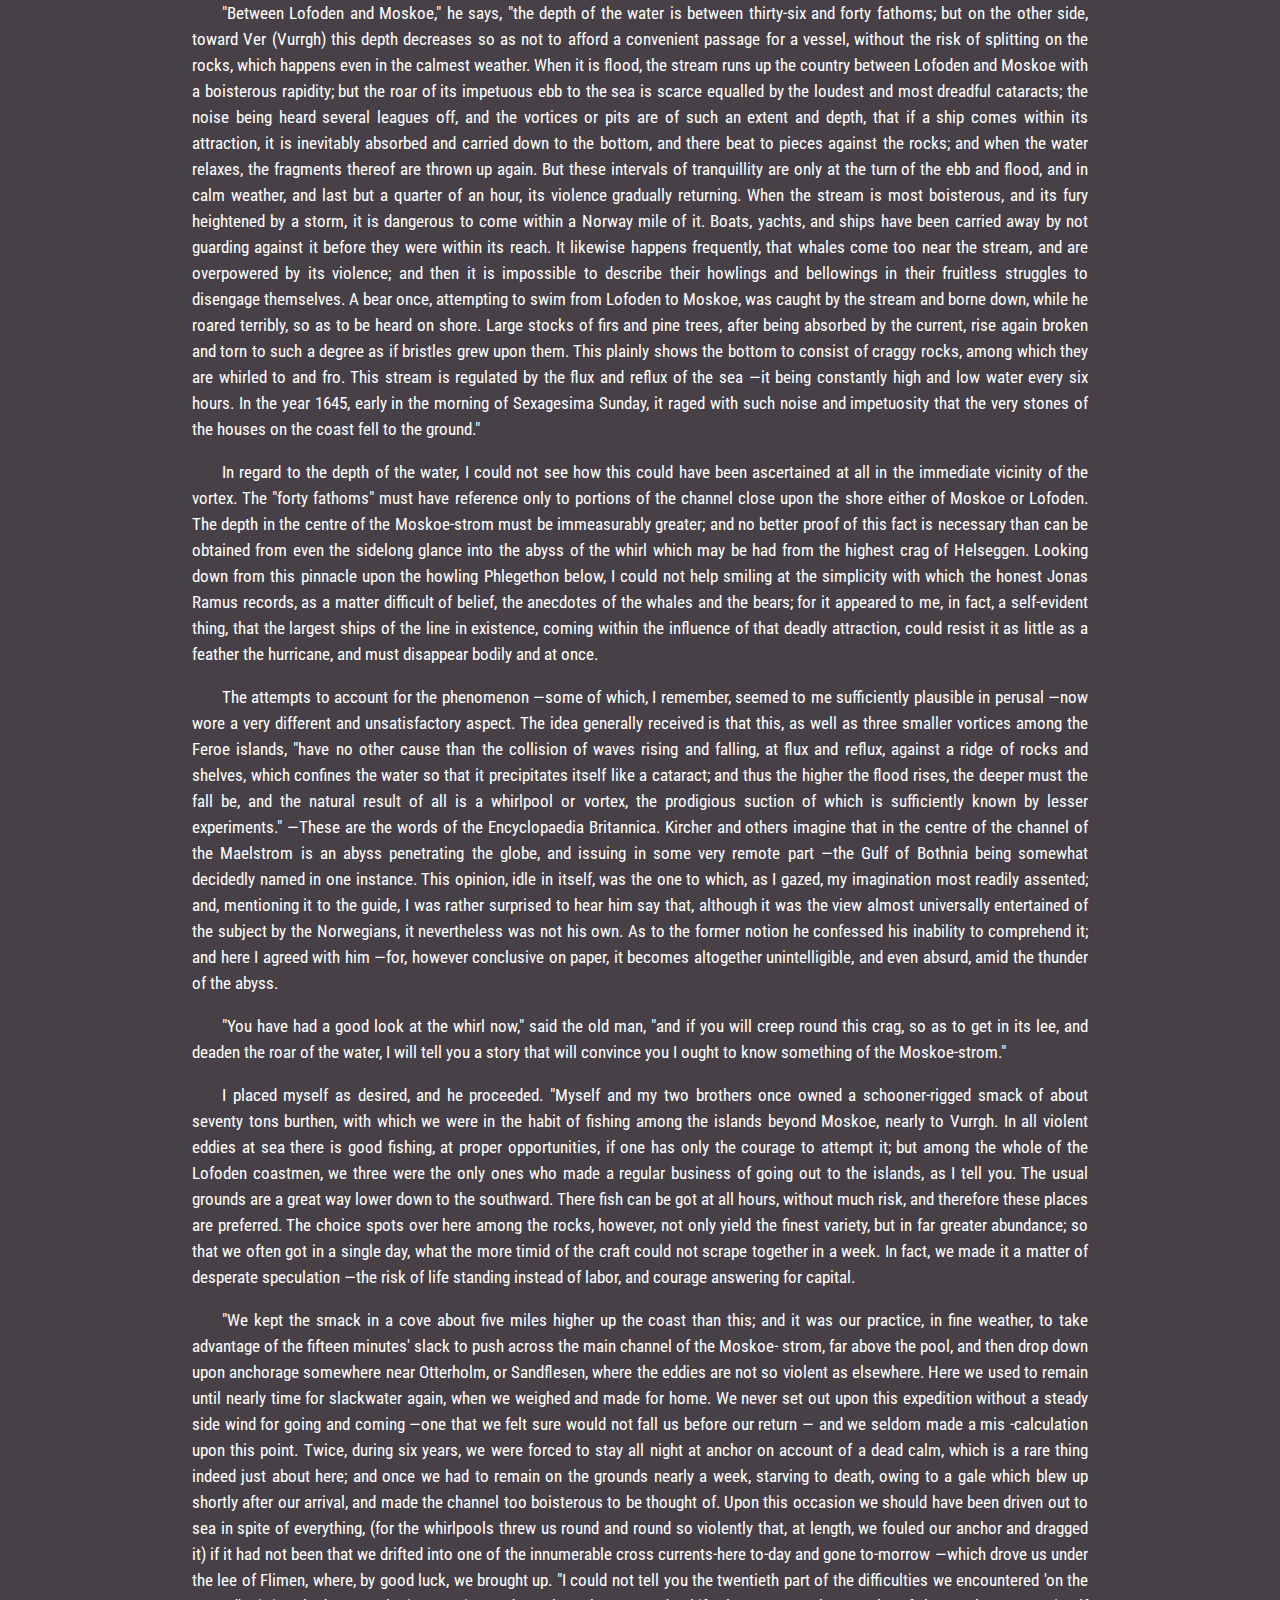
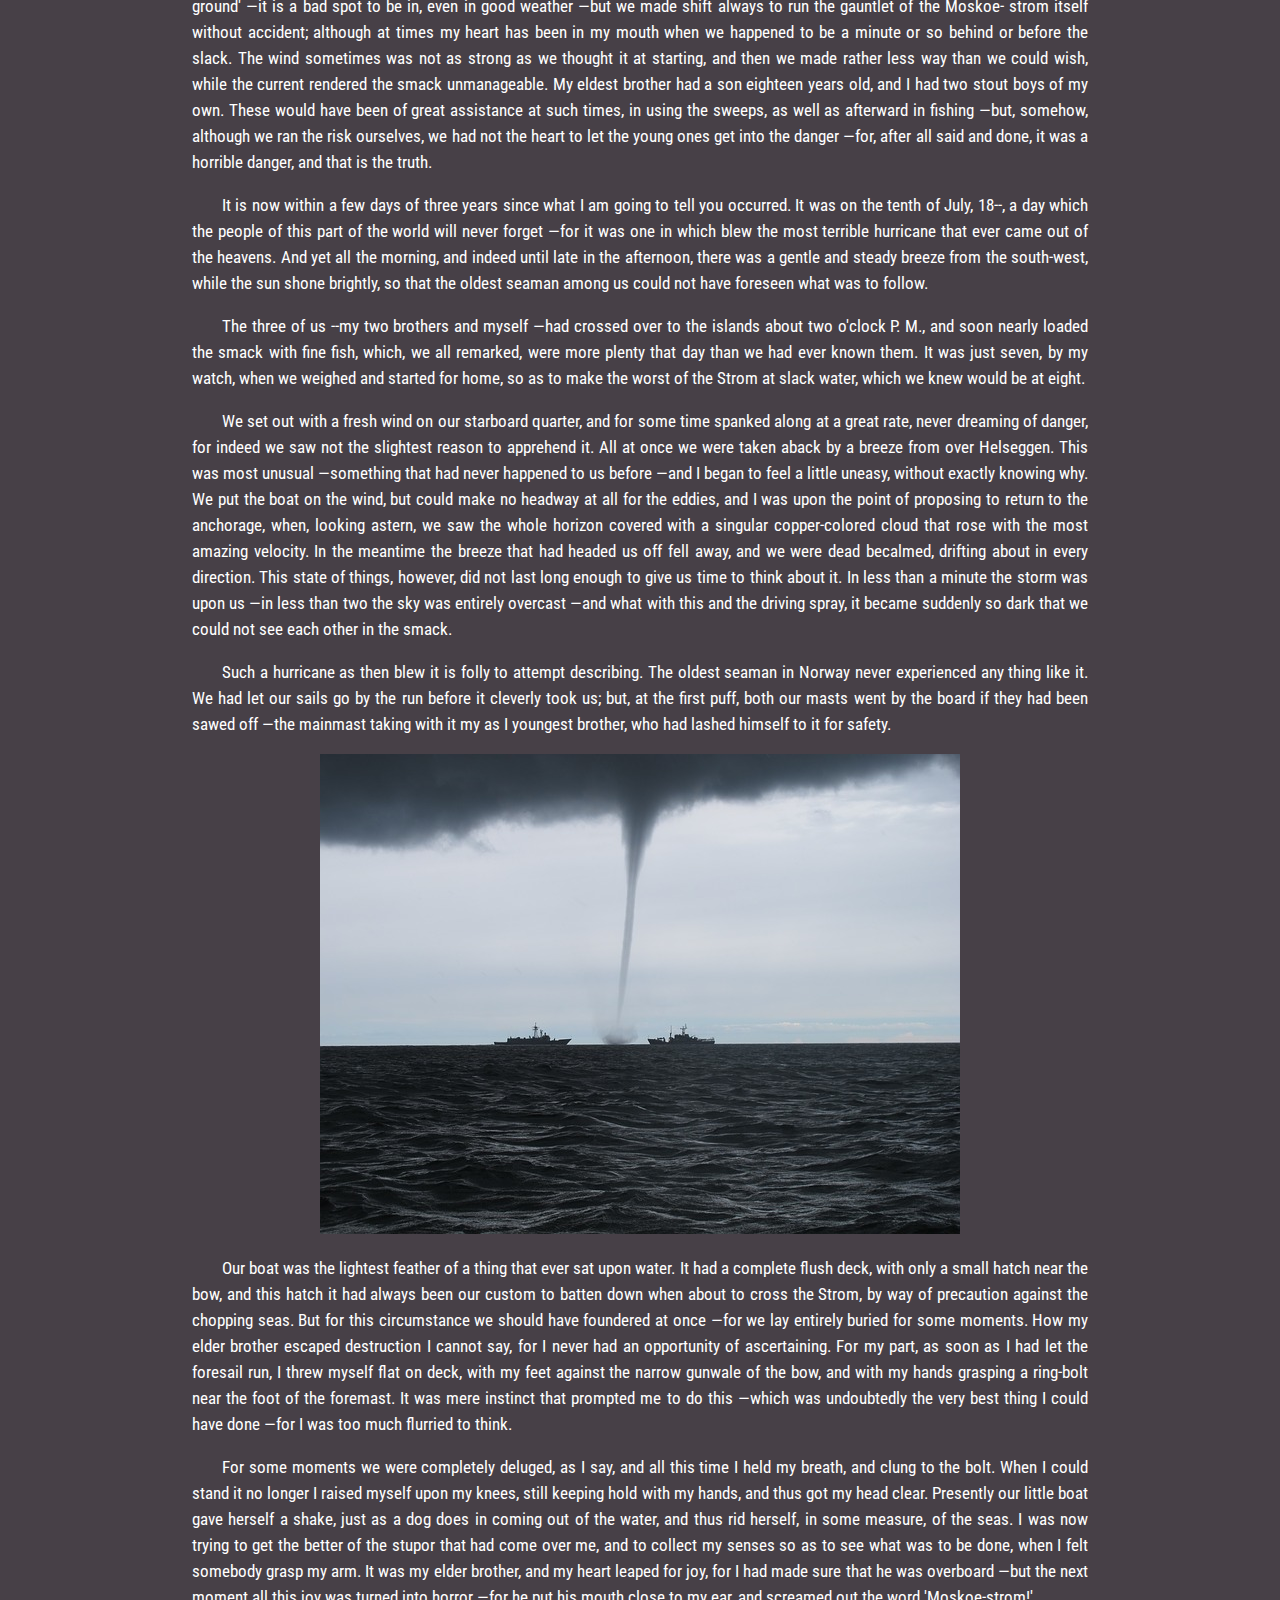
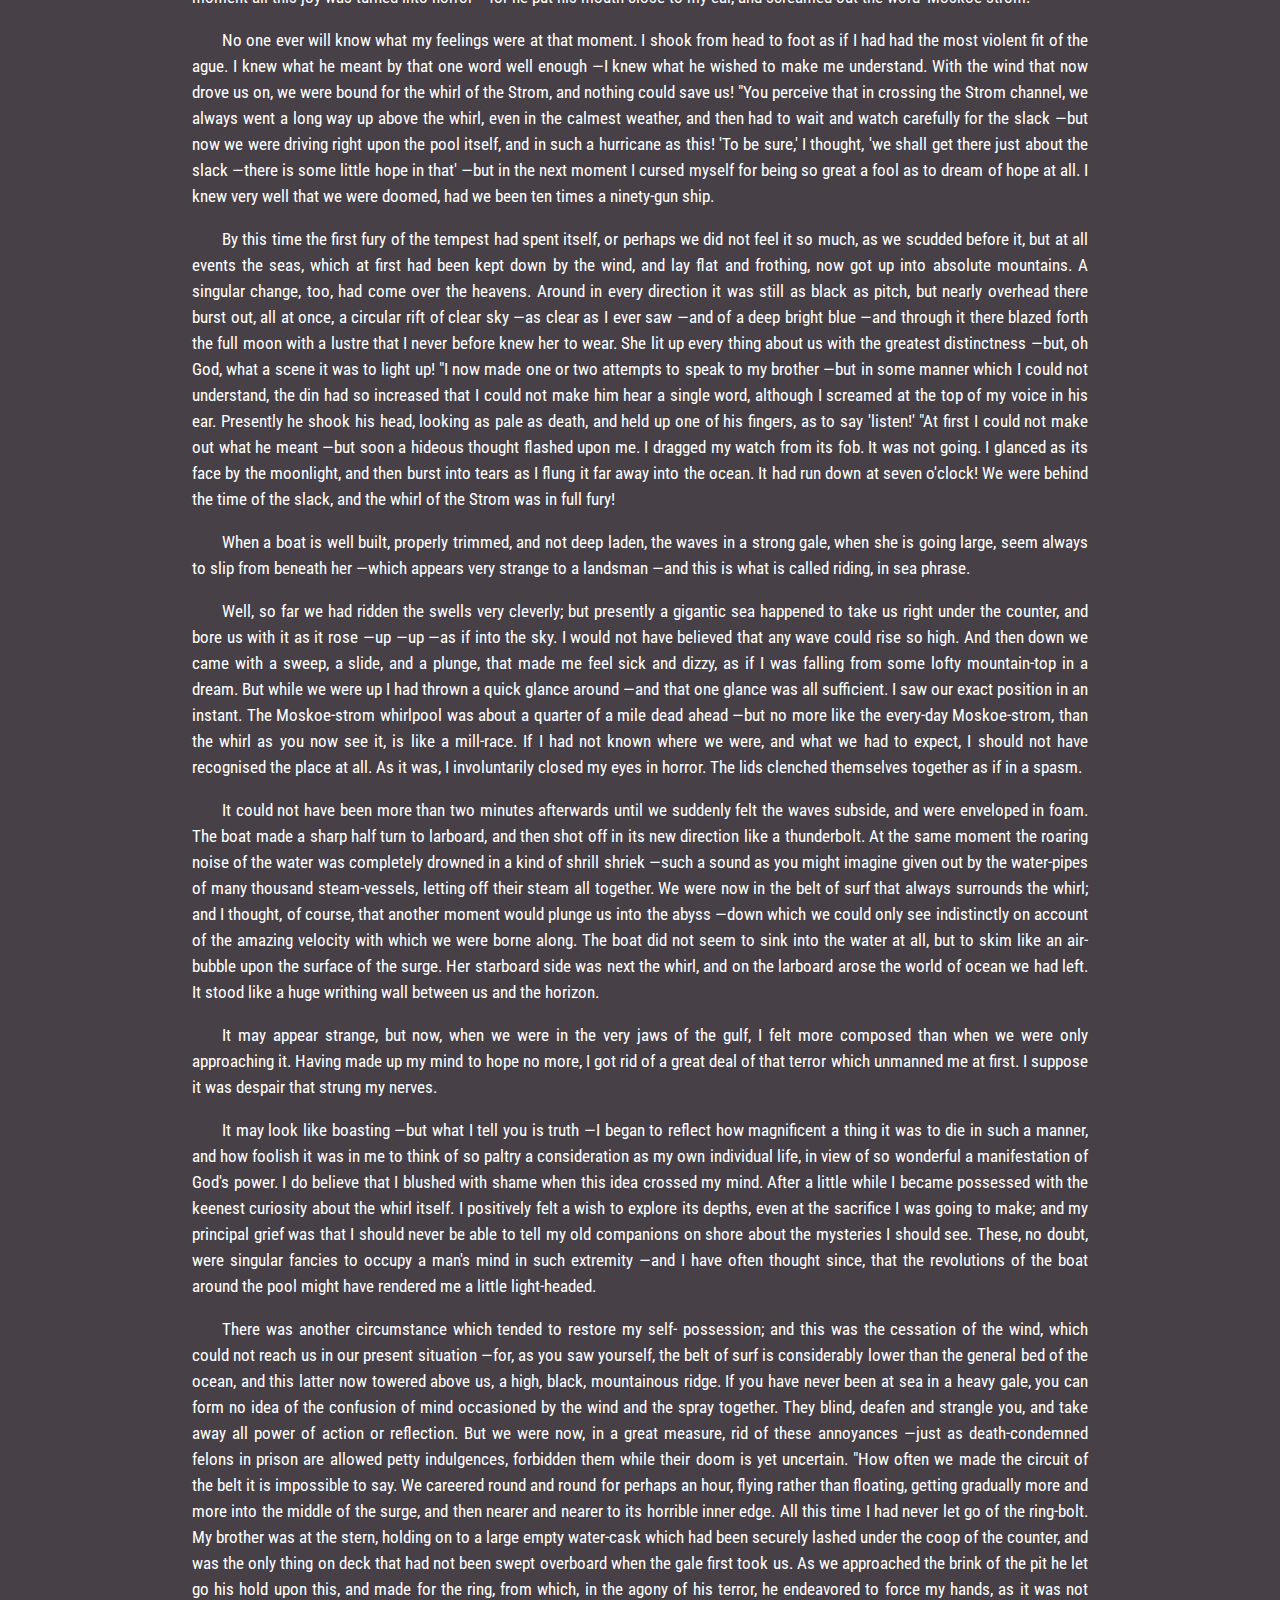
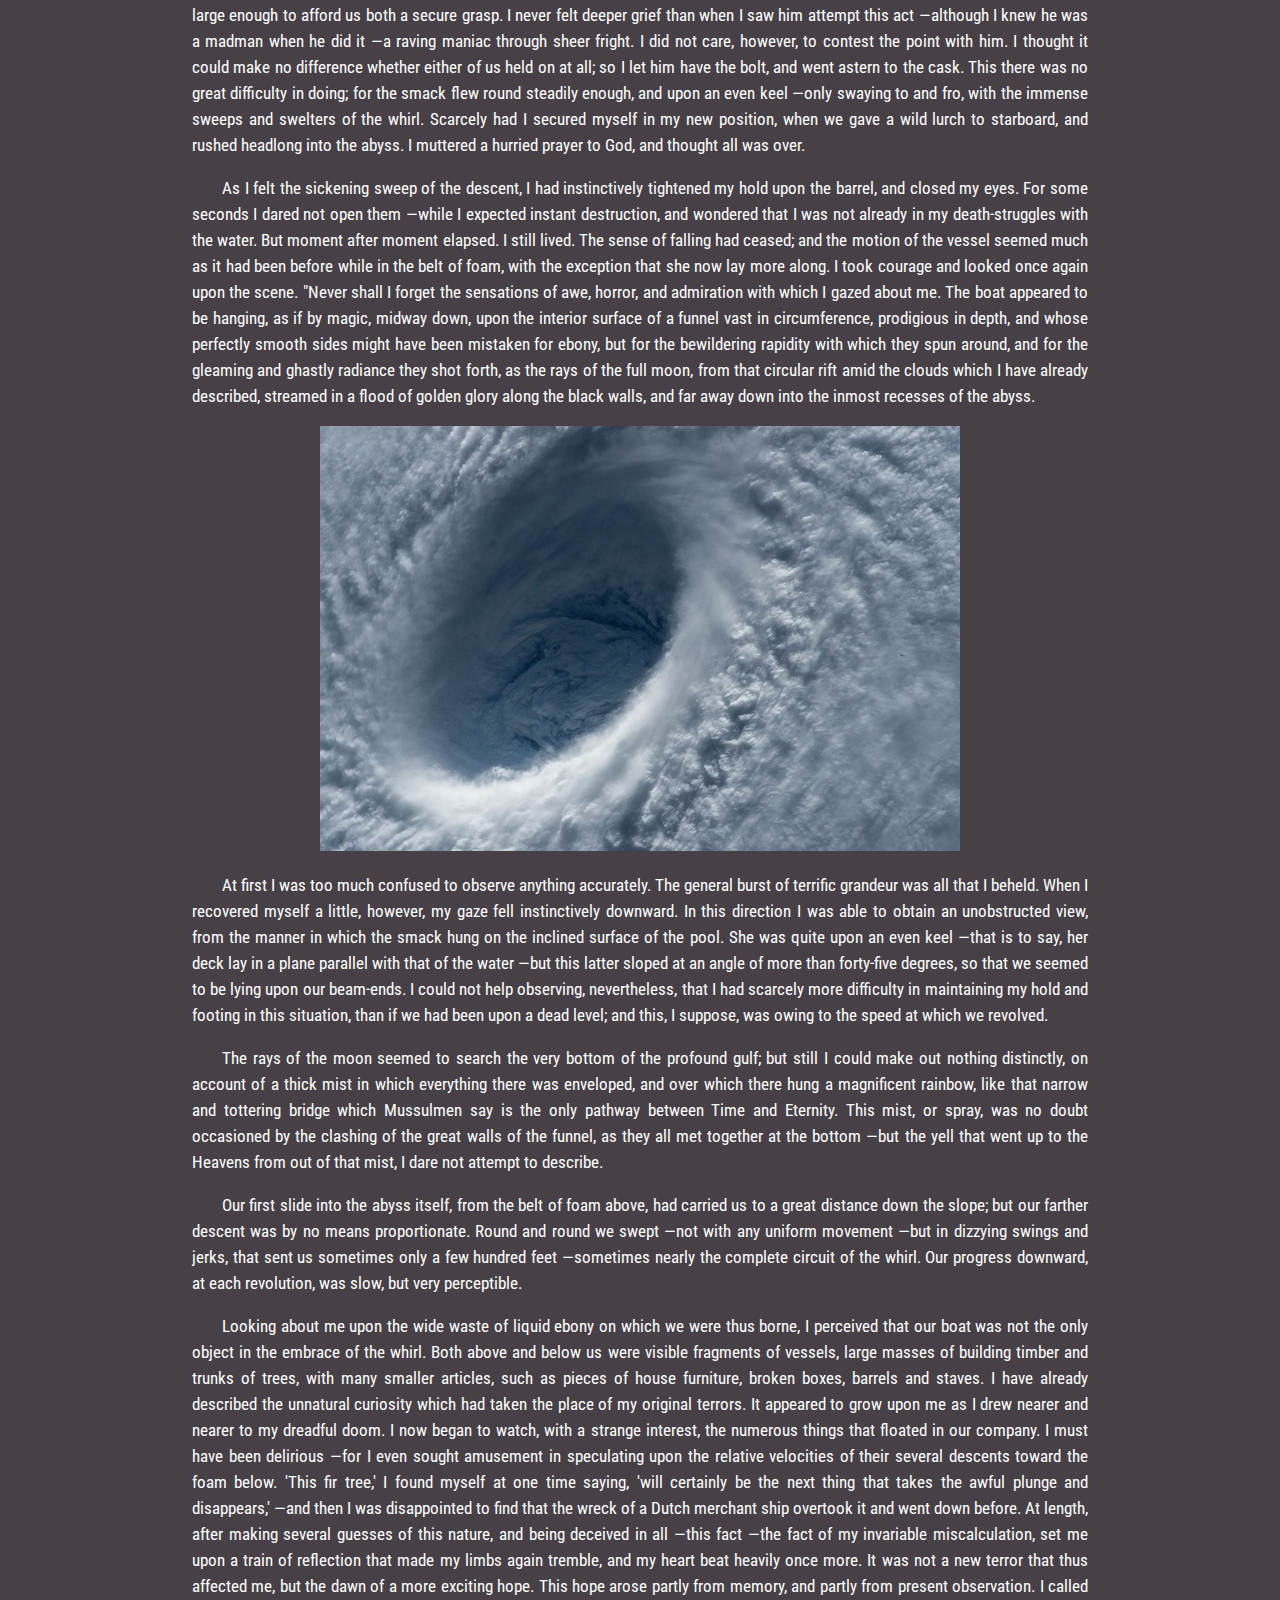
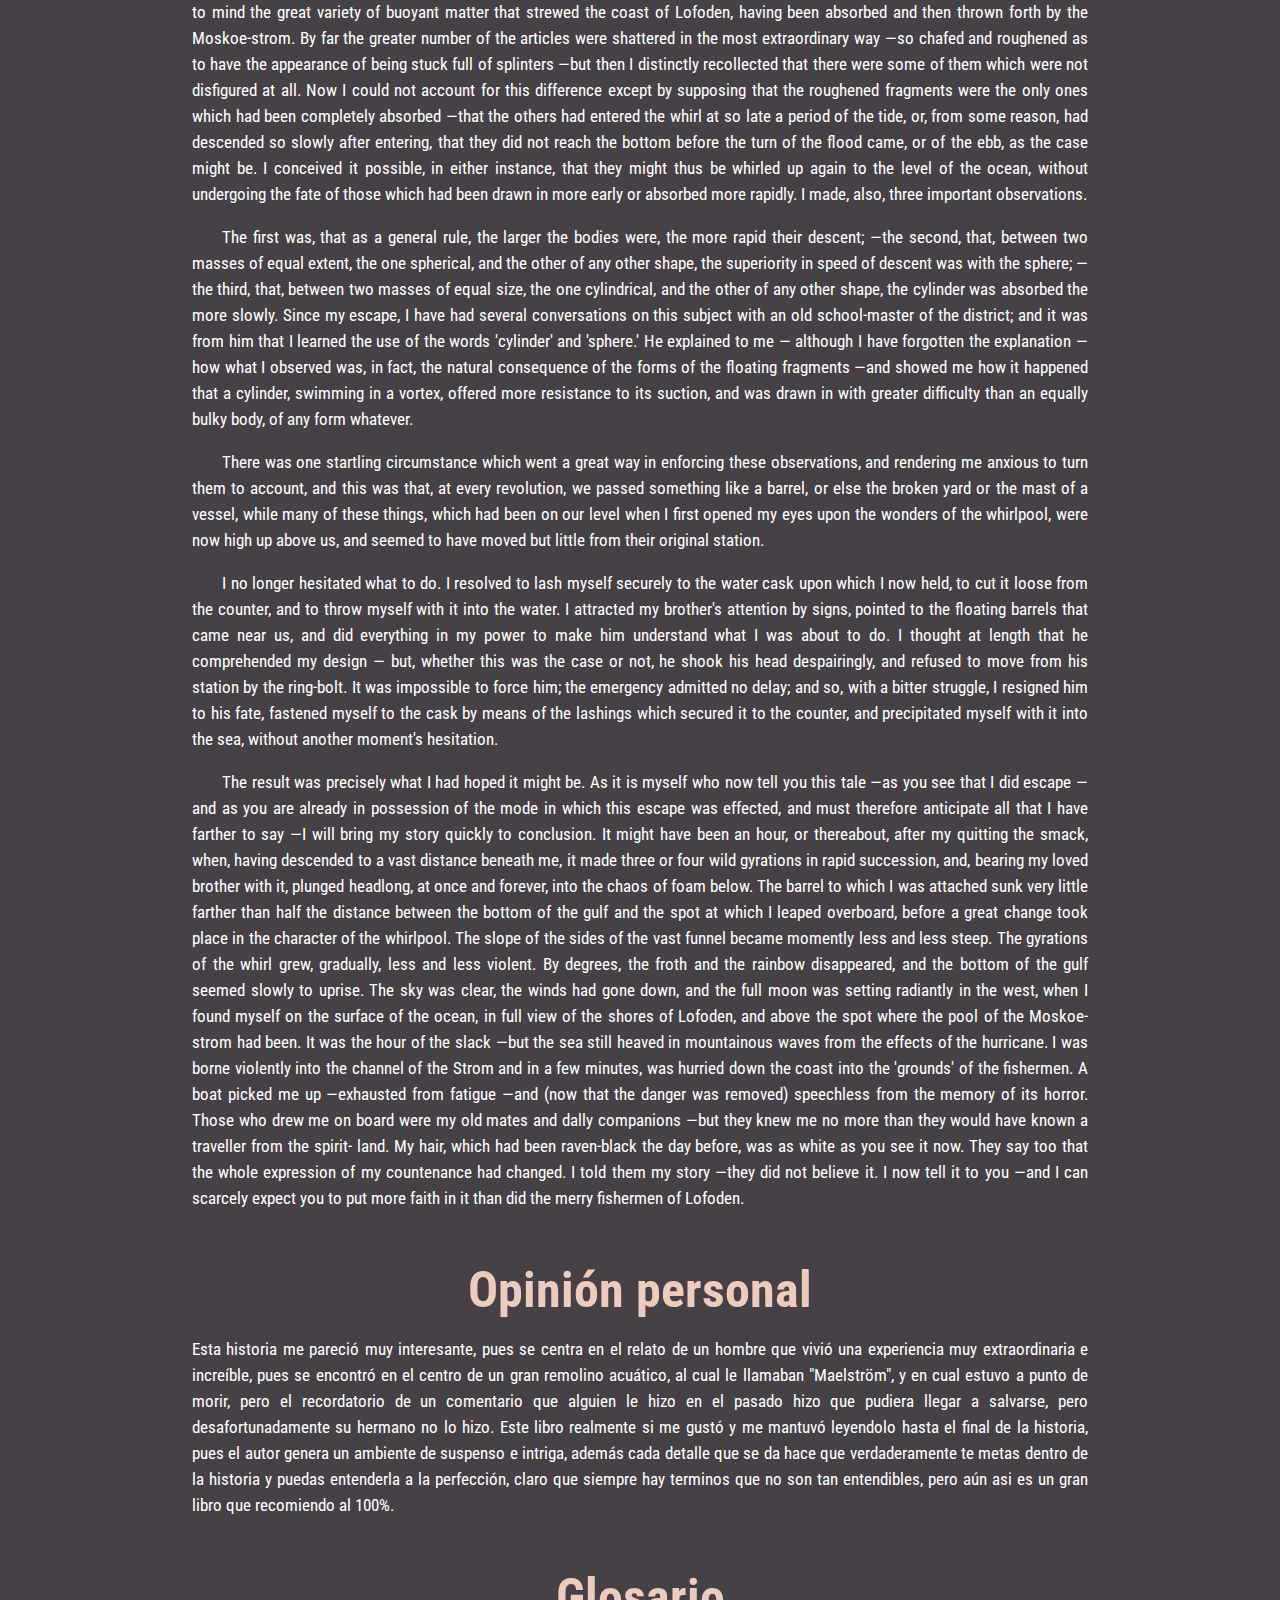
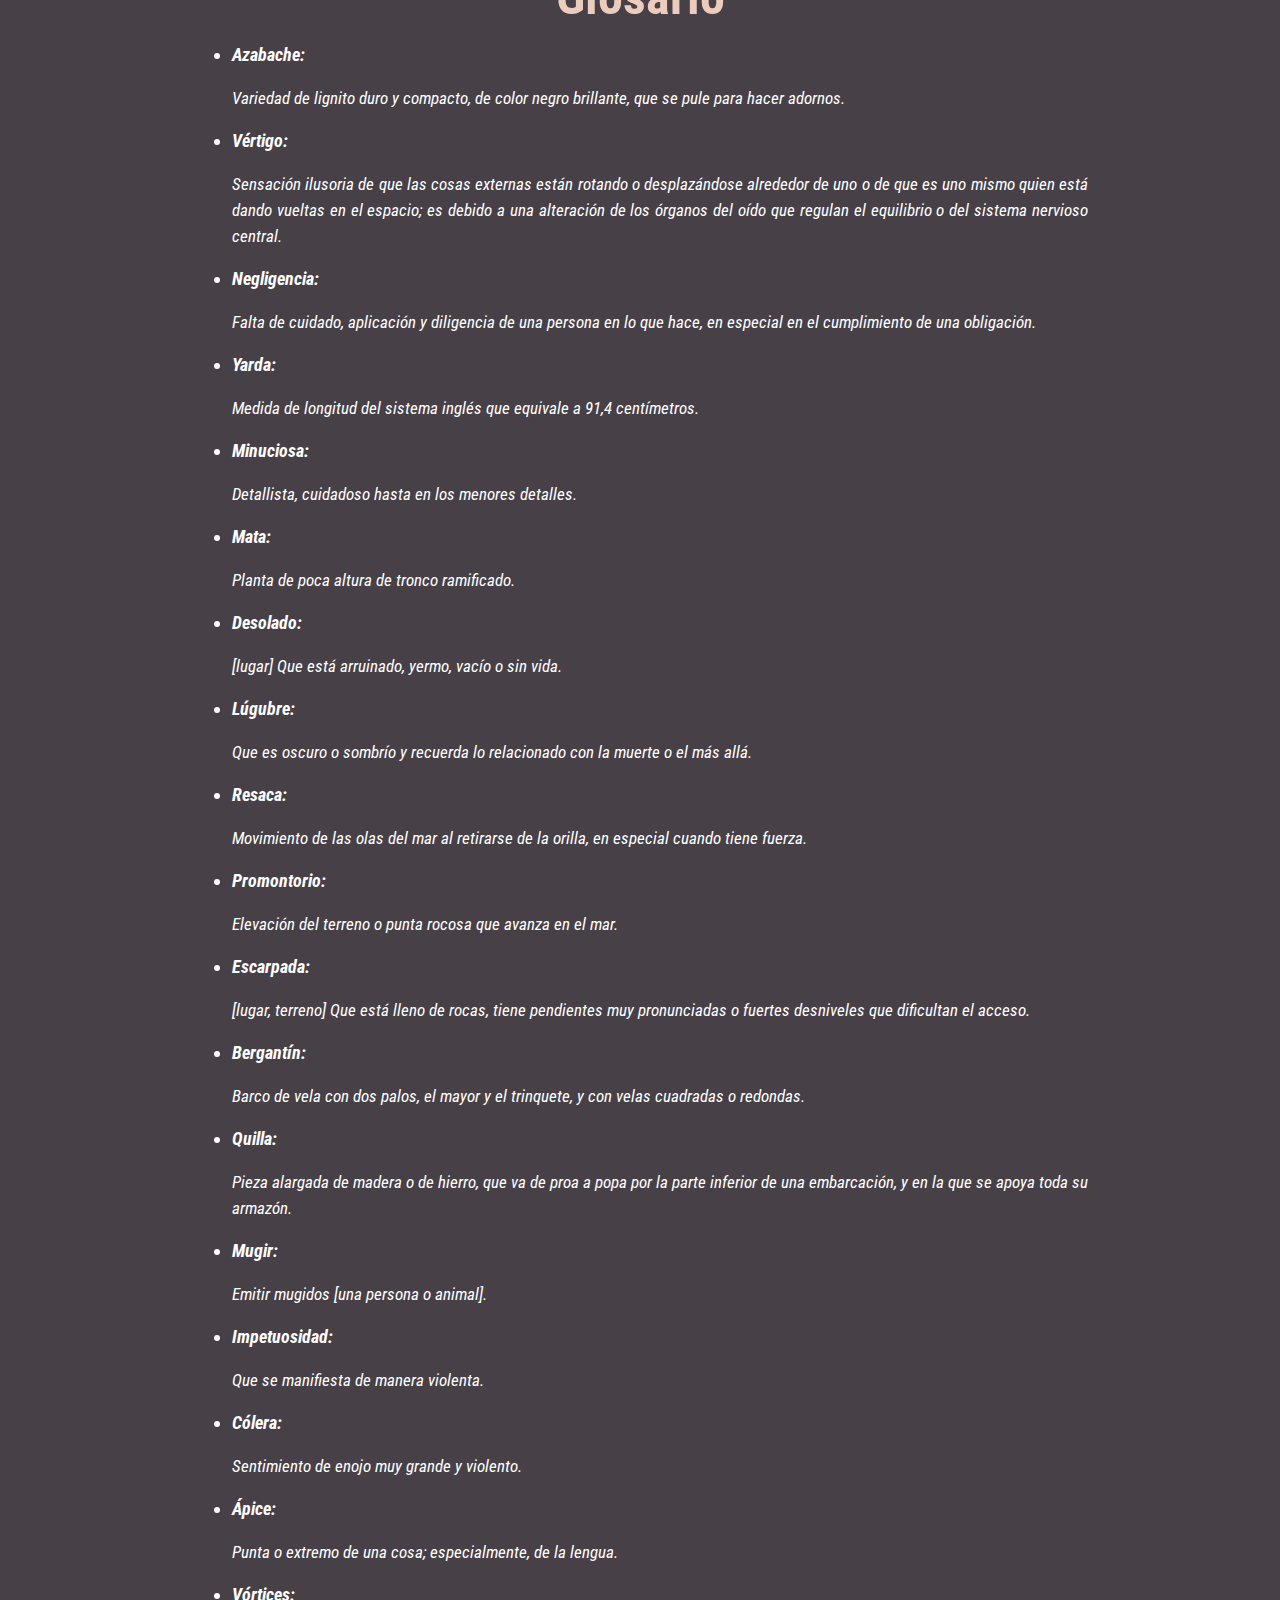
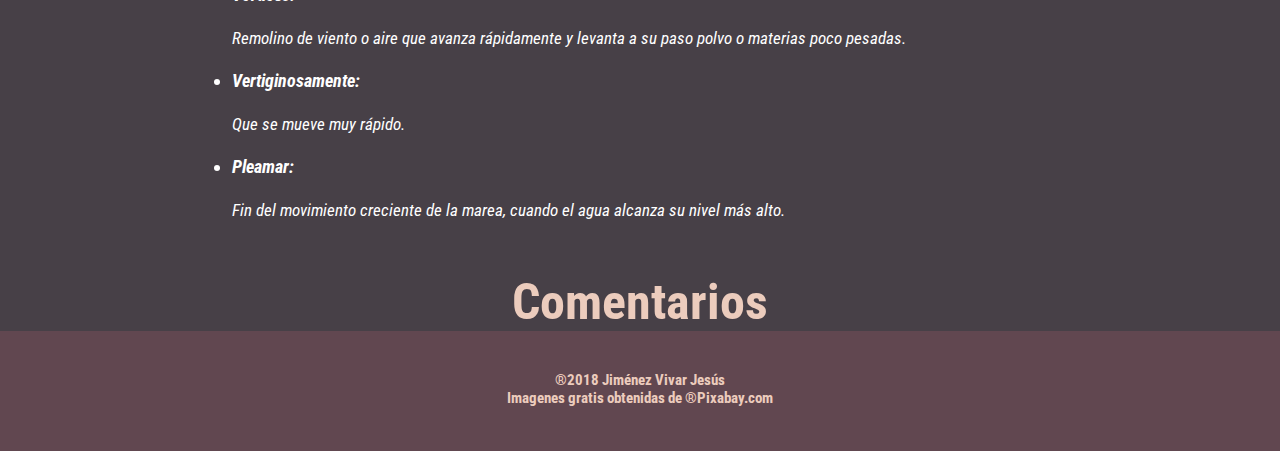
<file: maelstrom.html>
<!DOCTYPE html>
   <head>
     <meta charset="UTF-8">
     <title>Un Descenso Al Maelström</title>
      <link rel = "stylesheet" href ="css/estilo.css" />
      <link href="https://fonts.googleapis.com/css?family=Dancing+Script:700|Roboto:400,700|Roboto+Condensed:300,400,700" rel="stylesheet">
   </head>
   <body>
     <div class="menu">
       <h5>Un Descenso Al Maelström</h5>
       <a href="#lectura" class="btn">Lectura</a>
       <a href="#opinion" class="btn">Opinión Personal</a>
       <a href="#glosario" class="btn">Glosario</a>
       <a href="#comentarios" class="btn">Comentarios</a>
     </div>
     <a href="index.html"><img src="img/atras.png" class="atras"></a>
     <a name="lectura">
     <img src="img/storm.jpg" class="img-principal">
     <h1 class="titulo-cuento">A Descent into the Maelstrom</h1>
     
     <div class="centro">
        <p class="p-centro"><span class="sangria">W</span>E had now reached the summit of the loftiest crag. For some minutes the old man seemed too much exhausted to speak. </p>
        <p class="p-centro"><span class="sangria">"</span>Not long ago," said he at length, "and I could have guided you on this route as well as the youngest of my sons; but, about three years past, there happened to me an event such as never happened before to mortal man —or at least such as no man ever survived to tell of —and the six hours of deadly terror which I then endured have broken me up body and soul. You suppose me a very old man —but I am not. It took less than a single day to change these hairs from a jetty black to white, to weaken my limbs, and to unstring my nerves, so that I tremble at the least exertion, and am frightened at a shadow. Do you know I can scarcely look over this little cliff without getting giddy?"</p>
        <p class="p-centro"><span class="sangria">T</span>he "little cliff," upon whose edge he had so carelessly thrown himself down to rest that the weightier portion of his body hung over it, while he was only kept from falling by the tenure of his elbow on its extreme and slippery edge —this "little cliff arose, a sheer unobstructed precipice of black shining rock, some fifteen or sixteen hundred feet from the world of crags beneath us. Nothing would have tempted me to within half a dozen yards of its brink. In truth so deeply was I excited by the perilous position of my companion, that I fell at full length upon the ground, clung to the shrubs around me, and dared not even glance upward at the sky —while I struggled in vain to divest myself of the idea that the very foundations of the mountain were in danger from the fury of the winds. It was long before I could reason myself into sufficient courage to sit up and look out into the distance. "You must get over these fancies," said the guide, "for I have brought you here that you might have the best possible view of the scene of that event I mentioned —and to tell you the whole story with the spot just under your eye."</p>
        <p class="p-centro"><span class="sangria">"</span>We are now," he continued, in that particularizing manner which distinguished him --"we are now close upon the Norwegian coast —in the sixty-eighth degree of latitude —in the great province of Nordland -- and in the dreary district of Lofoden. The mountain upon whose top we sit is Helseggen, the Cloudy. Now raise yourself up a little higher — hold on to the grass if you feel giddy —so —and look out beyond the belt of vapor beneath us, into the sea." </p>
        <img src="img/maelstrom1.jpg">
        <p class="p-centro"><span class="sangria">I</span> looked dizzily, and beheld a wide expanse of ocean, whose waters wore so inky a hue as to bring at once to my mind the Nubian geographer's account of the Mare Tenebrarum. A panorama more deplorably desolate no human imagination can conceive. To the right and left, as far as the eye could reach, there lay outstretched, like ramparts of the world, lines of horridly black and beetling cliff, whose character of gloom was but the more forcibly illustrated by the surf which reared high up against it its white and ghastly crest, howling and shrieking for ever. Just opposite the promontory upon whose apex we were placed, and at a distance of some five or six miles out at sea, there was visible a small, bleak-looking island; or, more properly, its position was discernible through the wilderness of surge in which it was enveloped. About two miles nearer the land, arose another of smaller size, hideously craggy and barren, and encompassed at various intervals by a cluster of dark rocks. </p>
        <p class="p-centro"><span class="sangria">T</span>he appearance of the ocean, in the space between the more distant island and the shore, had something very unusual about it. Although, at the time, so strong a gale was blowing landward that a brig in the remote offing lay to under a double-reefed trysail, and constantly plunged her whole hull out of sight, still there was here nothing like a regular swell, but only a short, quick, angry cross dashing of water in every direction —as well in the teeth of the wind as otherwise. Of foam there was little except in the immediate vicinity of the rocks.</p>
        <p class="p-centro"><span class="sangria">"</span>The island in the distance," resumed the old man, "is called by the Norwegians Vurrgh. The one midway is Moskoe. That a mile to the northward is Ambaaren. Yonder are Iflesen, Hoeyholm, Kieldholm, Suarven, and Buckholm. Farther off —between Moskoe and Vurrgh — are Otterholm, Flimen, Sandflesen, and Skarholm. These are the true names of the places —but why it has been thought necessary to name them at all, is more than either you or I can understand. Do you hear any thing? Do you see any change in the water?" </p>
        <p class="p-centro"><span class="sangria">W</span>e had now been about ten minutes upon the top of Helseggen, to which we had ascended from the interior of Lofoden, so that we had caught no glimpse of the sea until it had burst upon us from the summit. As the old man spoke, I became aware of a loud and gradually increasing sound, like the moaning of a vast herd of buffaloes upon an American prairie; and at the same moment I perceived that what seamen term the chopping character of the ocean beneath us, was rapidly changing into a current which set to the eastward. Even while I gazed, this current acquired a monstrous velocity. Each moment added to its speed —to its headlong impetuosity. In five minutes the whole sea, as far as Vurrgh, was lashed into ungovernable fury; but it was between Moskoe and the coast that the main uproar held its sway. Here the vast bed of the waters, seamed and scarred into a thousand conflicting channels, burst suddenly into phrensied convulsion — heaving, boiling, hissing —gyrating in gigantic and innumerable vortices, and all whirling and plunging on to the eastward with a rapidity which water never elsewhere assumes except in precipitous descents. </p>
        <p class="p-centro"><span class="sangria">I</span>n a few minutes more, there came over the scene another radical alteration. The general surface grew somewhat more smooth, and the whirlpools, one by one, disappeared, while prodigious streaks of foam became apparent where none had been seen before. These streaks, at length, spreading out to a great distance, and entering into combination, took unto themselves the gyratory motion of the subsided vortices, and seemed to form the germ of another more vast. Suddenly —very suddenly —this assumed a distinct and definite existence, in a circle of more than half a mile in diameter. The edge of the whirl was represented by a broad belt of gleaming spray; but no particle of this slipped into the mouth of the terrific funnel, whose interior, as far as the eye could fathom it, was a smooth, shining, and jet-black wall of water, inclined to the horizon at an angle of some forty-five degrees, speeding dizzily round and round with a swaying and sweltering motion, and sending forth to the winds an appalling voice, half shriek, half roar, such as not even the mighty cataract of Niagara ever lifts up in its agony to Heaven. </p>
        <img src="img/maelstrom2.jpg">
        <p class="p-centro"><span class="sangria">T</span>he mountain trembled to its very base, and the rock rocked. I threw myself upon my face, and clung to the scant herbage in an excess of nervous agitation. </p>
        <p class="p-centro"><span class="sangria">"</span>This," said I at length, to the old man --"this can be nothing else than the great whirlpool of the Maelstrom." "So it is sometimes termed," said he. "We Norwegians call it the Moskoe-strom, from the island of Moskoe in the midway." The ordinary accounts of this vortex had by no means prepared me for what I saw. That of Jonas Ramus, which is perhaps the most circumstantial of any, cannot impart the faintest conception either of the magnificence, or of the horror of the scene —or of the wild bewildering sense of the novel which confounds the beholder. I am not sure from what point of view the writer in question surveyed it, nor at what time; but it could neither have been from the summit of Helseggen, nor during a storm. There are some passages of his description, nevertheless, which may be quoted for their details, although their effect is exceedingly feeble in conveying an impression of the spectacle. </p>
        <p class="p-centro"><span class="sangria">"</span>Between Lofoden and Moskoe," he says, "the depth of the water is between thirty-six and forty fathoms; but on the other side, toward Ver (Vurrgh) this depth decreases so as not to afford a convenient passage for a vessel, without the risk of splitting on the rocks, which happens even in the calmest weather. When it is flood, the stream runs up the country between Lofoden and Moskoe with a boisterous rapidity; but the roar of its impetuous ebb to the sea is scarce equalled by the loudest and most dreadful cataracts; the noise being heard several leagues off, and the vortices or pits are of such an extent and depth, that if a ship comes within its attraction, it is inevitably absorbed and carried down to the bottom, and there beat to pieces against the rocks; and when the water relaxes, the fragments thereof are thrown up again. But these intervals of tranquillity are only at the turn of the ebb and flood, and in calm weather, and last but a quarter of an hour, its violence gradually returning. When the stream is most boisterous, and its fury heightened by a storm, it is dangerous to come within a Norway mile of it. Boats, yachts, and ships have been carried away by not guarding against it before they were within its reach. It likewise happens frequently, that whales come too near the stream, and are overpowered by its violence; and then it is impossible to describe their howlings and bellowings in their fruitless struggles to disengage themselves. A bear once, attempting to swim from Lofoden to Moskoe, was caught by the stream and borne down, while he roared terribly, so as to be heard on shore. Large stocks of firs and pine trees, after being absorbed by the current, rise again broken and torn to such a degree as if bristles grew upon them. This plainly shows the bottom to consist of craggy rocks, among which they are whirled to and fro. This stream is regulated by the flux and reflux of the sea —it being constantly high and low water every six hours. In the year 1645, early in the morning of Sexagesima Sunday, it raged with such noise and impetuosity that the very stones of the houses on the coast fell to the ground." </p>
        <p class="p-centro"><span class="sangria">I</span>n regard to the depth of the water, I could not see how this could have been ascertained at all in the immediate vicinity of the vortex. The "forty fathoms" must have reference only to portions of the channel close upon the shore either of Moskoe or Lofoden. The depth in the centre of the Moskoe-strom must be immeasurably greater; and no better proof of this fact is necessary than can be obtained from even the sidelong glance into the abyss of the whirl which may be had from the highest crag of Helseggen. Looking down from this pinnacle upon the howling Phlegethon below, I could not help smiling at the simplicity with which the honest Jonas Ramus records, as a matter difficult of belief, the anecdotes of the whales and the bears; for it appeared to me, in fact, a self-evident thing, that the largest ships of the line in existence, coming within the influence of that deadly attraction, could resist it as little as a feather the hurricane, and must disappear bodily and at once. </p>
        <p class="p-centro"><span class="sangria">T</span>he attempts to account for the phenomenon —some of which, I remember, seemed to me sufficiently plausible in perusal —now wore a very different and unsatisfactory aspect. The idea generally received is that this, as well as three smaller vortices among the Feroe islands, "have no other cause than the collision of waves rising and falling, at flux and reflux, against a ridge of rocks and shelves, which confines the water so that it precipitates itself like a cataract; and thus the higher the flood rises, the deeper must the fall be, and the natural result of all is a whirlpool or vortex, the prodigious suction of which is sufficiently known by lesser experiments." —These are the words of the Encyclopaedia Britannica. Kircher and others imagine that in the centre of the channel of the Maelstrom is an abyss penetrating the globe, and issuing in some very remote part —the Gulf of Bothnia being somewhat decidedly named in one instance. This opinion, idle in itself, was the one to which, as I gazed, my imagination most readily assented; and, mentioning it to the guide, I was rather surprised to hear him say that, although it was the view almost universally entertained of the subject by the Norwegians, it nevertheless was not his own. As to the former notion he confessed his inability to comprehend it; and here I agreed with him —for, however conclusive on paper, it becomes altogether unintelligible, and even absurd, amid the thunder of the abyss. </p>
        <p class="p-centro"><span class="sangria">"</span>You have had a good look at the whirl now," said the old man, "and if you will creep round this crag, so as to get in its lee, and deaden the roar of the water, I will tell you a story that will convince you I ought to know something of the Moskoe-strom." </p>
        <p class="p-centro"><span class="sangria">I</span> placed myself as desired, and he proceeded. "Myself and my two brothers once owned a schooner-rigged smack of about seventy tons burthen, with which we were in the habit of fishing among the islands beyond Moskoe, nearly to Vurrgh. In all violent eddies at sea there is good fishing, at proper opportunities, if one has only the courage to attempt it; but among the whole of the Lofoden coastmen, we three were the only ones who made a regular business of going out to the islands, as I tell you. The usual grounds are a great way lower down to the southward. There fish can be got at all hours, without much risk, and therefore these places are preferred. The choice spots over here among the rocks, however, not only yield the finest variety, but in far greater abundance; so that we often got in a single day, what the more timid of the craft could not scrape together in a week. In fact, we made it a matter of desperate speculation —the risk of life standing instead of labor, and courage answering for capital. </p>
        <p class="p-centro"><span class="sangria">"</span>We kept the smack in a cove about five miles higher up the coast than this; and it was our practice, in fine weather, to take advantage of the fifteen minutes' slack to push across the main channel of the Moskoe- strom, far above the pool, and then drop down upon anchorage somewhere near Otterholm, or Sandflesen, where the eddies are not so violent as elsewhere. Here we used to remain until nearly time for slackwater again, when we weighed and made for home. We never set out upon this expedition without a steady side wind for going and coming —one that we felt sure would not fall us before our return — and we seldom made a mis -calculation upon this point. Twice, during six years, we were forced to stay all night at anchor on account of a dead calm, which is a rare thing indeed just about here; and once we had to remain on the grounds nearly a week, starving to death, owing to a gale which blew up shortly after our arrival, and made the channel too boisterous to be thought of. Upon this occasion we should have been driven out to sea in spite of everything, (for the whirlpools threw us round and round so violently that, at length, we fouled our anchor and dragged it) if it had not been that we drifted into one of the innumerable cross currents-here to-day and gone to-morrow —which drove us under the lee of Flimen, where, by good luck, we brought up. "I could not tell you the twentieth part of the difficulties we encountered 'on the ground' —it is a bad spot to be in, even in good weather —but we made shift always to run the gauntlet of the Moskoe- strom itself without accident; although at times my heart has been in my mouth when we happened to be a minute or so behind or before the slack. The wind sometimes was not as strong as we thought it at starting, and then we made rather less way than we could wish, while the current rendered the smack unmanageable. My eldest brother had a son eighteen years old, and I had two stout boys of my own. These would have been of great assistance at such times, in using the sweeps, as well as afterward in fishing —but, somehow, although we ran the risk ourselves, we had not the heart to let the young ones get into the danger —for, after all said and done, it was a horrible danger, and that is the truth. </p>
        <p class="p-centro"><span class="sangria">I</span>t is now within a few days of three years since what I am going to tell you occurred. It was on the tenth of July, 18--, a day which the people of this part of the world will never forget —for it was one in which blew the most terrible hurricane that ever came out of the heavens. And yet all the morning, and indeed until late in the afternoon, there was a gentle and steady breeze from the south-west, while the sun shone brightly, so that the oldest seaman among us could not have foreseen what was to follow. </p>
        <p class="p-centro"><span class="sangria">T</span>he three of us --my two brothers and myself —had crossed over to the islands about two o'clock P. M., and soon nearly loaded the smack with fine fish, which, we all remarked, were more plenty that day than we had ever known them. It was just seven, by my watch, when we weighed and started for home, so as to make the worst of the Strom at slack water, which we knew would be at eight. </p>
        <p class="p-centro"><span class="sangria">W</span>e set out with a fresh wind on our starboard quarter, and for some time spanked along at a great rate, never dreaming of danger, for indeed we saw not the slightest reason to apprehend it. All at once we were taken aback by a breeze from over Helseggen. This was most unusual —something that had never happened to us before —and I began to feel a little uneasy, without exactly knowing why. We put the boat on the wind, but could make no headway at all for the eddies, and I was upon the point of proposing to return to the anchorage, when, looking astern, we saw the whole horizon covered with a singular copper-colored cloud that rose with the most amazing velocity. In the meantime the breeze that had headed us off fell away, and we were dead becalmed, drifting about in every direction. This state of things, however, did not last long enough to give us time to think about it. In less than a minute the storm was upon us —in less than two the sky was entirely overcast —and what with this and the driving spray, it became suddenly so dark that we could not see each other in the smack. </p>
        <p class="p-centro"><span class="sangria">S</span>uch a hurricane as then blew it is folly to attempt describing. The oldest seaman in Norway never experienced any thing like it. We had let our sails go by the run before it cleverly took us; but, at the first puff, both our masts went by the board if they had been sawed off —the mainmast taking with it my as I youngest brother, who had lashed himself to it for safety. </p>
        <img src="img/maelstrom3.jpg">
        <p class="p-centro"><span class="sangria">O</span>ur boat was the lightest feather of a thing that ever sat upon water. It had a complete flush deck, with only a small hatch near the bow, and this hatch it had always been our custom to batten down when about to cross the Strom, by way of precaution against the chopping seas. But for this circumstance we should have foundered at once —for we lay entirely buried for some moments. How my elder brother escaped destruction I cannot say, for I never had an opportunity of ascertaining. For my part, as soon as I had let the foresail run, I threw myself flat on deck, with my feet against the narrow gunwale of the bow, and with my hands grasping a ring-bolt near the foot of the foremast. It was mere instinct that prompted me to do this —which was undoubtedly the very best thing I could have done —for I was too much flurried to think. </p>
        <p class="p-centro"><span class="sangria">F</span>or some moments we were completely deluged, as I say, and all this time I held my breath, and clung to the bolt. When I could stand it no longer I raised myself upon my knees, still keeping hold with my hands, and thus got my head clear. Presently our little boat gave herself a shake, just as a dog does in coming out of the water, and thus rid herself, in some measure, of the seas. I was now trying to get the better of the stupor that had come over me, and to collect my senses so as to see what was to be done, when I felt somebody grasp my arm. It was my elder brother, and my heart leaped for joy, for I had made sure that he was overboard —but the next moment all this joy was turned into horror —for he put his mouth close to my ear, and screamed out the word 'Moskoe-strom!'</p>
        <p class="p-centro"><span class="sangria">N</span>o one ever will know what my feelings were at that moment. I shook from head to foot as if I had had the most violent fit of the ague. I knew what he meant by that one word well enough —I knew what he wished to make me understand. With the wind that now drove us on, we were bound for the whirl of the Strom, and nothing could save us! "You perceive that in crossing the Strom channel, we always went a long way up above the whirl, even in the calmest weather, and then had to wait and watch carefully for the slack —but now we were driving right upon the pool itself, and in such a hurricane as this! 'To be sure,' I thought, 'we shall get there just about the slack —there is some little hope in that' —but in the next moment I cursed myself for being so great a fool as to dream of hope at all. I knew very well that we were doomed, had we been ten times a ninety-gun ship. </p>
        <p class="p-centro"><span class="sangria">B</span>y this time the first fury of the tempest had spent itself, or perhaps we did not feel it so much, as we scudded before it, but at all events the seas, which at first had been kept down by the wind, and lay flat and frothing, now got up into absolute mountains. A singular change, too, had come over the heavens. Around in every direction it was still as black as pitch, but nearly overhead there burst out, all at once, a circular rift of clear sky —as clear as I ever saw —and of a deep bright blue —and through it there blazed forth the full moon with a lustre that I never before knew her to wear. She lit up every thing about us with the greatest distinctness —but, oh God, what a scene it was to light up! "I now made one or two attempts to speak to my brother —but in some manner which I could not understand, the din had so increased that I could not make him hear a single word, although I screamed at the top of my voice in his ear. Presently he shook his head, looking as pale as death, and held up one of his fingers, as to say 'listen!' "At first I could not make out what he meant —but soon a hideous thought flashed upon me. I dragged my watch from its fob. It was not going. I glanced as its face by the moonlight, and then burst into tears as I flung it far away into the ocean. It had run down at seven o'clock! We were behind the time of the slack, and the whirl of the Strom was in full fury! </p>
        <p class="p-centro"><span class="sangria">W</span>hen a boat is well built, properly trimmed, and not deep laden, the waves in a strong gale, when she is going large, seem always to slip from beneath her —which appears very strange to a landsman —and this is what is called riding, in sea phrase. </p>
        <p class="p-centro"><span class="sangria">W</span>ell, so far we had ridden the swells very cleverly; but presently a 
          gigantic sea happened to take us right under the counter, and bore us 
          with it as it rose —up —up —as if into the sky. I would not have believed 
          that any wave could rise so high. And then down we came with a 
          sweep, a slide, and a plunge, that made me feel sick and dizzy, as if I 
          was falling from some lofty mountain-top in a dream. But while we 
          were up I had thrown a quick glance around —and that one glance was 
          all sufficient. I saw our exact position in an instant. The Moskoe-strom 
          whirlpool was about a quarter of a mile dead ahead —but no more like 
          the every-day Moskoe-strom, than the whirl as you now see it, is like a 
          mill-race. If I had not known where we were, and what we had to 
          expect, I should not have recognised the place at all. As it was, I 
          involuntarily closed my eyes in horror. The lids clenched themselves 
          together as if in a spasm. </p>
        <p class="p-centro"><span class="sangria">I</span>t could not have been more than two minutes afterwards until we 
          suddenly felt the waves subside, and were enveloped in foam. The boat 
          made a sharp half turn to larboard, and then shot off in its new 
          direction like a thunderbolt. At the same moment the roaring noise of 
          the water was completely drowned in a kind of shrill shriek —such a 
          sound as you might imagine given out by the water-pipes of many 
          thousand steam-vessels, letting off their steam all together. We were 
          now in the belt of surf that always surrounds the whirl; and I thought, 
          of course, that another moment would plunge us into the abyss —down 
          which we could only see indistinctly on account of the amazing 
          velocity with which we were borne along. The boat did not seem to 
          sink into the water at all, but to skim like an air-bubble upon the 
          surface of the surge. Her starboard side was next the whirl, and on the 
          larboard arose the world of ocean we had left. It stood like a huge 
          writhing wall between us and the horizon. 
          </p>
        <p class="p-centro"><span class="sangria">I</span>t may appear strange, but now, when we were in the very jaws of the 
          gulf, I felt more composed than when we were only approaching it. 
          Having made up my mind to hope no more, I got rid of a great deal of 
          that terror which unmanned me at first. I suppose it was despair that 
          strung my nerves. </p>
        <p class="p-centro"><span class="sangria">I</span>t may look like boasting —but what I tell you is truth —I began to 
          reflect how magnificent a thing it was to die in such a manner, and 
          how foolish it was in me to think of so paltry a consideration as my 
          own individual life, in view of so wonderful a manifestation of God's 
          power. I do believe that I blushed with shame when this idea crossed 
          my mind. After a little while I became possessed with the keenest 
          curiosity about the whirl itself. I positively felt a wish to explore its 
          depths, even at the sacrifice I was going to make; and my principal 
          grief was that I should never be able to tell my old companions on 
          shore about the mysteries I should see. These, no doubt, were singular 
          fancies to occupy a man's mind in such extremity —and I have often 
          thought since, that the revolutions of the boat around the pool might 
          have rendered me a little light-headed. </p>
        <p class="p-centro"><span class="sangria">T</span>here was another circumstance which tended to restore my self- 
          possession; and this was the cessation of the wind, which could not 
          reach us in our present situation —for, as you saw yourself, the belt of 
          surf is considerably lower than the general bed of the ocean, and this 
          latter now towered above us, a high, black, mountainous ridge. If you 
          have never been at sea in a heavy gale, you can form no idea of the 
          confusion of mind occasioned by the wind and the spray together. 
          They blind, deafen and strangle you, and take away all power of action 
          or reflection. But we were now, in a great measure, rid of these 
          annoyances —just as death-condemned felons in prison are allowed 
          petty indulgences, forbidden them while their doom is yet uncertain. 
          "How often we made the circuit of the belt it is impossible to say. We 
          careered round and round for perhaps an hour, flying rather than 
          floating, getting gradually more and more into the middle of the surge, 
          and then nearer and nearer to its horrible inner edge. All this time I 
          had never let go of the ring-bolt. My brother was at the stern, holding 
          on to a large empty water-cask which had been securely lashed under 
          the coop of the counter, and was the only thing on deck that had not 
          been swept overboard when the gale first took us. As we approached 
          the brink of the pit he let go his hold upon this, and made for the ring, 
          from which, in the agony of his terror, he endeavored to force my 
          hands, as it was not large enough to afford us both a secure grasp. I 
          never felt deeper grief than when I saw him attempt this act —although 
          I knew he was a madman when he did it —a raving maniac through 
          sheer fright. I did not care, however, to contest the point with him. I 
          thought it could make no difference whether either of us held on at all; 
          so I let him have the bolt, and went astern to the cask. This there was 
          no great difficulty in doing; for the smack flew round steadily enough, 
          and upon an even keel —only swaying to and fro, with the immense 
          sweeps and swelters of the whirl. Scarcely had I secured myself in my 
          new position, when we gave a wild lurch to starboard, and rushed 
          headlong into the abyss. I muttered a hurried prayer to God, and 
          thought all was over. 
          </p>
        <p class="p-centro"><span class="sangria">A</span>s I felt the sickening sweep of the descent, I had instinctively 
          tightened my hold upon the barrel, and closed my eyes. For some 
          seconds I dared not open them —while I expected instant destruction, 
          and wondered that I was not already in my death-struggles with the 
          water. But moment after moment elapsed. I still lived. The sense of 
          falling had ceased; and the motion of the vessel seemed much as it had 
          been before while in the belt of foam, with the exception that she now 
          lay more along. I took courage and looked once again upon the scene. 
          "Never shall I forget the sensations of awe, horror, and admiration 
          with which I gazed about me. The boat appeared to be hanging, as if by 
          magic, midway down, upon the interior surface of a funnel vast in 
          circumference, prodigious in depth, and whose perfectly smooth sides 
          might have been mistaken for ebony, but for the bewildering rapidity 
          with which they spun around, and for the gleaming and ghastly 
          radiance they shot forth, as the rays of the full moon, from that 
          circular rift amid the clouds which I have already described, streamed 
          in a flood of golden glory along the black walls, and far away down into 
          the inmost recesses of the abyss. 
          </p>
          <img src="img/maelstrom4.jpg">
        <p class="p-centro"><span class="sangria">A</span>t first I was too much confused to observe anything accurately. The 
          general burst of terrific grandeur was all that I beheld. When I 
          recovered myself a little, however, my gaze fell instinctively 
          downward. In this direction I was able to obtain an unobstructed view, 
          from the manner in which the smack hung on the inclined surface of 
          the pool. She was quite upon an even keel —that is to say, her deck lay 
          in a plane parallel with that of the water —but this latter sloped at an 
          angle of more than forty-five degrees, so that we seemed to be lying 
          upon our beam-ends. I could not help observing, nevertheless, that I 
          had scarcely more difficulty in maintaining my hold and footing in this 
          situation, than if we had been upon a dead level; and this, I suppose, 
          was owing to the speed at which we revolved. </p>
        <p class="p-centro"><span class="sangria">T</span>he rays of the moon seemed to search the very bottom of the 
          profound gulf; but still I could make out nothing distinctly, on account 
          of a thick mist in which everything there was enveloped, and over 
          which there hung a magnificent rainbow, like that narrow and 
          tottering bridge which Mussulmen say is the only pathway between 
          Time and Eternity. This mist, or spray, was no doubt occasioned by 
          the clashing of the great walls of the funnel, as they all met together at 
          the bottom —but the yell that went up to the Heavens from out of that 
          mist, I dare not attempt to describe. </p>
        <p class="p-centro"><span class="sangria">O</span>ur first slide into the abyss itself, from the belt of foam above, had 
          carried us to a great distance down the slope; but our farther descent 
          was by no means proportionate. Round and round we swept —not with 
          any uniform movement —but in dizzying swings and jerks, that sent us 
          sometimes only a few hundred feet —sometimes nearly the complete 
          circuit of the whirl. Our progress downward, at each revolution, was 
          slow, but very perceptible. 
          </p>
        <p class="p-centro"><span class="sangria">L</span>ooking about me upon the wide waste of liquid ebony on which we 
          were thus borne, I perceived that our boat was not the only object in 
          the embrace of the whirl. Both above and below us were visible 
          fragments of vessels, large masses of building timber and trunks of 
          trees, with many smaller articles, such as pieces of house furniture, 
          broken boxes, barrels and staves. I have already described the 
          unnatural curiosity which had taken the place of my original terrors. It 
          appeared to grow upon me as I drew nearer and nearer to my dreadful 
          doom. I now began to watch, with a strange interest, the numerous 
          things that floated in our company. I must have been delirious —for I 
          even sought amusement in speculating upon the relative velocities of 
          their several descents toward the foam below. 'This fir tree,' I found 
          myself at one time saying, 'will certainly be the next thing that takes 
          the awful plunge and disappears,' —and then I was disappointed to 
          find that the wreck of a Dutch merchant ship overtook it and went 
          down before. At length, after making several guesses of this nature, 
          and being deceived in all —this fact —the fact of my invariable 
          miscalculation, set me upon a train of reflection that made my limbs 
          again tremble, and my heart beat heavily once more. 
          It was not a new terror that thus affected me, but the dawn of a more 
          exciting hope. This hope arose partly from memory, and partly from 
          present observation. I called to mind the great variety of buoyant 
          matter that strewed the coast of Lofoden, having been absorbed and 
          then thrown forth by the Moskoe-strom. By far the greater number of 
          the articles were shattered in the most extraordinary way —so chafed 
          and roughened as to have the appearance of being stuck full of 
          splinters —but then I distinctly recollected that there were some of 
          them which were not disfigured at all. Now I could not account for this 
          difference except by supposing that the roughened fragments were the 
          only ones which had been completely absorbed —that the others had 
          entered the whirl at so late a period of the tide, or, from some reason, 
          had descended so slowly after entering, that they did not reach the 
          bottom before the turn of the flood came, or of the ebb, as the case 
          might be. I conceived it possible, in either instance, that they might 
          thus be whirled up again to the level of the ocean, without undergoing 
          the fate of those which had been drawn in more early or absorbed 
          more rapidly. I made, also, three important observations.</p>


        <p class="p-centro"><span class="sangria">T</span>he first 
          was, that as a general rule, the larger the bodies were, the more rapid 
          their descent; —the second, that, between two masses of equal extent, 
          the one spherical, and the other of any other shape, the superiority in 
          speed of descent was with the sphere; —the third, that, between two 
          masses of equal size, the one cylindrical, and the other of any other 
          shape, the cylinder was absorbed the more slowly. 
          Since my escape, I have had several conversations on this subject with 
          an old school-master of the district; and it was from him that I learned 
          the use of the words 'cylinder' and 'sphere.' He explained to me — 
          although I have forgotten the explanation —how what I observed was, 
          in fact, the natural consequence of the forms of the floating fragments 
          —and showed me how it happened that a cylinder, swimming in a 
          vortex, offered more resistance to its suction, and was drawn in with 
          greater difficulty than an equally bulky body, of any form whatever. </p>
        <p class="p-centro"><span class="sangria">T</span>here was one startling circumstance which went a great way in 
          enforcing these observations, and rendering me anxious to turn them 
          to account, and this was that, at every revolution, we passed 
          something like a barrel, or else the broken yard or the mast of a vessel, 
          while many of these things, which had been on our level when I first 
          opened my eyes upon the wonders of the whirlpool, were now high up 
          above us, and seemed to have moved but little from their original 
          station. </p>
        <p class="p-centro"><span class="sangria">I</span> no longer hesitated what to do. I resolved to lash myself securely to 
          the water cask upon which I now held, to cut it loose from the counter, 
          and to throw myself with it into the water. I attracted my brother's 
          attention by signs, pointed to the floating barrels that came near us, 
          and did everything in my power to make him understand what I was 
          about to do. I thought at length that he comprehended my design — 
          but, whether this was the case or not, he shook his head despairingly, 
          and refused to move from his station by the ring-bolt. It was 
          impossible to force him; the emergency admitted no delay; and so, 
          with a bitter struggle, I resigned him to his fate, fastened myself to the 
          cask by means of the lashings which secured it to the counter, and 
          precipitated myself with it into the sea, without another moment's 
          hesitation. </p>
        <p class="p-centro"><span class="sangria">T</span>he result was precisely what I had hoped it might be. As it is myself 
          who now tell you this tale —as you see that I did escape —and as you 
          are already in possession of the mode in which this escape was 
          effected, and must therefore anticipate all that I have farther to say —I 
          will bring my story quickly to conclusion. It might have been an hour, 
          or thereabout, after my quitting the smack, when, having descended to 
          a vast distance beneath me, it made three or four wild gyrations in 
          rapid succession, and, bearing my loved brother with it, plunged 
          headlong, at once and forever, into the chaos of foam below. The 
          barrel to which I was attached sunk very little farther than half the 
          distance between the bottom of the gulf and the spot at which I leaped 
          overboard, before a great change took place in the character of the 
          whirlpool. The slope of the sides of the vast funnel became momently 
          less and less steep. The gyrations of the whirl grew, gradually, less and 
          less violent. By degrees, the froth and the rainbow disappeared, and 
          the bottom of the gulf seemed slowly to uprise. The sky was clear, the 
          winds had gone down, and the full moon was setting radiantly in the 
          west, when I found myself on the surface of the ocean, in full view of 
          the shores of Lofoden, and above the spot where the pool of the 
          Moskoe-strom had been. It was the hour of the slack —but the sea still 
          heaved in mountainous waves from the effects of the hurricane. I was 
          borne violently into the channel of the Strom and in a few minutes, 
          was hurried down the coast into the 'grounds' of the fishermen. A boat 
          picked me up —exhausted from fatigue —and (now that the danger was 
          removed) speechless from the memory of its horror. Those who drew 
          me on board were my old mates and dally companions —but they knew 
          me no more than they would have known a traveller from the spirit- 
          land. My hair, which had been raven-black the day before, was as 
          white as you see it now. They say too that the whole expression of my 
          countenance had changed. <a name="opinion">I told them my story —they did not believe 
          it. I now tell it to you —and I can scarcely expect you to put more faith 
          in it than did the merry fishermen of Lofoden. </p>

        <h2>Opinión personal</h2>
            <p>Esta historia me pareció muy interesante, pues se centra en el relato de un hombre que vivió una experiencia muy extraordinaria e increíble, pues se encontró en el centro de un gran remolino acuático, al cual le llamaban "Maelström", y en cual estuvo a punto de morir, pero el recordatorio de un comentario que alguien le hizo en el pasado hizo que pudiera llegar a salvarse, pero desafortunadamente su hermano no lo hizo. Este libro realmente si me gustó y me mantuvó leyendolo hasta el final de la historia, pues el autor genera un ambiente de suspenso e intriga, además cada detalle que se da hace que verdaderamente te metas dentro de la historia y puedas entenderla a la perfección, claro que siempre hay terminos que no son tan entendibles, pero aún asi es un gran libro que recomiendo al 100%.</p>
        <a name="glosario">
        <h2>Glosario</h2>
             <ul class="lista-izquierda">
               <li>Azabache: <p>Variedad de lignito duro y compacto, de color negro brillante, que se pule para hacer adornos.</p></li>
               <li>Vértigo: <p>Sensación ilusoria de que las cosas externas están rotando o desplazándose alrededor de uno o de que es uno mismo quien está dando vueltas en el espacio; es debido a una alteración de los órganos del oído que regulan el equilibrio o del sistema nervioso central.</p></li>
               <li>Negligencia: <p>Falta de cuidado, aplicación y diligencia de una persona en lo que hace, en especial en el cumplimiento de una obligación.</p></li>
               <li>Yarda: <p>Medida de longitud del sistema inglés que equivale a 91,4 centímetros.</p></li>
               <li>Minuciosa: <p>Detallista, cuidadoso hasta en los menores detalles.</p></li>
               <li>Mata: <p>Planta de poca altura de tronco ramificado.</p></li>
               <li>Desolado: <p>[lugar] Que está arruinado, yermo, vacío o sin vida.</p></li>
               <li>Lúgubre: <p>Que es oscuro o sombrío y recuerda lo relacionado con la muerte o el más allá.</p></li>
               <li>Resaca: <p>Movimiento de las olas del mar al retirarse de la orilla, en especial cuando tiene fuerza.</p></li>
               <li>Promontorio: <p>Elevación del terreno o punta rocosa que avanza en el mar.</p></li>
               <li>Escarpada: <p>[lugar, terreno] Que está lleno de rocas, tiene pendientes muy pronunciadas o fuertes desniveles que dificultan el acceso.</p></li>
               <li>Bergantín: <p>Barco de vela con dos palos, el mayor y el trinquete, y con velas cuadradas o redondas.</p></li>
               <li>Quilla: <p>Pieza alargada de madera o de hierro, que va de proa a popa por la parte inferior de una embarcación, y en la que se apoya toda su armazón.</p></li>
               <li>Mugir: <p>Emitir mugidos [una persona o animal].</p></li>
               <li>Impetuosidad: <p>Que se manifiesta de manera violenta.</p></li>
               <li>Cólera: <p>Sentimiento de enojo muy grande y violento.</p></li>
               <li>Ápice: <p>Punta o extremo de una cosa; especialmente, de la lengua.</p></li>
               <li>Vórtices: <p>Remolino de viento o aire que avanza rápidamente y levanta a su paso polvo o materias poco pesadas.</p></li>
               <li>Vertiginosamente: <p>Que se mueve muy rápido.</p></li>
               <li>Pleamar: <p>Fin del movimiento creciente de la marea, cuando el agua alcanza su nivel más alto.</p></li>
             </ul>
             <a name="comentarios">
             <h2>Comentarios</h2>
              <div id="disqus_thread"></div>
                <script>
                  (function() {
                    var d = document, s = d.createElement('script');
                    s.src = '//jimenezvivarjesus-github-io.disqus.com/embed.js';
                    s.setAttribute('data-timestamp', +new Date());
                    (d.head || d.body).appendChild(s);
                  })();
                </script>
                <noscript>
                  Please enable JavaScript to view the
                  <a href="https://disqus.com/?ref_noscript" rel="nofollow">comments powered by Disqus.</a>
                </noscript>
     </div>
     <footer>
            <h5 class="text-footer">®2018 Jiménez Vivar Jesús</h5>
            <h5 class="text-footer">Imagenes gratis obtenidas de ®Pixabay.com</h5>
      </footer>
   </body>
 </html>
</file>
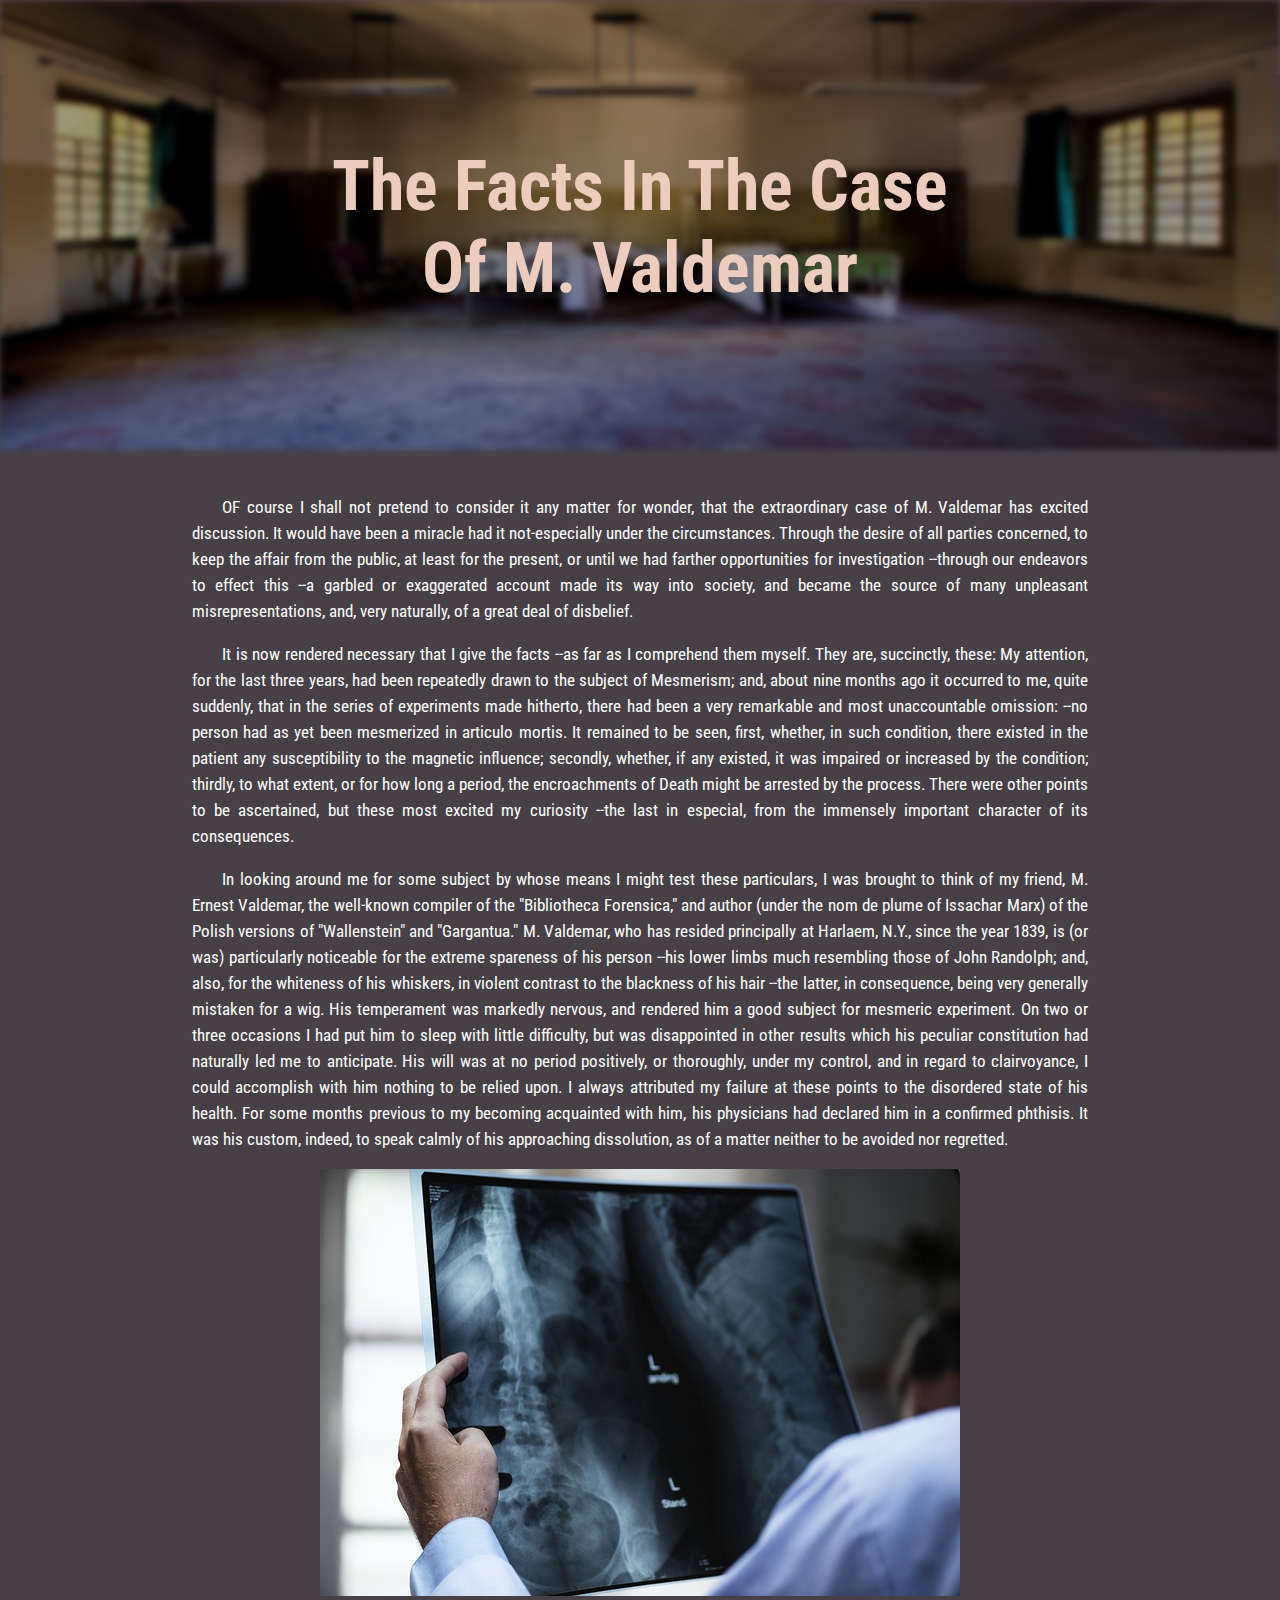
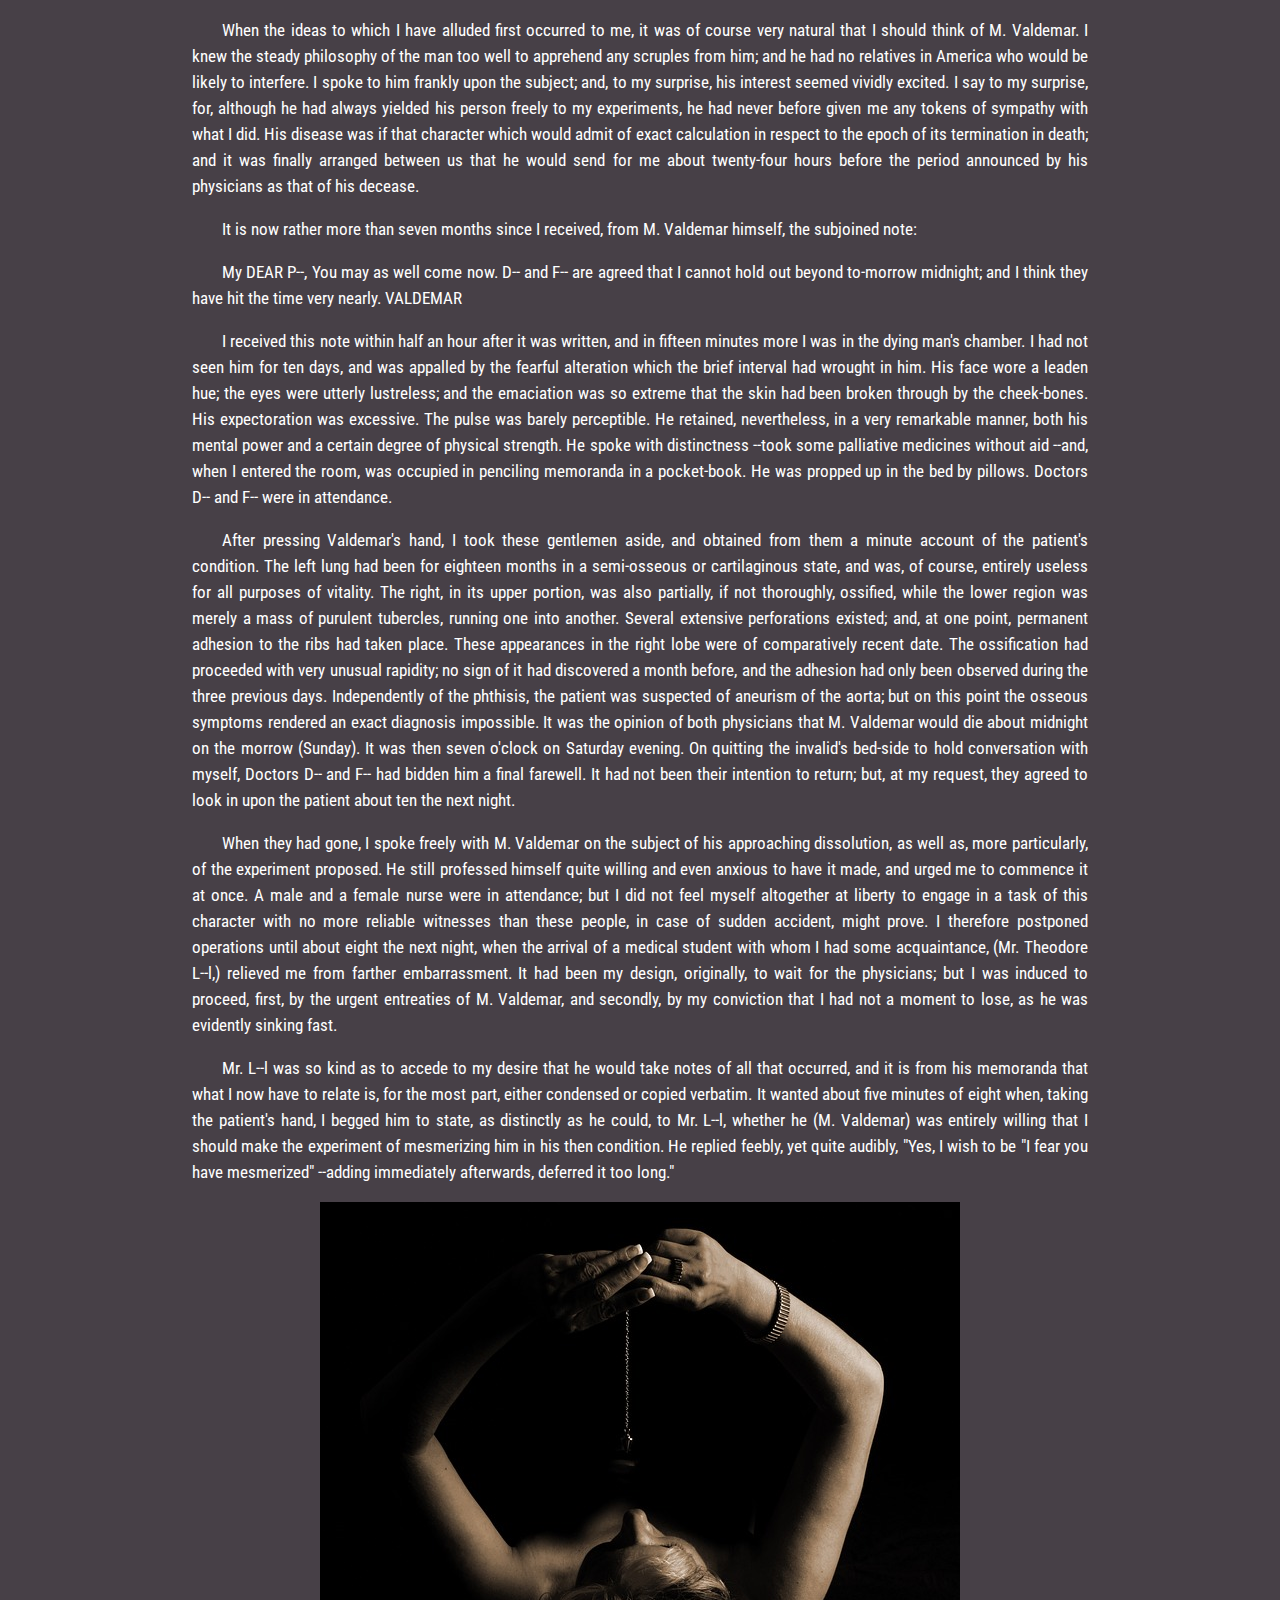
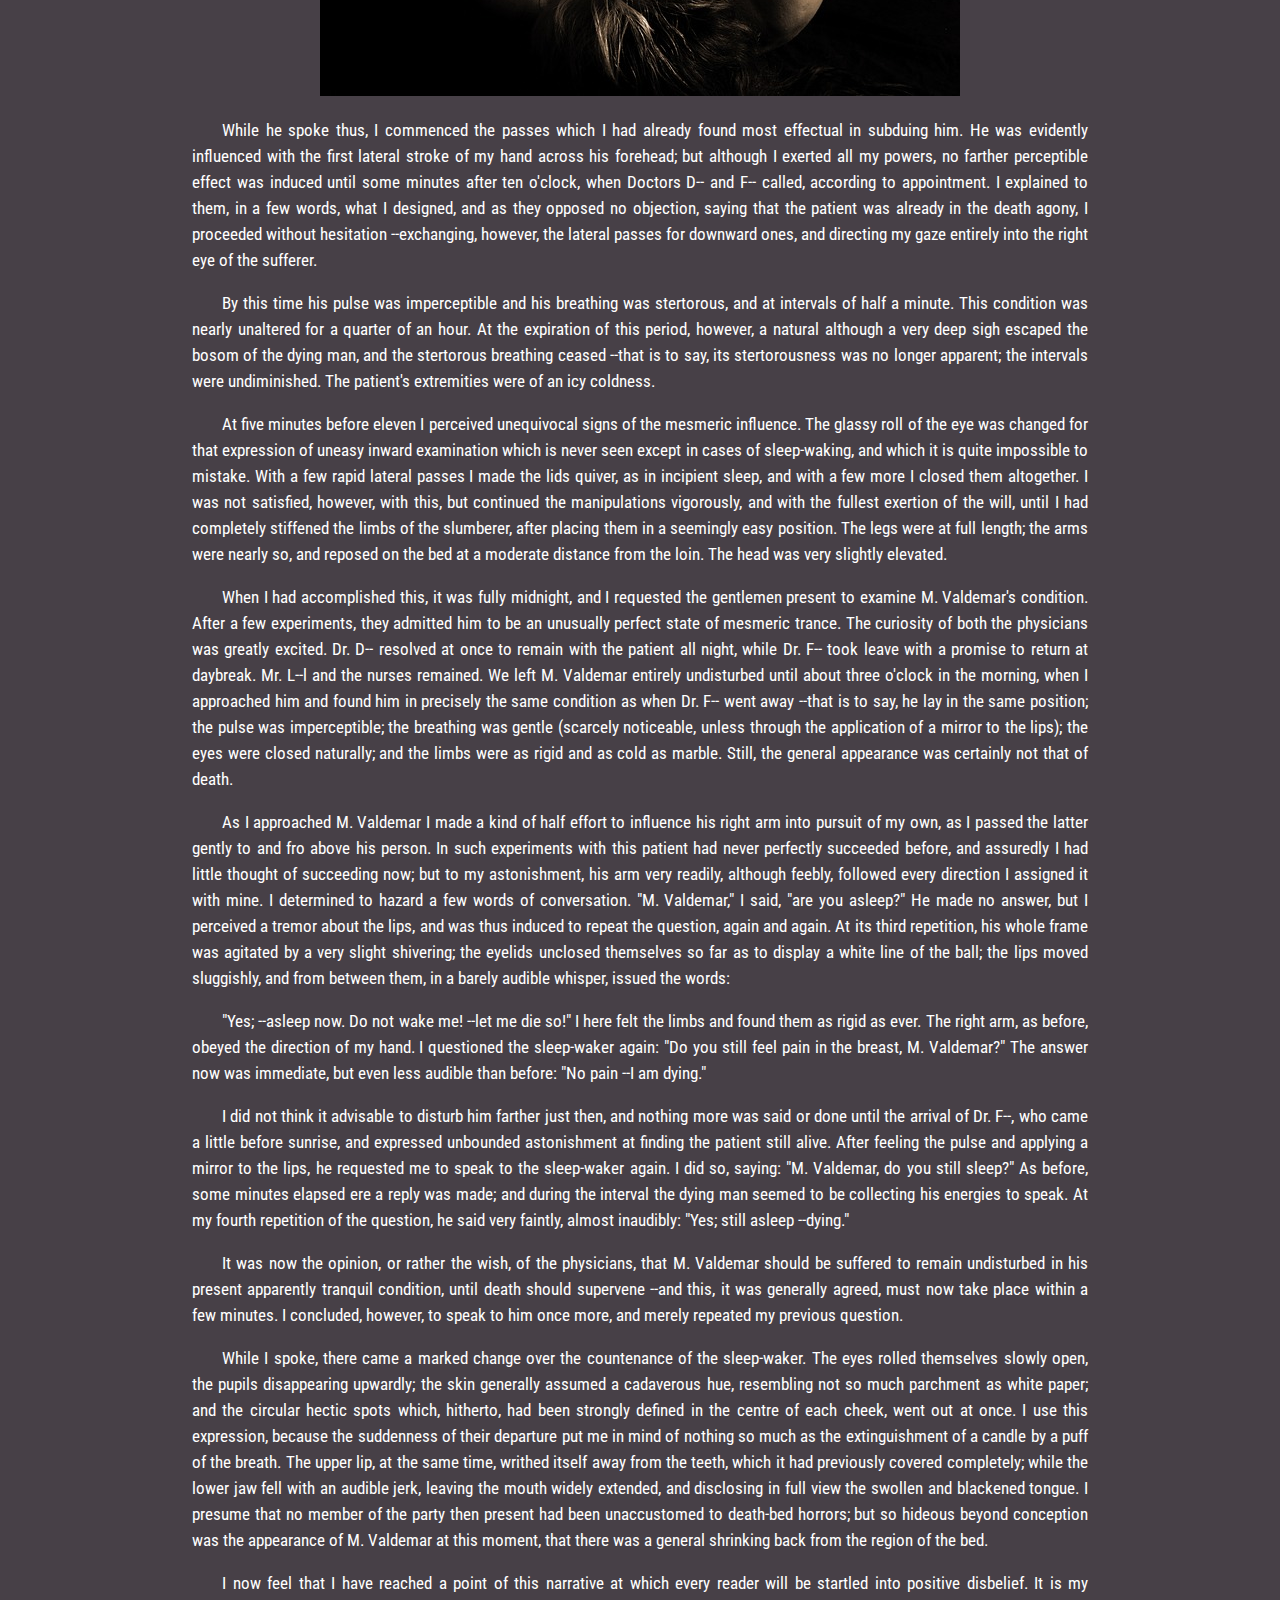
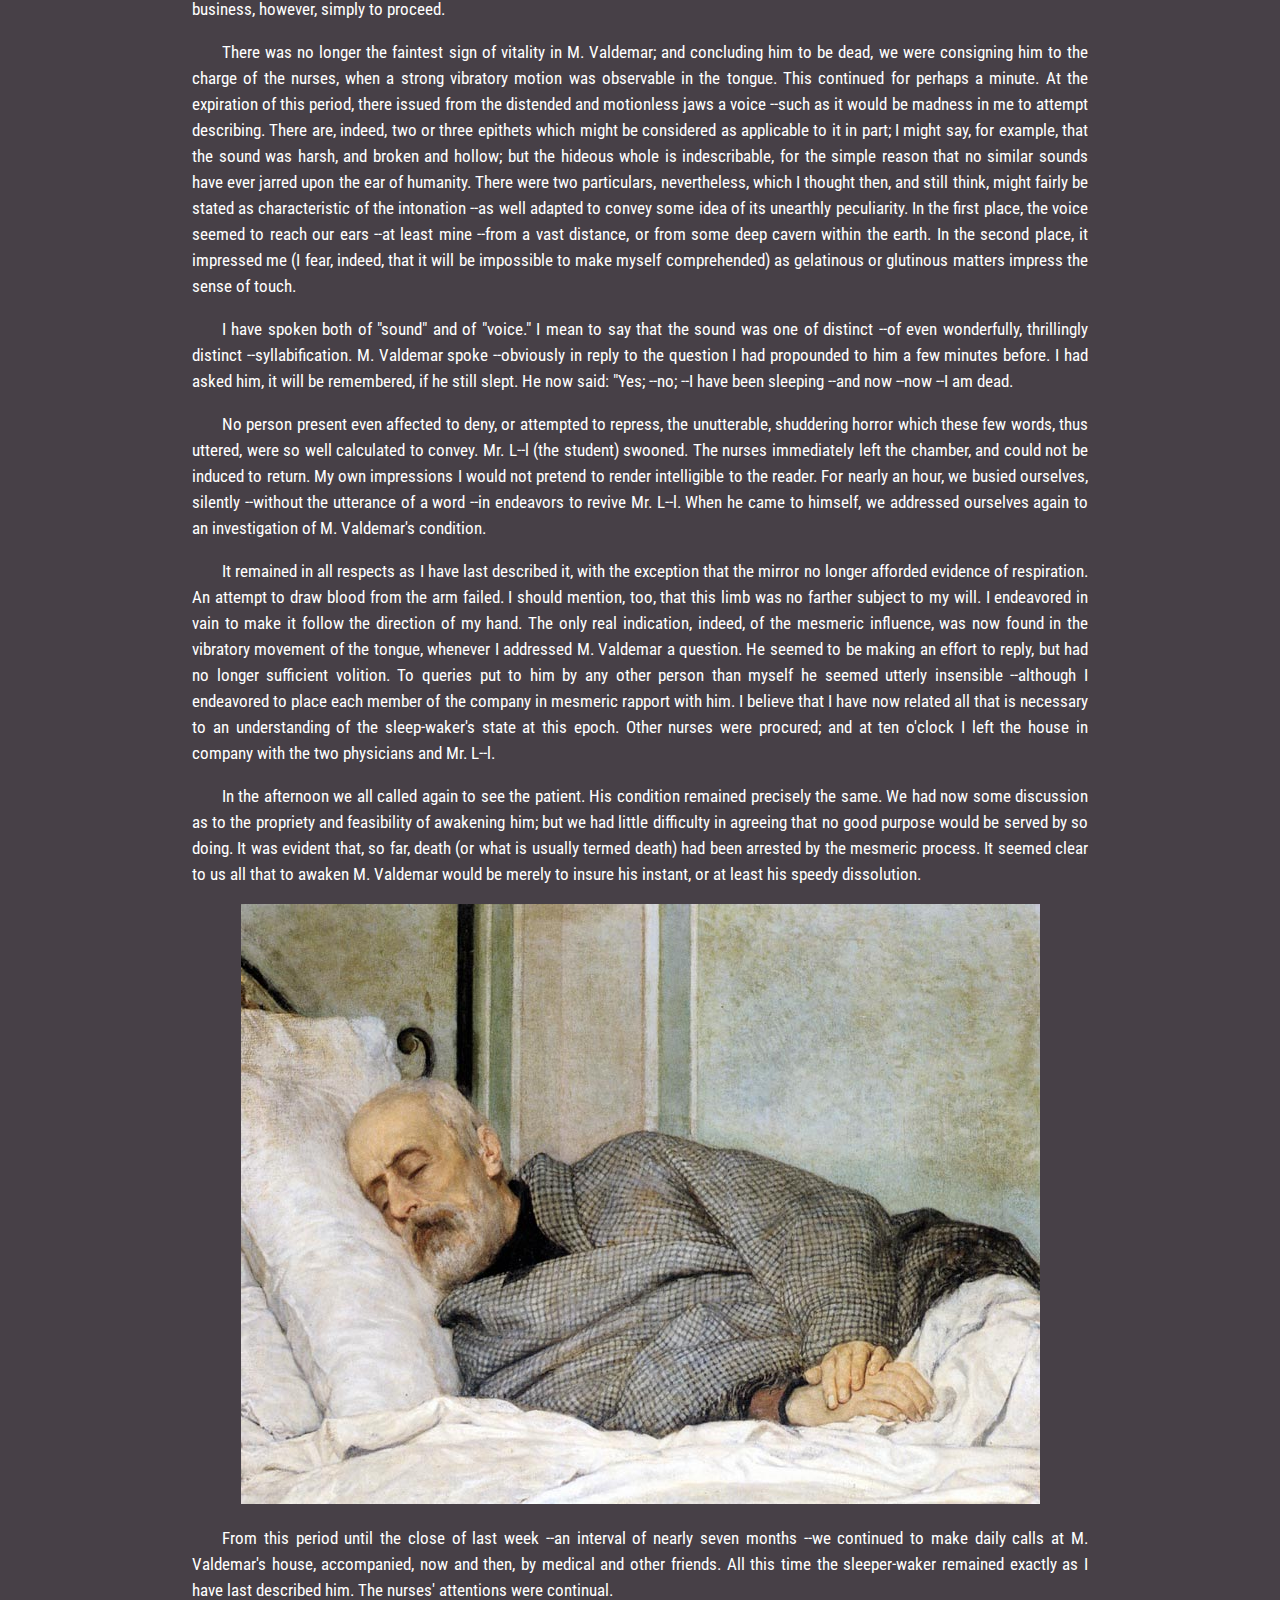
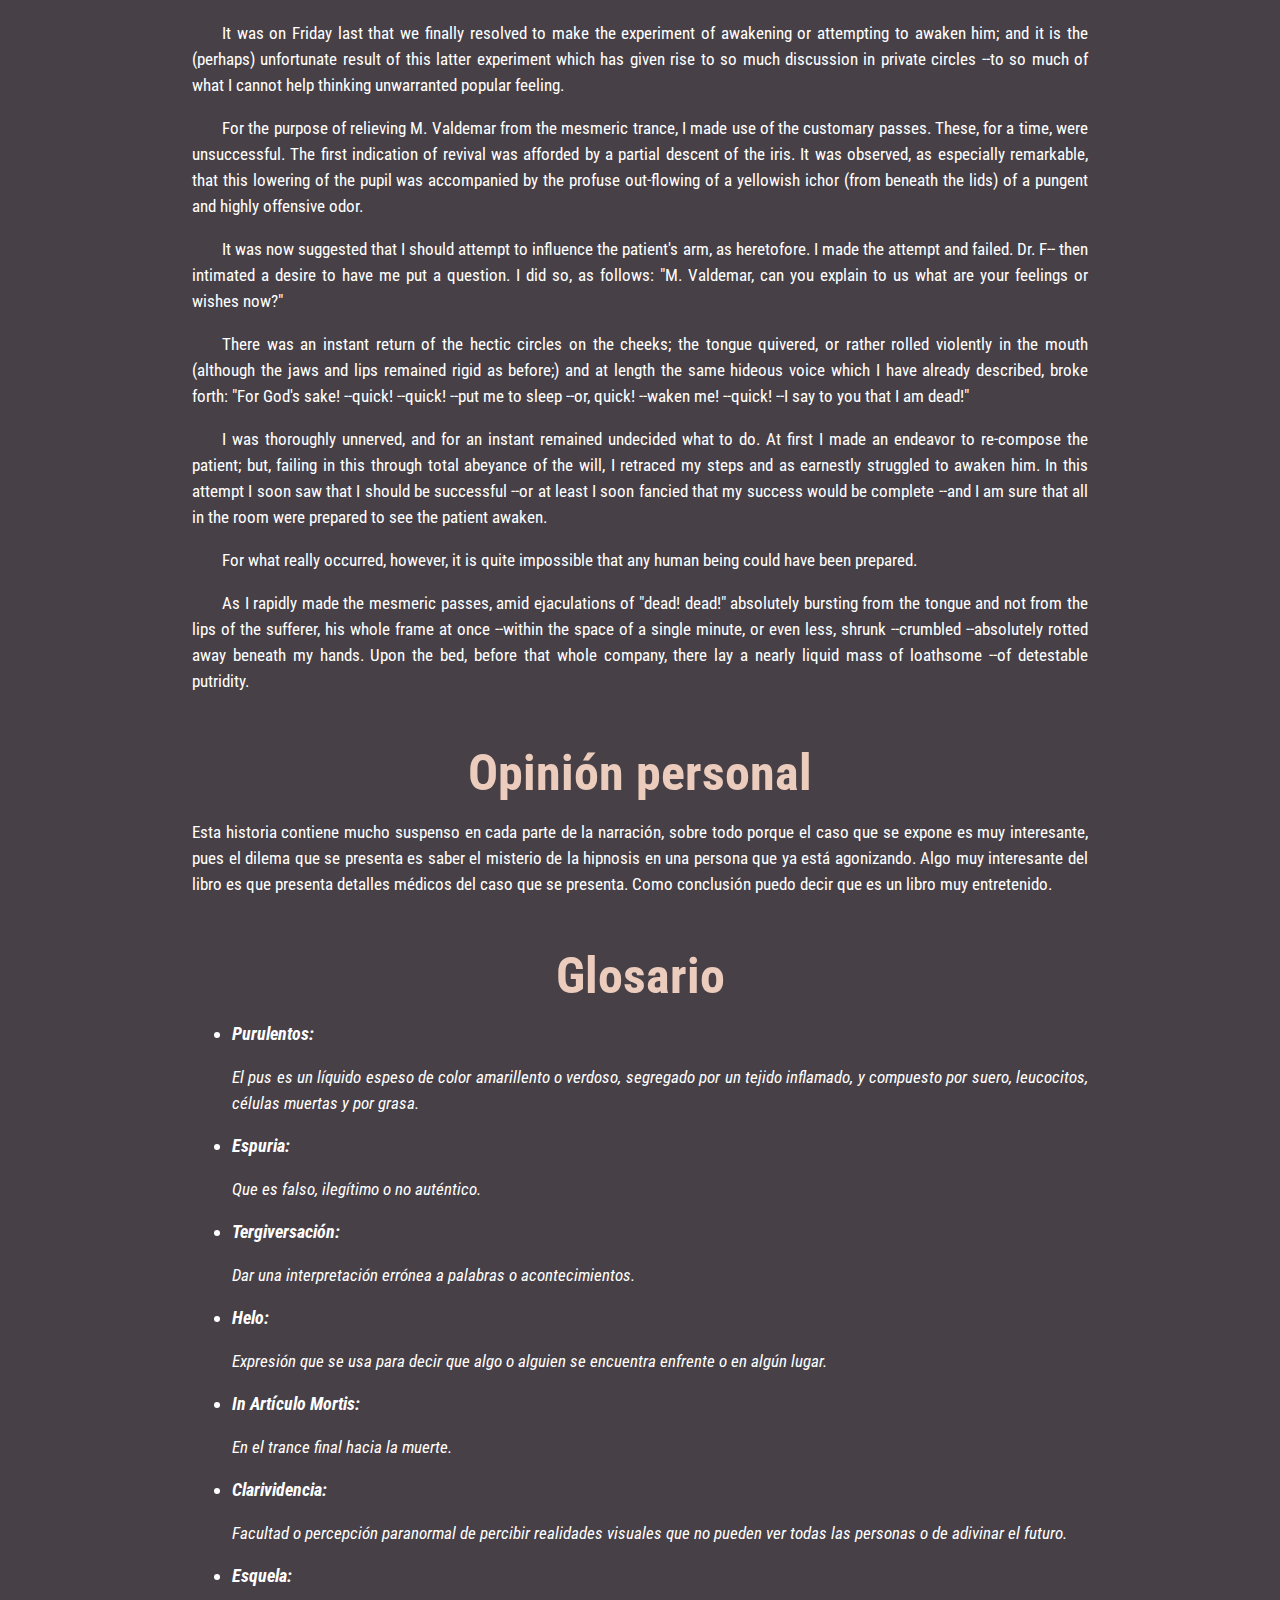
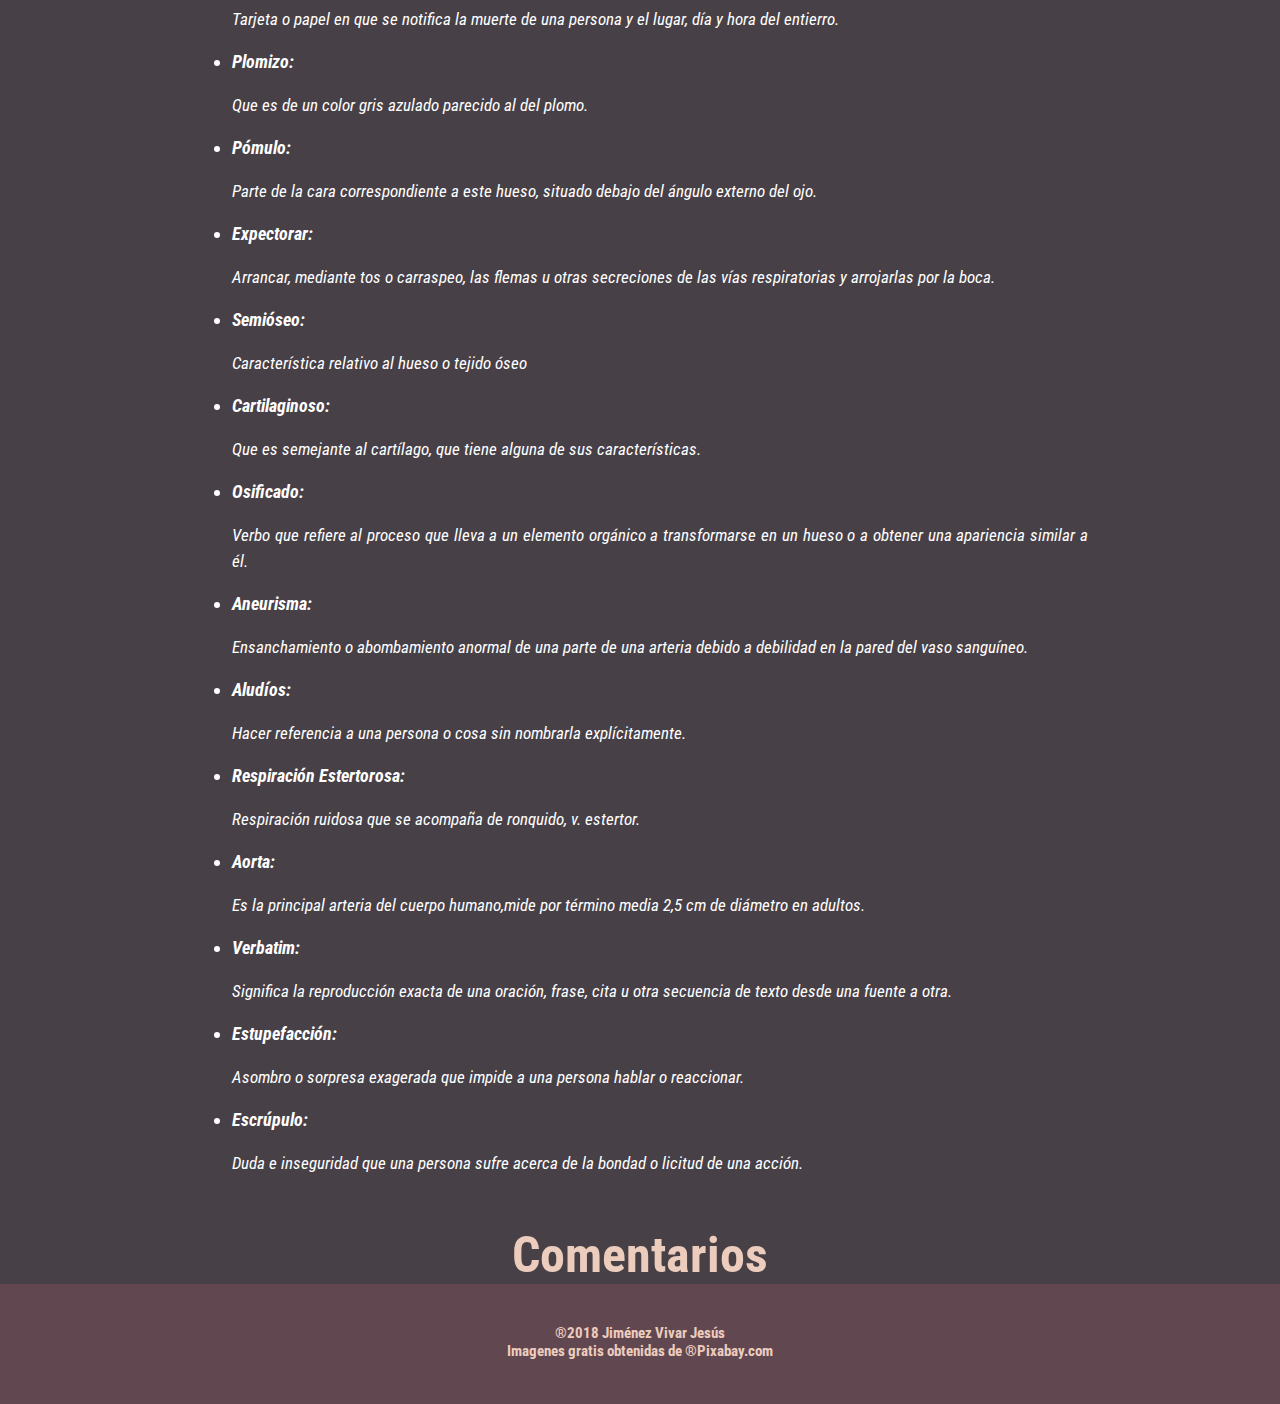
<file: valdemar.html>
<!DOCTYPE html>
   <head>
     <meta charset="UTF-8">
     <title>La Verdad Sobre El Caso Del Señor Valdemar</title>
      <link rel = "stylesheet" href ="css/estilo.css" />
      <link href="https://fonts.googleapis.com/css?family=Dancing+Script:700|Roboto:400,700|Roboto+Condensed:300,400,700" rel="stylesheet">
   </head>
   <body>
     <div class="menu">
       <h5>La Verdad Sobre El Caso Del Señor Valdemar</h5>
       <a href="#lectura" class="btn">Lectura</a>
       <a href="#opinion" class="btn">Opinión Personal</a>
       <a href="#glosario" class="btn">Glosario</a>
       <a href="#comentarios" class="btn">Comentarios</a>
     </div>
     <a href="index.html"><img src="img/atras.png" class="atras"></a>
     <a name="lectura">
     <img src="img/hospital.jpg" class="img-principal">
     <h1 class="titulo-cuento">The Facts In The Case Of M. Valdemar</h1>
     
     <div class="centro">
         <p class="p-centro"><span class="sangria">O</span>F course I shall not pretend to consider it any matter for wonder, that the extraordinary case of M. Valdemar has excited discussion. It would have been a miracle had it not-especially under the circumstances. Through the desire of all parties concerned, to keep the affair from the public, at least for the present, or until we had farther opportunities for investigation --through our endeavors to effect this --a garbled or exaggerated account made its way into society, and became the source of many unpleasant misrepresentations, and, very naturally, of a great deal of disbelief.</p>
         <p class="p-centro"><span class="sangria">I</span>t is now rendered necessary that I give the facts --as far as I comprehend them myself. They are, succinctly, these: My attention, for the last three years, had been repeatedly drawn to the subject of Mesmerism; and, about nine months ago it occurred to me, quite suddenly, that in the series of experiments made hitherto, there had been a very remarkable and most unaccountable omission: --no person had as yet been mesmerized in articulo mortis. It remained to be seen, first, whether, in such condition, there existed in the patient any susceptibility to the magnetic influence; secondly, whether, if any existed, it was impaired or increased by the condition; thirdly, to what extent, or for how long a period, the encroachments of Death might be arrested by the process. There were other points to be ascertained, but these most excited my curiosity --the last in especial, from the immensely important character of its consequences.</p>
        <p class="p-centro"><span class="sangria">I</span>n looking around me for some subject by whose means I might test these particulars, I was brought to think of my friend, M. Ernest Valdemar, the well-known compiler of the "Bibliotheca Forensica," and author (under the nom de plume of Issachar Marx) of the Polish versions of "Wallenstein" and "Gargantua." M. Valdemar, who has resided principally at Harlaem, N.Y., since the year 1839, is (or was) particularly noticeable for the extreme spareness of his person --his lower limbs much resembling those of John Randolph; and, also, for the whiteness of his whiskers, in violent contrast to the blackness of his hair --the latter, in consequence, being very generally mistaken for a wig. His temperament was markedly nervous, and rendered him a good subject for mesmeric experiment. On two or three occasions I had put him to sleep with little difficulty, but was disappointed in other results which his peculiar constitution had naturally led me to anticipate. His will was at no period positively, or thoroughly, under my control, and in regard to clairvoyance, I could accomplish with him nothing to be relied upon. I always attributed my failure at these points to the disordered state of his health. For some months previous to my becoming acquainted with him, his physicians had declared him in a confirmed phthisis. It was his custom, indeed, to speak calmly of his approaching dissolution, as of a matter neither to be avoided nor regretted.</p>
        <img src="img/valdemar1.jpg">
        <p class="p-centro"><span class="sangria">W</span>hen the ideas to which I have alluded first occurred to me, it was of course very natural that I should think of M. Valdemar. I knew the steady philosophy of the man too well to apprehend any scruples from him; and he had no relatives in America who would be likely to interfere. I spoke to him frankly upon the subject; and, to my surprise, his interest seemed vividly excited. I say to my surprise, for, although he had always yielded his person freely to my experiments, he had never before given me any tokens of sympathy with what I did. His disease was if that character which would admit of exact calculation in respect to the epoch of its termination in death; and it was finally arranged between us that he would send for me about twenty-four hours before the period announced by his physicians as that of his decease.</p>
        <p class="p-centro"><span class="sangria">I</span>t is now rather more than seven months since I received, from M. Valdemar himself, the subjoined note: </p>
        <p class="p-centro"><span class="sangria">M</span>y DEAR P--, You may as well come now. D-- and F-- are agreed that I cannot hold out beyond to-morrow midnight; and I think they have hit the time very nearly. VALDEMAR</p>
        <p class="p-centro"><span class="sangria">I</span> received this note within half an hour after it was written, and in fifteen minutes more I was in the dying man's chamber. I had not seen him for ten days, and was appalled by the fearful alteration which the brief interval had wrought in him. His face wore a leaden hue; the eyes were utterly lustreless; and the emaciation was so extreme that the skin had been broken through by the cheek-bones. His expectoration was excessive. The pulse was barely perceptible. He retained, nevertheless, in a very remarkable manner, both his mental power and a certain degree of physical strength. He spoke with distinctness --took some palliative medicines without aid --and, when I entered the room, was occupied in penciling memoranda in a pocket-book. He was propped up in the bed by pillows. Doctors D-- and F-- were in attendance. </p>
        <p class="p-centro"><span class="sangria">A</span>fter pressing Valdemar's hand, I took these gentlemen aside, and obtained from them a minute account of the patient's condition. The left lung had been for eighteen months in a semi-osseous or cartilaginous state, and was, of course, entirely useless for all purposes of vitality. The right, in its upper portion, was also partially, if not thoroughly, ossified, while the lower region was merely a mass of purulent tubercles, running one into another. Several extensive perforations existed; and, at one point, permanent adhesion to the ribs had taken place. These appearances in the right lobe were of comparatively recent date. The ossification had proceeded with very unusual rapidity; no sign of it had discovered a month before, and the adhesion had only been observed during the three previous days. Independently of the phthisis, the patient was suspected of aneurism of the aorta; but on this point the osseous symptoms rendered an exact diagnosis impossible. It was the opinion of both physicians that M. Valdemar would die about midnight on the morrow (Sunday). It was then seven o'clock on Saturday evening. On quitting the invalid's bed-side to hold conversation with myself, Doctors D-- and F-- had bidden him a final farewell. It had not been their intention to return; but, at my request, they agreed to look in upon the patient about ten the next night. </p>
        <p class="p-centro"><span class="sangria">W</span>hen they had gone, I spoke freely with M. Valdemar on the subject of his approaching dissolution, as well as, more particularly, of the experiment proposed. He still professed himself quite willing and even anxious to have it made, and urged me to commence it at once. A male and a female nurse were in attendance; but I did not feel myself altogether at liberty to engage in a task of this character with no more reliable witnesses than these people, in case of sudden accident, might prove. I therefore postponed operations until about eight the next night, when the arrival of a medical student with whom I had some acquaintance, (Mr. Theodore L--l,) relieved me from farther embarrassment. It had been my design, originally, to wait for the physicians; but I was induced to proceed, first, by the urgent entreaties of M. Valdemar, and secondly, by my conviction that I had not a moment to lose, as he was evidently sinking fast. </p>
        <p class="p-centro"><span class="sangria">M</span>r. L--l was so kind as to accede to my desire that he would take notes of all that occurred, and it is from his memoranda that what I now have to relate is, for the most part, either condensed or copied verbatim. It wanted about five minutes of eight when, taking the patient's hand, I begged him to state, as distinctly as he could, to Mr. L--l, whether he (M. Valdemar) was entirely willing that I should make the experiment of mesmerizing him in his then condition. He replied feebly, yet quite audibly, "Yes, I wish to be "I fear you have mesmerized" --adding immediately afterwards, deferred it too long."</p>
        <img src="img/valdemar2.jpg">
        <p class="p-centro"><span class="sangria">W</span>hile he spoke thus, I commenced the passes which I had already found most effectual in subduing him. He was evidently influenced with the first lateral stroke of my hand across his forehead; but although I exerted all my powers, no farther perceptible effect was induced until some minutes after ten o'clock, when Doctors D-- and F-- called, according to appointment. I explained to them, in a few words, what I designed, and as they opposed no objection, saying that the patient was already in the death agony, I proceeded without hesitation --exchanging, however, the lateral passes for downward ones, and directing my gaze entirely into the right eye of the sufferer. </p>
        <p class="p-centro"><span class="sangria">B</span>y this time his pulse was imperceptible and his breathing was stertorous, and at intervals of half a minute. This condition was nearly unaltered for a quarter of an hour. At the expiration of this period, however, a natural although a very deep sigh escaped the bosom of the dying man, and the stertorous breathing ceased --that is to say, its stertorousness was no longer apparent; the intervals were undiminished. The patient's extremities were of an icy coldness. </p>
        <p class="p-centro"><span class="sangria">A</span>t five minutes before eleven I perceived unequivocal signs of the mesmeric influence. The glassy roll of the eye was changed for that expression of uneasy inward examination which is never seen except in cases of sleep-waking, and which it is quite impossible to mistake. With a few rapid lateral passes I made the lids quiver, as in incipient sleep, and with a few more I closed them altogether. I was not satisfied, however, with this, but continued the manipulations vigorously, and with the fullest exertion of the will, until I had completely stiffened the limbs of the slumberer, after placing them in a seemingly easy position. The legs were at full length; the arms were nearly so, and reposed on the bed at a moderate distance from the loin. The head was very slightly elevated. </p>
        <p class="p-centro"><span class="sangria">W</span>hen I had accomplished this, it was fully midnight, and I requested the gentlemen present to examine M. Valdemar's condition. After a few experiments, they admitted him to be an unusually perfect state of mesmeric trance. The curiosity of both the physicians was greatly excited. Dr. D-- resolved at once to remain with the patient all night, while Dr. F-- took leave with a promise to return at daybreak. Mr. L--l and the nurses remained. We left M. Valdemar entirely undisturbed until about three o'clock in the morning, when I approached him and found him in precisely the same condition as when Dr. F-- went away --that is to say, he lay in the same position; the pulse was imperceptible; the breathing was gentle (scarcely noticeable, unless through the application of a mirror to the lips); the eyes were closed naturally; and the limbs were as rigid and as cold as marble. Still, the general appearance was certainly not that of death. </p>
        <p class="p-centro"><span class="sangria">A</span>s I approached M. Valdemar I made a kind of half effort to influence his right arm into pursuit of my own, as I passed the latter gently to and fro above his person. In such experiments with this patient had never perfectly succeeded before, and assuredly I had little thought of succeeding now; but to my astonishment, his arm very readily, although feebly, followed every direction I assigned it with mine. I determined to hazard a few words of conversation. "M. Valdemar," I said, "are you asleep?" He made no answer, but I perceived a tremor about the lips, and was thus induced to repeat the question, again and again. At its third repetition, his whole frame was agitated by a very slight shivering; the eyelids unclosed themselves so far as to display a white line of the ball; the lips moved sluggishly, and from between them, in a barely audible whisper, issued the words: </p>
        <p class="p-centro"><span class="sangria">"</span>Yes; --asleep now. Do not wake me! --let me die so!" I here felt the limbs and found them as rigid as ever. The right arm, as before, obeyed the direction of my hand. I questioned the sleep-waker again: "Do you still feel pain in the breast, M. Valdemar?" The answer now was immediate, but even less audible than before: "No pain --I am dying." </p>
        <p class="p-centro"><span class="sangria">I</span> did not think it advisable to disturb him farther just then, and nothing more was said or done until the arrival of Dr. F--, who came a little before sunrise, and expressed unbounded astonishment at finding the patient still alive. After feeling the pulse and applying a mirror to the lips, he requested me to speak to the sleep-waker again. I did so, saying: "M. Valdemar, do you still sleep?" As before, some minutes elapsed ere a reply was made; and during the interval the dying man seemed to be collecting his energies to speak. At my fourth repetition of the question, he said very faintly, almost inaudibly: "Yes; still asleep --dying." </p>
        <p class="p-centro"><span class="sangria">I</span>t was now the opinion, or rather the wish, of the physicians, that M. Valdemar should be suffered to remain undisturbed in his present apparently tranquil condition, until death should supervene --and this, it was generally agreed, must now take place within a few minutes. I concluded, however, to speak to him once more, and merely repeated my previous question. </p>
        <p class="p-centro"><span class="sangria">W</span>hile I spoke, there came a marked change over the countenance of the sleep-waker. The eyes rolled themselves slowly open, the pupils disappearing upwardly; the skin generally assumed a cadaverous hue, resembling not so much parchment as white paper; and the circular hectic spots which, hitherto, had been strongly defined in the centre of each cheek, went out at once. I use this expression, because the suddenness of their departure put me in mind of nothing so much as the extinguishment of a candle by a puff of the breath. The upper lip, at the same time, writhed itself away from the teeth, which it had previously covered completely; while the lower jaw fell with an audible jerk, leaving the mouth widely extended, and disclosing in full view the swollen and blackened tongue. I presume that no member of the party then present had been unaccustomed to death-bed horrors; but so hideous beyond conception was the appearance of M. Valdemar at this moment, that there was a general shrinking back from the region of the bed.</p>
        <p class="p-centro"><span class="sangria">I</span> now feel that I have reached a point of this narrative at which every reader will be startled into positive disbelief. It is my business, however, simply to proceed. </p>
        <p class="p-centro"><span class="sangria">T</span>here was no longer the faintest sign of vitality in M. Valdemar; and concluding him to be dead, we were consigning him to the charge of the nurses, when a strong vibratory motion was observable in the tongue. This continued for perhaps a minute. At the expiration of this period, there issued from the distended and motionless jaws a voice --such as it would be madness in me to attempt describing. There are, indeed, two or three epithets which might be considered as applicable to it in part; I might say, for example, that the sound was harsh, and broken and hollow; but the hideous whole is indescribable, for the simple reason that no similar sounds have ever jarred upon the ear of humanity. There were two particulars, nevertheless, which I thought then, and still think, might fairly be stated as characteristic of the intonation --as well adapted to convey some idea of its unearthly peculiarity. In the first place, the voice seemed to reach our ears --at least mine --from a vast distance, or from some deep cavern within the earth. In the second place, it impressed me (I fear, indeed, that it will be impossible to make myself comprehended) as gelatinous or glutinous matters impress the sense of touch. </p>
        <p class="p-centro"><span class="sangria">I</span> have spoken both of "sound" and of "voice." I mean to say that the sound was one of distinct --of even wonderfully, thrillingly distinct --syllabification. M. Valdemar spoke --obviously in reply to the question I had propounded to him a few minutes before. I had asked him, it will be remembered, if he still slept. He now said: "Yes; --no; --I have been sleeping --and now --now --I am dead. </p>
        <p class="p-centro"><span class="sangria">N</span>o person present even affected to deny, or attempted to repress, the unutterable, shuddering horror which these few words, thus uttered, were so well calculated to convey. Mr. L--l (the student) swooned. The nurses immediately left the chamber, and could not be induced to return. My own impressions I would not pretend to render intelligible to the reader. For nearly an hour, we busied ourselves, silently --without the utterance of a word --in endeavors to revive Mr. L--l. When he came to himself, we addressed ourselves again to an investigation of M. Valdemar's condition. </p>
        <p class="p-centro"><span class="sangria">I</span>t remained in all respects as I have last described it, with the exception that the mirror no longer afforded evidence of respiration. An attempt to draw blood from the arm failed. I should mention, too, that this limb was no farther subject to my will. I endeavored in vain to make it follow the direction of my hand. The only real indication, indeed, of the mesmeric influence, was now found in the vibratory movement of the tongue, whenever I addressed M. Valdemar a question. He seemed to be making an effort to reply, but had no longer sufficient volition. To queries put to him by any other person than myself he seemed utterly insensible --although I endeavored to place each member of the company in mesmeric rapport with him. I believe that I have now related all that is necessary to an understanding of the sleep-waker's state at this epoch. Other nurses were procured; and at ten o'clock I left the house in company with the two physicians and Mr. L--l. </p>
        <p class="p-centro"><span class="sangria">I</span>n the afternoon we all called again to see the patient. His condition remained precisely the same. We had now some discussion as to the propriety and feasibility of awakening him; but we had little difficulty in agreeing that no good purpose would be served by so doing. It was evident that, so far, death (or what is usually termed death) had been arrested by the mesmeric process. It seemed clear to us all that to awaken M. Valdemar would be merely to insure his instant, or at least his speedy dissolution. </p>
        <img src="img/valdemar3.jpg">
        <p class="p-centro"><span class="sangria">F</span>rom this period until the close of last week --an interval of nearly seven months --we continued to make daily calls at M. Valdemar's house, accompanied, now and then, by medical and other friends. All this time the sleeper-waker remained exactly as I have last described him. The nurses' attentions were continual. </p>
        <p class="p-centro"><span class="sangria">I</span>t was on Friday last that we finally resolved to make the experiment of awakening or attempting to awaken him; and it is the (perhaps) unfortunate result of this latter experiment which has given rise to so much discussion in private circles --to so much of what I cannot help thinking unwarranted popular feeling. </p>
        <p class="p-centro"><span class="sangria">F</span>or the purpose of relieving M. Valdemar from the mesmeric trance, I made use of the customary passes. These, for a time, were unsuccessful. The first indication of revival was afforded by a partial descent of the iris. It was observed, as especially remarkable, that this lowering of the pupil was accompanied by the profuse out-flowing of a yellowish ichor (from beneath the lids) of a pungent and highly offensive odor. </p>
        <p class="p-centro"><span class="sangria">I</span>t was now suggested that I should attempt to influence the patient's arm, as heretofore. I made the attempt and failed. Dr. F-- then intimated a desire to have me put a question. I did so, as follows: "M. Valdemar, can you explain to us what are your feelings or wishes now?" </p>
        <p class="p-centro"><span class="sangria">T</span>here was an instant return of the hectic circles on the cheeks; the tongue quivered, or rather rolled violently in the mouth (although the jaws and lips remained rigid as before;) and at length the same hideous voice which I have already described, broke forth: "For God's sake! --quick! --quick! --put me to sleep --or, quick! --waken me! --quick! --I say to you that I am dead!" </p>
        <p class="p-centro"><span class="sangria">I</span> was thoroughly unnerved, and for an instant remained undecided what to do. At first I made an endeavor to re-compose the patient; but, failing in this through total abeyance of the will, I retraced my steps and as earnestly struggled to awaken him. In this attempt I soon saw that I should be successful --or at least I soon fancied that my success would be complete --and I am sure that all in the room were prepared to see the patient awaken. </p>
        <p class="p-centro"><span class="sangria">F</span>or what really occurred, however, it is quite impossible that any human being could have been prepared. </p>
        <p class="p-centro"><span class="sangria">A</span>s I rapidly made the mesmeric passes, amid ejaculations of "dead! dead!" absolutely bursting from the tongue and not from the lips of the sufferer, his whole frame at once --within the space of a single minute, or even less, shrunk --crumbled --absolutely rotted away beneath my hands. <a name="opinion">Upon the bed, before that whole company, there lay a nearly liquid mass of loathsome --of detestable putridity.</p>
  
        <h2>Opinión personal</h2>
            <p>Esta historia contiene mucho suspenso en cada parte de la narración, sobre todo porque el caso que se expone es muy interesante, pues el dilema que se presenta es saber el misterio de la hipnosis en una persona que ya está agonizando. Algo muy interesante del libro es que presenta detalles médicos del caso que se presenta. Como conclusión puedo decir que es un libro muy entretenido.</p>
        <a name="glosario">
        <h2>Glosario</h2>
             <ul class="lista-izquierda">
               <li>Purulentos: <p>El pus es un líquido espeso de color amarillento o verdoso, segregado por un tejido inflamado, y compuesto por suero, leucocitos, células muertas y por grasa.</p></li>
               <li>Espuria: <p>Que es falso, ilegítimo o no auténtico.</p></li>
               <li>Tergiversación: <p>Dar una interpretación errónea a palabras o acontecimientos.</p></li>
               <li>Helo: <p>Expresión que se usa para decir que algo o alguien se encuentra enfrente o en algún lugar.</p></li>
               <li>In Artículo Mortis: <p>En el trance final hacia la muerte.</p></li>
               <li>Clarividencia: <p>Facultad o percepción paranormal de percibir realidades visuales que no pueden ver todas las personas o de adivinar el futuro.</p></li>
               <li>Esquela: <p>Tarjeta o papel en que se notifica la muerte de una persona y el lugar, día y hora del entierro.</p></li>
               <li>Plomizo: <p>Que es de un color gris azulado parecido al del plomo.</p></li>
               <li>Pómulo: <p>Parte de la cara correspondiente a este hueso, situado debajo del ángulo externo del ojo.</p></li>
               <li>Expectorar: <p>Arrancar, mediante tos o carraspeo, las flemas u otras secreciones de las vías respiratorias y arrojarlas por la boca.</p></li>
               <li>Semióseo: <p>Característica relativo al hueso o tejido óseo</p></li>
               <li>Cartilaginoso: <p>Que es semejante al cartílago, que tiene alguna de sus características.</p></li>
               <li>Osificado: <p>Verbo que refiere al proceso que lleva a un elemento orgánico a transformarse en un hueso o a obtener una apariencia similar a él.</p></li>
               <li>Aneurisma: <p>Ensanchamiento o abombamiento anormal de una parte de una arteria debido a debilidad en la pared del vaso sanguíneo.</p></li>
               <li>Aludíos: <p>Hacer referencia a una persona o cosa sin nombrarla explícitamente.</p></li>
               <li>Respiración Estertorosa: <p>Respiración ruidosa que se acompaña de ronquido, v. estertor.</p></li>
               <li>Aorta: <p>Es la principal arteria del cuerpo humano,mide por término media 2,5 cm de diámetro en adultos.</p></li>
               <li>Verbatim: <p>Significa la reproducción exacta de una oración, frase, cita u otra secuencia de texto desde una fuente a otra.</p></li>
               <li>Estupefacción: <p>Asombro o sorpresa exagerada que impide a una persona hablar o reaccionar.</p></li>
               <li>Escrúpulo: <p>Duda e inseguridad que una persona sufre acerca de la bondad o licitud de una acción.</p></li>
             </ul>
             <a name="comentarios">
             <h2>Comentarios</h2>
              <div id="disqus_thread"></div>
                <script>
                  (function() {
                    var d = document, s = d.createElement('script');
                    s.src = '//jimenezvivarjesus-github-io.disqus.com/embed.js';
                    s.setAttribute('data-timestamp', +new Date());
                    (d.head || d.body).appendChild(s);
                  })();
                </script>
                <noscript>
                  Please enable JavaScript to view the
                  <a href="https://disqus.com/?ref_noscript" rel="nofollow">comments powered by Disqus.</a>
                </noscript>
     </div>
     <footer>
            <h5 class="text-footer">®2018 Jiménez Vivar Jesús</h5>
            <h5 class="text-footer">Imagenes gratis obtenidas de ®Pixabay.com</h5>
      </footer>
   </body>
 </html>
</file>
<file: css/estilo.css>
body{
    background-color: #474047;
    margin: 0px;
    font-family: 'Roboto Condensed', sans-serif;
}

footer{
   background-color: #614750;
   height: 80px;
   width: 100%;
   padding-top: 40px;
   position: relative;
}

h2{
    font-weight: bold;
    font-size: 50px;
    margin: 50px 0px 0px 0px;
    color: #ECCCBD;
}

h3{
    font-weight: bold;
    font-size: 35px; 
    text-align: left;
    color: #FEE9E4;
}

h5{
     font-size: 20px; 
     font-weight: normal;
     margin: 0px 0px 10px 0px;
     color: #ECCCBD;
}

h6{
    font-size: 20px; 
    font-weight: lighter;
    margin: 0px 0px 20px 0px;
}

li{
    font-style: italic;
    font-weight: bold;
    font-size: 18px;
}

p{
    text-align: justify;
    line-height: 26px;
    font-weight: normal;
    font-size: 17px;
}

.atras{
    position: fixed;
    margin: 25px 0px 0px 60px;
    cursor: pointer;
}

.btn{
    background-color: #A47972;
    color: white;
    font-size: 15px;
    padding: 5px 15px 5px 15px;
    border: 0px;
    font-weight: bold;
    border-radius: 5px;
    text-decoration: none;
    cursor: pointer;
    margin: 0px 5px 0px 5px;
}

.centro{
    margin-left: 15%;
    margin-right: 15%;
    margin-top: 40px;
    text-align: center;
    color: white;
}

.img-principal{
    width: 100%;
    height: 450px;
    margin: 0px;
    -webkit-filter: sepia(100%);
    filter: brightness(60%) blur(3px);
}

.img-tarjeta{
    width: 100%;
    height: 67%;
    filter: grayscale(70%);
}

.letra-ligera{
    font-weight: lighter;
}

.lista-izquierda{
    text-align: left;
    line-height: 26px;
}

.menu{
    width: 100%;
    height: 65px;
    background-color: #614750;
    position: fixed; 
    text-align: center;
    padding-top: 9px;
    box-shadow: 0px 4px 36px -2px rgba(0,0,0,0.32);
}

.sangria{
    margin-left: 30px;
}

.tabla{
    margin-top: 10px;
    display: grid;
    grid-template-columns: auto auto auto;
    margin-left: 12%;
    margin-right: 12%;
}

.tarjeta{
    margin: 0px;
    width: 300px;
    height: 400px;
    box-shadow: 0px 4px 36px 4px rgba(0,0,0,0.53);
    background-color: white;
    margin: 0px 9px 18px 9px;
    text-align: center;
    border-radius: 4px;
}

.tarjeta h1{
    margin-top: 10px;
    font-size: 26px;
    margin-left: 12%;
    margin-right: 12%;
    color: #614750;
}

.text-footer{
  color: #ECCCBD;
  font-weight: bold;
  margin: 0px;
  font-size: 15px;
  text-align: center;
}

.titulo-cuento{
    color: #ECCCBD;
    font-weight: bold;
    font-size: 70px;
    position: absolute;
    top: 20%;
    left: 50%;
    transform: translate(-50%,-50%);
    text-align: center;
}

#titulo-principal{
    font-family: 'Dancing Script', cursive;
    color: #ECCCBD;
    font-weight: bold;
    font-size: 70px;
    position: absolute;
    top: 20%;
    left: 50%;
    transform: translate(-50%,-50%);
    text-align: center;
}

#titulo-principal-2{
    font-family: 'Roboto', cursive;
    color: white;
    font-weight: bold;
    font-size: 28px;
    position: absolute;
    top: 32%;
    left: 50%;
    transform: translate(-50%,-50%);
    text-align: center;
}
</file>
